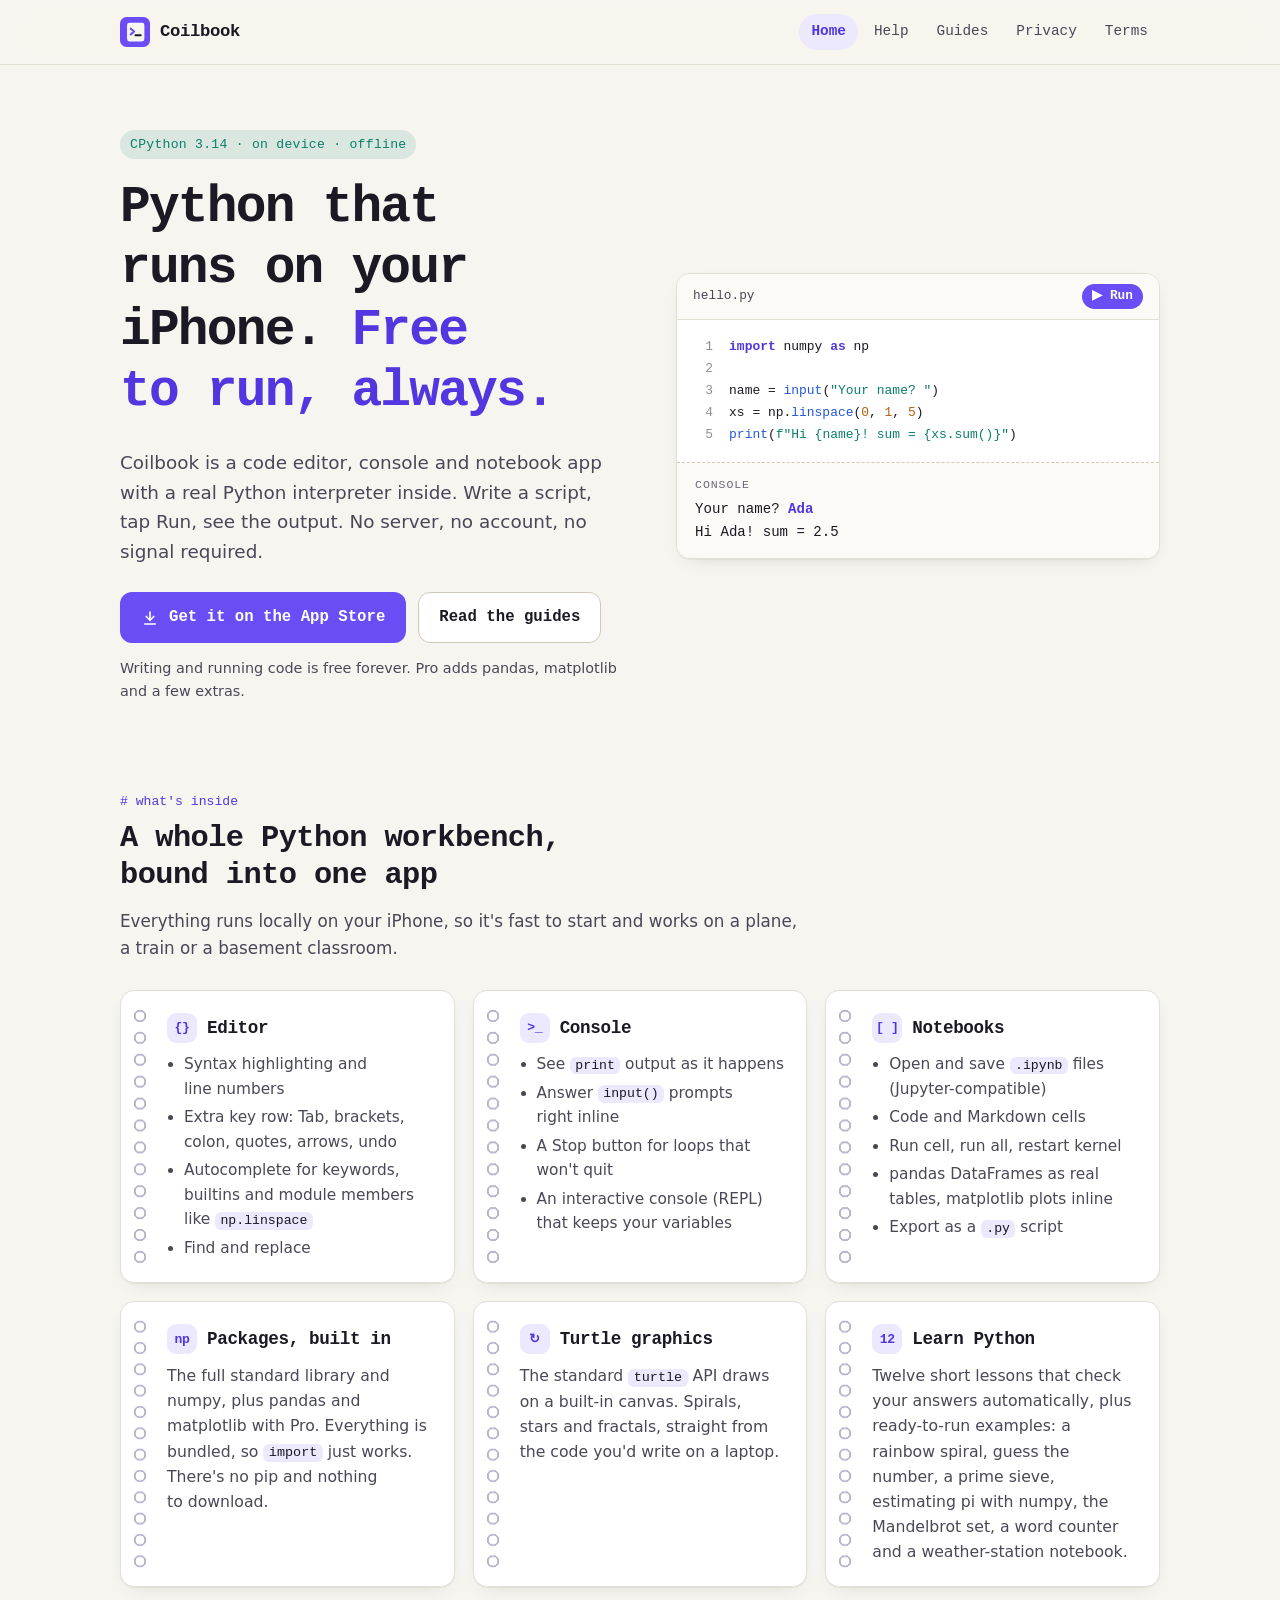
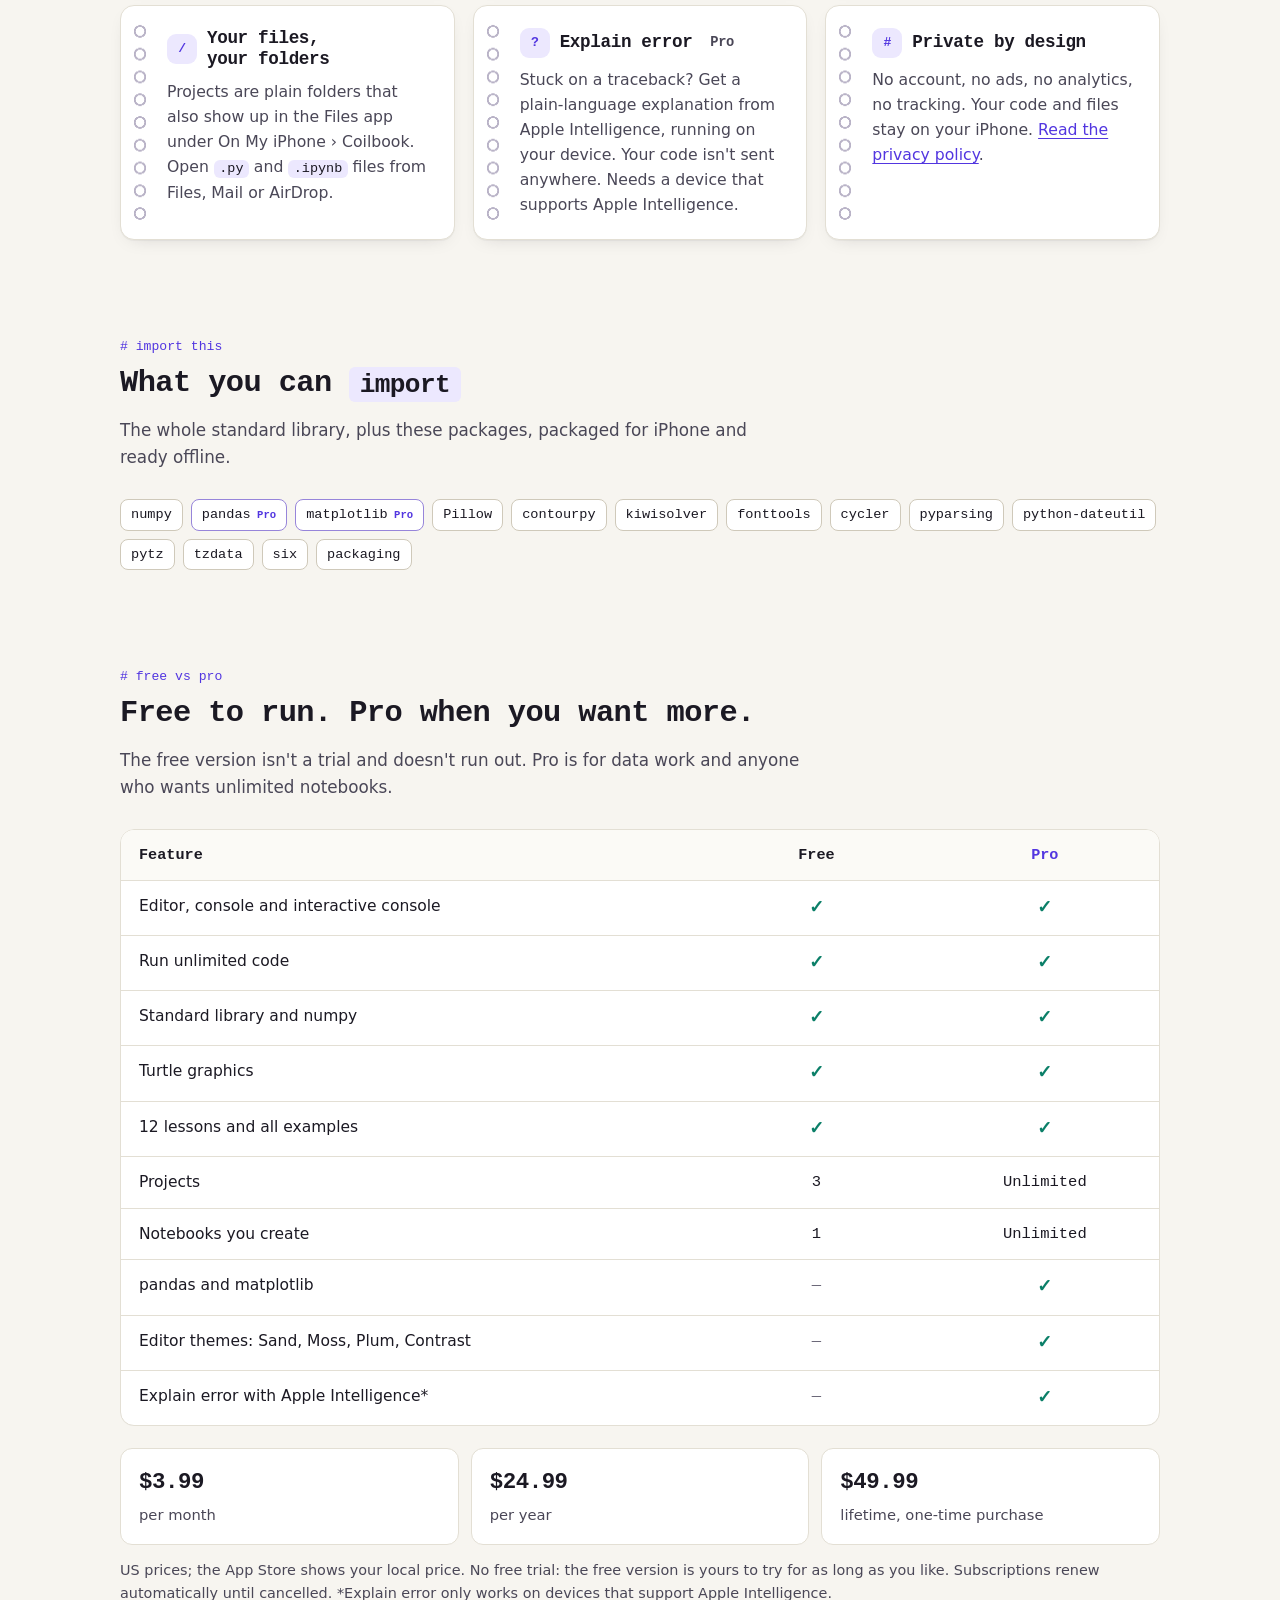
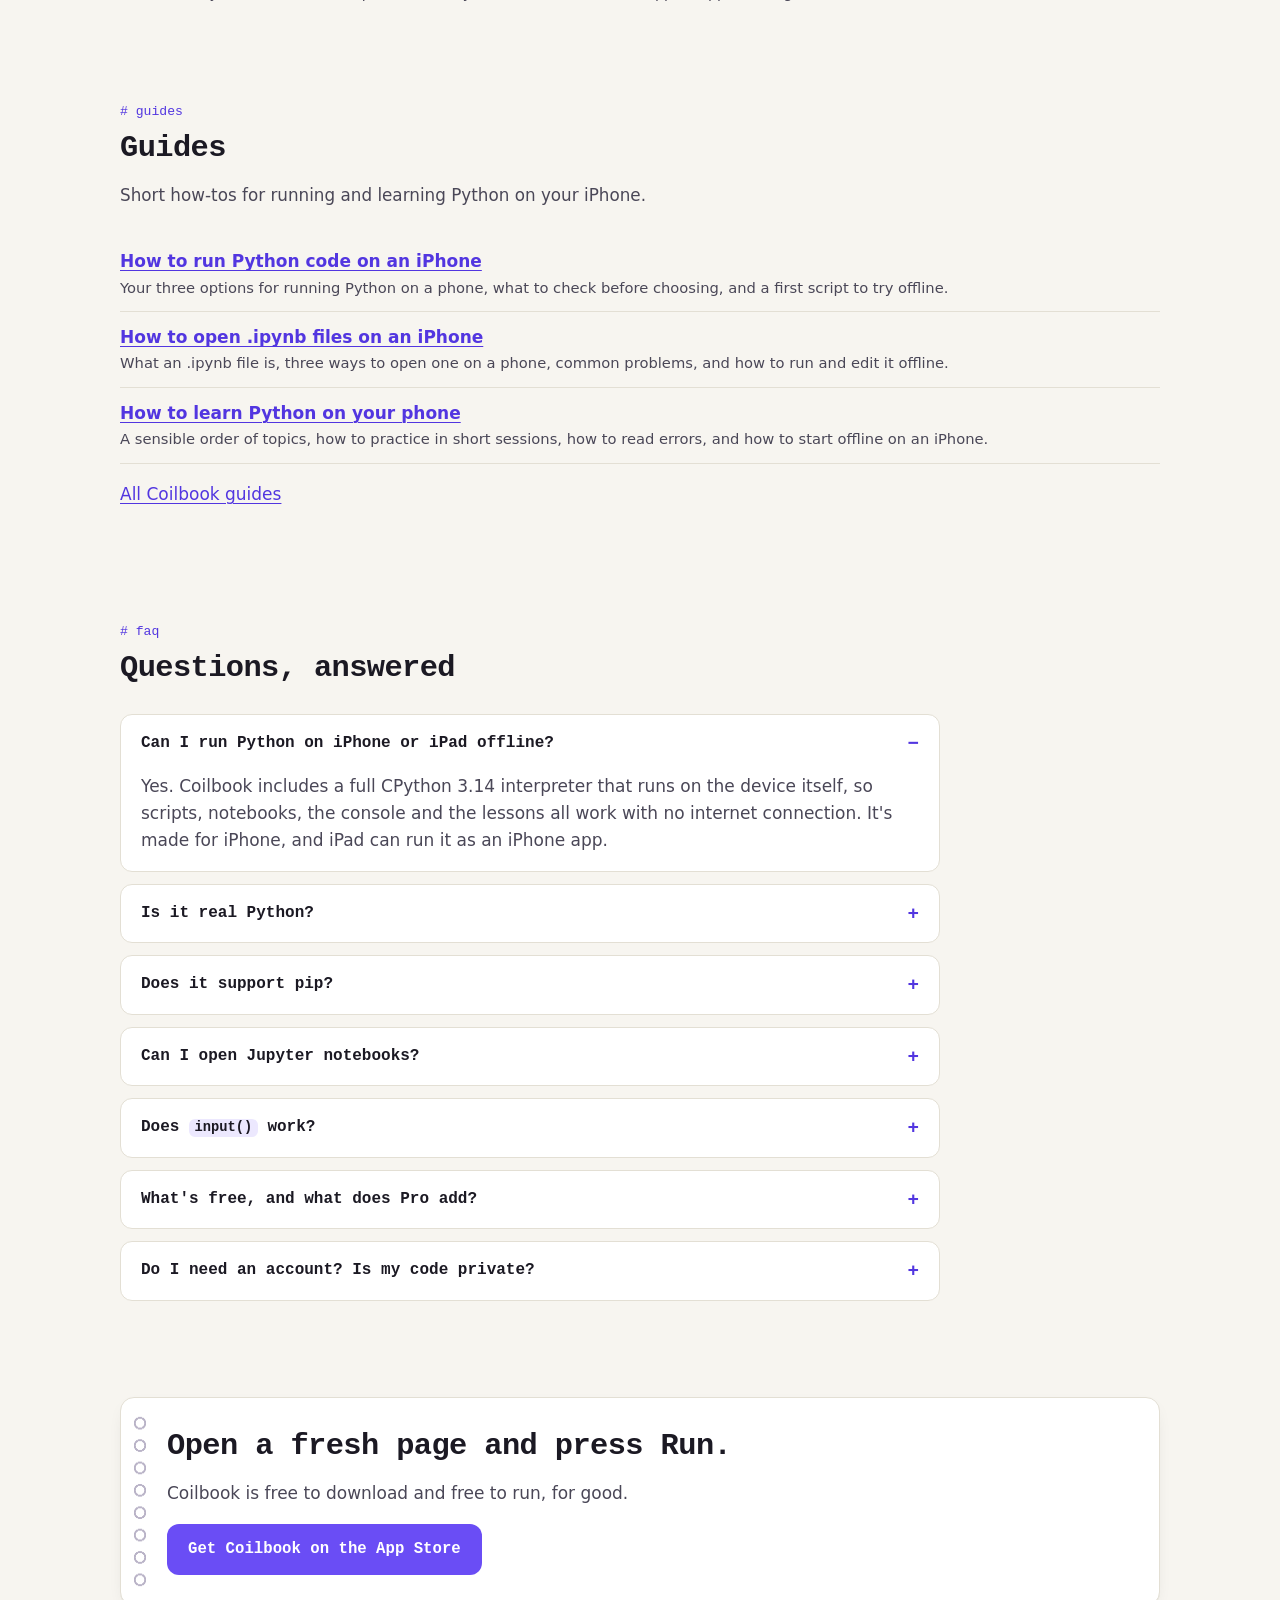
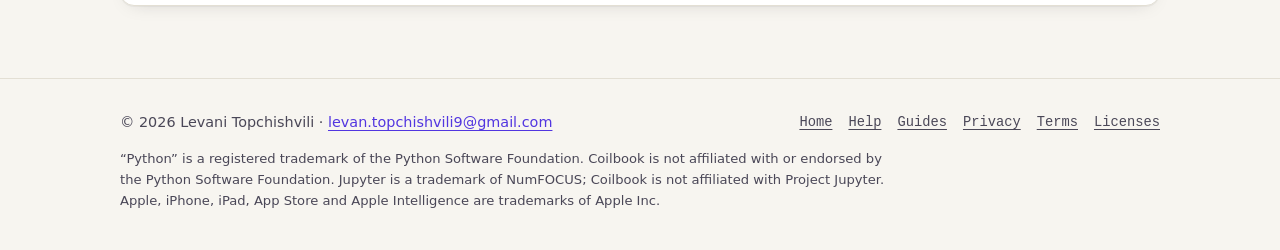
<file: docs/index.html>
<!doctype html>
<html lang="en">
<head>
  <meta charset="utf-8">
  <meta name="viewport" content="width=device-width, initial-scale=1">
  <title>Coilbook – Python on iPhone, offline</title>
  <meta name="description" content="Coilbook is a code editor, console and .ipynb notebook app that runs Python 3.14 entirely on your iPhone, offline. numpy, turtle and the full standard library included. Free to run, always.">
  <link rel="canonical" href="https://levan2002.github.io/coilbook/">
  <meta name="theme-color" content="#F7F5F0" media="(prefers-color-scheme: light)">
  <meta name="theme-color" content="#15131C" media="(prefers-color-scheme: dark)">
  <meta property="og:type" content="website">
  <meta property="og:site_name" content="Coilbook">
  <meta property="og:title" content="Coilbook – Python that runs on your iPhone">
  <meta property="og:description" content="Editor, console and Jupyter-compatible notebooks running CPython 3.14 on device. No account, no ads, no tracking.">
  <meta property="og:url" content="https://levan2002.github.io/coilbook/">
  <meta name="twitter:card" content="summary">
  <meta name="apple-itunes-app" content="app-id=6818796872">
  <link rel="icon" href="favicon.svg" type="image/svg+xml">
  <link rel="stylesheet" href="styles.css">
  <script type="application/ld+json">
  {
    "@context": "https://schema.org",
    "@type": "SoftwareApplication",
    "name": "Coilbook",
    "operatingSystem": "iOS",
    "applicationCategory": "DeveloperApplication",
    "description": "A code editor, console and Jupyter-compatible notebooks that run Python 3.14 (CPython) entirely on the iPhone, offline.",
    "url": "https://levan2002.github.io/coilbook/",
    "downloadUrl": "https://apps.apple.com/app/id6818796872",
    "author": { "@type": "Person", "name": "Levani Topchishvili" },
    "offers": { "@type": "Offer", "price": "0", "priceCurrency": "USD" }
  }
  </script>
  <script type="application/ld+json">
  {
    "@context": "https://schema.org",
    "@type": "FAQPage",
    "mainEntity": [
      {
        "@type": "Question",
        "name": "Can I run Python on iPhone or iPad offline?",
        "acceptedAnswer": { "@type": "Answer", "text": "Yes. Coilbook includes a full CPython 3.14 interpreter that runs on the device itself, so scripts, notebooks, the console and the lessons all work with no internet connection. It is made for iPhone, and iPad can run it as an iPhone app." }
      },
      {
        "@type": "Question",
        "name": "Does Coilbook support pip?",
        "acceptedAnswer": { "@type": "Answer", "text": "No. Coilbook does not download packages from the internet. It ships with the full standard library plus numpy, pandas and matplotlib (and their dependencies: Pillow, contourpy, kiwisolver, fonttools, cycler, pyparsing, python-dateutil, pytz, tzdata, six and packaging), all built in and ready to import." }
      },
      {
        "@type": "Question",
        "name": "Can I open Jupyter notebooks?",
        "acceptedAnswer": { "@type": "Answer", "text": "Yes. Coilbook opens and saves .ipynb files in the Jupyter-compatible format, with code and Markdown cells, inline results, pandas tables and matplotlib plots. You can also export a notebook as a .py script. Coilbook is not affiliated with Project Jupyter." }
      }
    ]
  }
  </script>
</head>
<body>
<a class="skip" href="#main">Skip to content</a>

<header class="site-header">
  <div class="wrap">
    <a class="brand" href="./">
      <svg class="brand-mark" viewBox="0 0 64 64" aria-hidden="true"><rect width="64" height="64" rx="14" fill="#6A4DF5"/><rect x="15" y="12" width="37" height="40" rx="5" fill="#F7F5F0"/><path d="M23 25l7 6-7 6" fill="none" stroke="#6A4DF5" stroke-width="4.5" stroke-linecap="round" stroke-linejoin="round"/><path d="M33 39h11" stroke="#1B1923" stroke-width="4.5" stroke-linecap="round"/></svg>
      Coilbook
    </a>
    <nav class="site-nav" aria-label="Main">
      <ul>
        <li><a href="./" aria-current="page">Home</a></li>
        <li><a href="help.html">Help</a></li>
        <li><a href="guides/">Guides</a></li>
        <li><a href="privacy.html">Privacy</a></li>
        <li><a href="terms.html">Terms</a></li>
      </ul>
    </nav>
  </div>
</header>

<main id="main">

  <section class="hero" aria-labelledby="hero-title">
    <div class="wrap">
      <div>
        <span class="eyebrow">CPython 3.14 · on device · offline</span>
        <h1 id="hero-title">Python that runs on your iPhone. <span class="accent">Free to run, always.</span></h1>
        <p class="lede">Coilbook is a code editor, console and notebook app with a real Python interpreter inside. Write a script, tap Run, see the output. No server, no account, no signal required.</p>
        <div class="cta">
          <a class="btn btn-primary" href="https://apps.apple.com/app/id6818796872">
            <svg viewBox="0 0 24 24" fill="none" stroke="currentColor" stroke-width="2.2" stroke-linecap="round" stroke-linejoin="round" aria-hidden="true"><path d="M12 4v11"/><path d="M7 10l5 5 5-5"/><path d="M5 20h14"/></svg>
            Get it on the App Store
          </a>
          <a class="btn btn-ghost" href="help.html">Read the guides</a>
        </div>
        <p class="fineprint">Writing and running code is free forever. Pro adds pandas, matplotlib and a few extras.</p>
      </div>

      <figure class="code" aria-label="A short Python script in Coilbook and the output it prints">
        <div class="code-bar"><span>hello.py</span><span class="run" aria-hidden="true">&#9654; Run</span></div>
<pre><code><span class="l"><span class="k">import</span> numpy <span class="k">as</span> np</span><span class="l"> </span><span class="l">name = <span class="f">input</span>(<span class="s">"Your name? "</span>)</span><span class="l">xs = np.<span class="f">linspace</span>(<span class="n">0</span>, <span class="n">1</span>, <span class="n">5</span>)</span><span class="l"><span class="f">print</span>(<span class="s">f"Hi {name}! sum = {xs.sum()}"</span>)</span></code></pre>
        <div class="out"><span class="out-label">Console</span>Your name? <span class="typed">Ada</span>
Hi Ada! sum = 2.5</div>
      </figure>
    </div>
  </section>

  <section id="features" aria-labelledby="features-title">
    <div class="wrap">
      <div class="section-head">
        <span class="tag"># what's inside</span>
        <h2 id="features-title">A whole Python workbench, bound into one app</h2>
        <p>Everything runs locally on your iPhone, so it's fast to start and works on a plane, a train or a basement classroom.</p>
      </div>

      <div class="grid">
        <article class="coil feature">
          <h3><span class="glyph" aria-hidden="true">{}</span>Editor</h3>
          <ul>
            <li>Syntax highlighting and line numbers</li>
            <li>Extra key row: Tab, brackets, colon, quotes, arrows, undo</li>
            <li>Autocomplete for keywords, builtins and module members like <code>np.linspace</code></li>
            <li>Find and replace</li>
          </ul>
        </article>

        <article class="coil feature">
          <h3><span class="glyph" aria-hidden="true">&gt;_</span>Console</h3>
          <ul>
            <li>See <code>print</code> output as it happens</li>
            <li>Answer <code>input()</code> prompts right inline</li>
            <li>A Stop button for loops that won't quit</li>
            <li>An interactive console (REPL) that keeps your variables</li>
          </ul>
        </article>

        <article class="coil feature">
          <h3><span class="glyph" aria-hidden="true">[ ]</span>Notebooks</h3>
          <ul>
            <li>Open and save <code>.ipynb</code> files (Jupyter-compatible)</li>
            <li>Code and Markdown cells</li>
            <li>Run cell, run all, restart kernel</li>
            <li>pandas DataFrames as real tables, matplotlib plots inline</li>
            <li>Export as a <code>.py</code> script</li>
          </ul>
        </article>

        <article class="coil feature">
          <h3><span class="glyph" aria-hidden="true">np</span>Packages, built in</h3>
          <p>The full standard library and numpy, plus pandas and matplotlib with Pro. Everything is bundled, so <code>import</code> just works. There's no pip and nothing to download.</p>
        </article>

        <article class="coil feature">
          <h3><span class="glyph" aria-hidden="true">&#8635;</span>Turtle graphics</h3>
          <p>The standard <code>turtle</code> API draws on a built-in canvas. Spirals, stars and fractals, straight from the code you'd write on a laptop.</p>
        </article>

        <article class="coil feature">
          <h3><span class="glyph" aria-hidden="true">12</span>Learn Python</h3>
          <p>Twelve short lessons that check your answers automatically, plus ready-to-run examples: a rainbow spiral, guess the number, a prime sieve, estimating pi with numpy, the Mandelbrot set, a word counter and a weather-station notebook.</p>
        </article>

        <article class="coil feature">
          <h3><span class="glyph" aria-hidden="true">/</span>Your files, your folders</h3>
          <p>Projects are plain folders that also show up in the Files app under On My iPhone › Coilbook. Open <code>.py</code> and <code>.ipynb</code> files from Files, Mail or AirDrop.</p>
        </article>

        <article class="coil feature">
          <h3><span class="glyph" aria-hidden="true">?</span>Explain error <small class="meta">&nbsp;Pro</small></h3>
          <p>Stuck on a traceback? Get a plain-language explanation from Apple Intelligence, running on your device. Your code isn't sent anywhere. Needs a device that supports Apple Intelligence.</p>
        </article>

        <article class="coil feature">
          <h3><span class="glyph" aria-hidden="true">#</span>Private by design</h3>
          <p>No account, no ads, no analytics, no tracking. Your code and files stay on your iPhone. <a href="privacy.html">Read the privacy policy</a>.</p>
        </article>
      </div>
    </div>
  </section>

  <section id="packages" aria-labelledby="packages-title">
    <div class="wrap">
      <div class="section-head">
        <span class="tag"># import this</span>
        <h2 id="packages-title">What you can <code>import</code></h2>
        <p>The whole standard library, plus these packages, packaged for iPhone and ready offline.</p>
      </div>
      <ul class="pkgs" aria-label="Bundled packages">
        <li>numpy</li>
        <li class="pro">pandas</li>
        <li class="pro">matplotlib</li>
        <li>Pillow</li>
        <li>contourpy</li>
        <li>kiwisolver</li>
        <li>fonttools</li>
        <li>cycler</li>
        <li>pyparsing</li>
        <li>python-dateutil</li>
        <li>pytz</li>
        <li>tzdata</li>
        <li>six</li>
        <li>packaging</li>
      </ul>
    </div>
  </section>

  <section id="pricing" aria-labelledby="pricing-title">
    <div class="wrap">
      <div class="section-head">
        <span class="tag"># free vs pro</span>
        <h2 id="pricing-title">Free to run. Pro when you want more.</h2>
        <p>The free version isn't a trial and doesn't run out. Pro is for data work and anyone who wants unlimited notebooks.</p>
      </div>

      <div class="table-scroll">
        <table class="plans">
          <caption class="visually-hidden">What's included in Coilbook Free and Coilbook Pro</caption>
          <thead>
            <tr><th scope="col">Feature</th><th scope="col">Free</th><th scope="col" class="pro-col">Pro</th></tr>
          </thead>
          <tbody>
            <tr><th scope="row">Editor, console and interactive console</th><td class="yes">&#10003;<span class="visually-hidden"> Included</span></td><td class="yes">&#10003;<span class="visually-hidden"> Included</span></td></tr>
            <tr><th scope="row">Run unlimited code</th><td class="yes">&#10003;<span class="visually-hidden"> Included</span></td><td class="yes">&#10003;<span class="visually-hidden"> Included</span></td></tr>
            <tr><th scope="row">Standard library and numpy</th><td class="yes">&#10003;<span class="visually-hidden"> Included</span></td><td class="yes">&#10003;<span class="visually-hidden"> Included</span></td></tr>
            <tr><th scope="row">Turtle graphics</th><td class="yes">&#10003;<span class="visually-hidden"> Included</span></td><td class="yes">&#10003;<span class="visually-hidden"> Included</span></td></tr>
            <tr><th scope="row">12 lessons and all examples</th><td class="yes">&#10003;<span class="visually-hidden"> Included</span></td><td class="yes">&#10003;<span class="visually-hidden"> Included</span></td></tr>
            <tr><th scope="row">Projects</th><td>3</td><td>Unlimited</td></tr>
            <tr><th scope="row">Notebooks you create</th><td>1</td><td>Unlimited</td></tr>
            <tr><th scope="row">pandas and matplotlib</th><td class="no">&mdash;<span class="visually-hidden"> Not included</span></td><td class="yes">&#10003;<span class="visually-hidden"> Included</span></td></tr>
            <tr><th scope="row">Editor themes: Sand, Moss, Plum, Contrast</th><td class="no">&mdash;<span class="visually-hidden"> Not included</span></td><td class="yes">&#10003;<span class="visually-hidden"> Included</span></td></tr>
            <tr><th scope="row">Explain error with Apple Intelligence*</th><td class="no">&mdash;<span class="visually-hidden"> Not included</span></td><td class="yes">&#10003;<span class="visually-hidden"> Included</span></td></tr>
          </tbody>
        </table>
      </div>

      <div class="prices" aria-label="Coilbook Pro prices">
        <div class="price"><b>$3.99</b><span>per month</span></div>
        <div class="price"><b>$24.99</b><span>per year</span></div>
        <div class="price"><b>$49.99</b><span>lifetime, one-time purchase</span></div>
      </div>
      <p class="fineprint" style="margin-top:14px">US prices; the App Store shows your local price. No free trial: the free version is yours to try for as long as you like. Subscriptions renew automatically until cancelled. *Explain error only works on devices that support Apple Intelligence.</p>
    </div>
  </section>

  <section id="guides" aria-labelledby="guides-title">
    <div class="wrap">
      <div class="section-head">
        <span class="tag"># guides</span>
        <h2 id="guides-title">Guides</h2>
        <p>Short how-tos for running and learning Python on your iPhone.</p>
      </div>
      <ul class="g-list">
<li><a href="guides/how-to-run-python-on-iphone.html">How to run Python code on an iPhone</a><span>Your three options for running Python on a phone, what to check before choosing, and a first script to try offline.</span></li>
<li><a href="guides/how-to-open-ipynb-files-on-iphone.html">How to open .ipynb files on an iPhone</a><span>What an .ipynb file is, three ways to open one on a phone, common problems, and how to run and edit it offline.</span></li>
<li><a href="guides/how-to-learn-python-on-your-iphone.html">How to learn Python on your phone</a><span>A sensible order of topics, how to practice in short sessions, how to read errors, and how to start offline on an iPhone.</span></li>
      </ul>
      <p><a href="guides/">All Coilbook guides</a></p>
    </div>
  </section>

  <section id="faq" aria-labelledby="faq-title">
    <div class="wrap">
      <div class="section-head">
        <span class="tag"># faq</span>
        <h2 id="faq-title">Questions, answered</h2>
      </div>
      <div class="faq">
        <details open>
          <summary>Can I run Python on iPhone or iPad offline?</summary>
          <div>
            <p>Yes. Coilbook includes a full CPython 3.14 interpreter that runs on the device itself, so scripts, notebooks, the console and the lessons all work with no internet connection. It's made for iPhone, and iPad can run it as an iPhone app.</p>
          </div>
        </details>
        <details>
          <summary>Is it real Python?</summary>
          <div>
            <p>Yes. It's CPython 3.14, the reference implementation, with the full standard library. Code you write in Coilbook is ordinary Python, so it runs the same way on a Mac or PC.</p>
          </div>
        </details>
        <details>
          <summary>Does it support pip?</summary>
          <div>
            <p>No. Coilbook doesn't download packages from the internet. Instead it ships with the full standard library plus numpy, pandas and matplotlib (and their dependencies: Pillow, contourpy, kiwisolver, fonttools, cycler, pyparsing, python-dateutil, pytz, tzdata, six and packaging), all built in and ready to <code>import</code>. pandas and matplotlib need Pro.</p>
          </div>
        </details>
        <details>
          <summary>Can I open Jupyter notebooks?</summary>
          <div>
            <p>Yes. Coilbook opens and saves <code>.ipynb</code> files in the Jupyter-compatible format, with code and Markdown cells, inline results, pandas tables and matplotlib plots. You can also export a notebook as a <code>.py</code> script. Open notebooks from the Files app, Mail or AirDrop. (Coilbook is an independent app and isn't affiliated with Project Jupyter.)</p>
          </div>
        </details>
        <details>
          <summary>Does <code>input()</code> work?</summary>
          <div>
            <p>Yes. When your program asks for input, the prompt appears in the console and you type the answer right there, just like in a terminal.</p>
          </div>
        </details>
        <details>
          <summary>What's free, and what does Pro add?</summary>
          <div>
            <p>Free: the editor, unlimited code runs, the standard library, numpy, turtle, the console, all lessons and examples, 3 projects and 1 notebook you create. Pro adds pandas and matplotlib, unlimited notebooks and projects, four editor themes and Explain error. Pro is $3.99 a month, $24.99 a year or $49.99 once for lifetime.</p>
          </div>
        </details>
        <details>
          <summary>Do I need an account? Is my code private?</summary>
          <div>
            <p>No account is needed. There are no ads, no analytics and no tracking, and your code and files stay on your iPhone. Details are in the <a href="privacy.html">privacy policy</a>.</p>
          </div>
        </details>
      </div>
    </div>
  </section>

  <section aria-labelledby="cta-title">
    <div class="wrap">
      <div class="coil" style="padding-top:30px;padding-bottom:30px">
        <h2 id="cta-title">Open a fresh page and press Run.</h2>
        <p style="color:var(--ink-2)">Coilbook is free to download and free to run, for good.</p>
        <a class="btn btn-primary" href="https://apps.apple.com/app/id6818796872">Get Coilbook on the App Store</a>
      </div>
    </div>
  </section>

</main>

<footer class="site-footer">
  <div class="wrap">
    <div class="footer-top">
      <p style="margin:0">&copy; 2026 Levani Topchishvili · <a href="mailto:levan.topchishvili9@gmail.com">levan.topchishvili9@gmail.com</a></p>
      <ul class="footer-links">
        <li><a href="./">Home</a></li>
        <li><a href="help.html">Help</a></li>
        <li><a href="guides/">Guides</a></li>
        <li><a href="privacy.html">Privacy</a></li>
        <li><a href="terms.html">Terms</a></li>
        <li><a href="licenses.html">Licenses</a></li>
      </ul>
    </div>
    <p class="trademark">&ldquo;Python&rdquo; is a registered trademark of the Python Software Foundation. Coilbook is not affiliated with or endorsed by the Python Software Foundation. Jupyter is a trademark of NumFOCUS; Coilbook is not affiliated with Project Jupyter. Apple, iPhone, iPad, App Store and Apple Intelligence are trademarks of Apple Inc.</p>
  </div>
</footer>
</body>
</html>
</file>
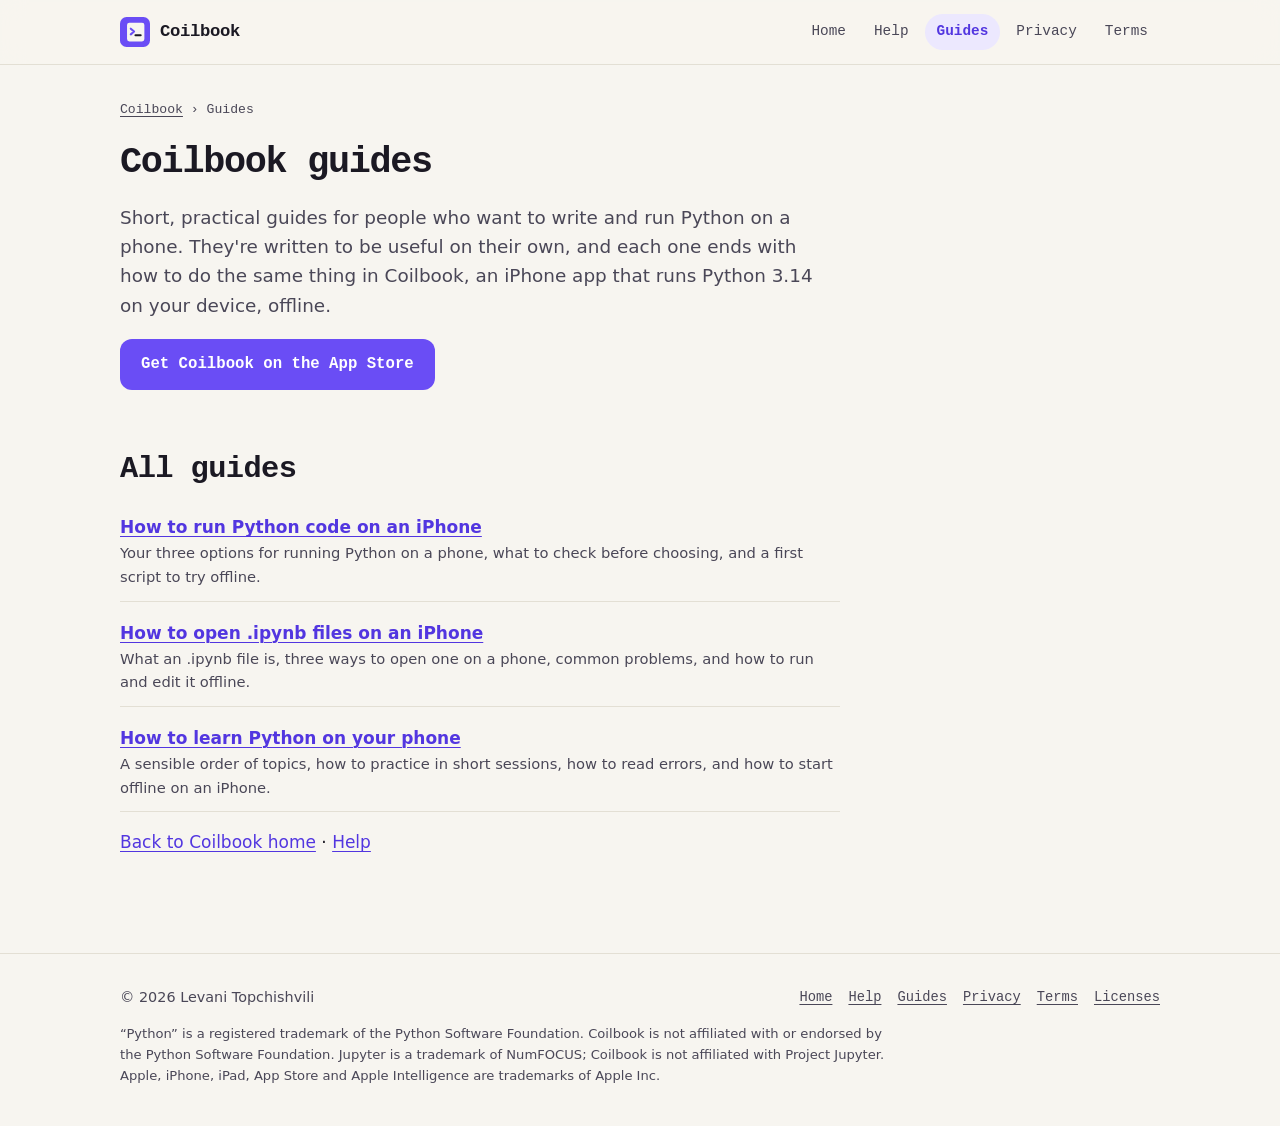
<file: docs/guides/index.html>
<!doctype html>
<html lang="en">
<head>
<meta charset="utf-8">
<meta name="viewport" content="width=device-width, initial-scale=1">
<title>Python on iPhone Guides: Run, Notebooks and Learning – Coilbook</title>
<meta name="description" content="Practical guides for Python on iPhone: running code offline, opening .ipynb notebooks, and learning Python on your phone. By the developer of Coilbook.">
<link rel="canonical" href="https://levan2002.github.io/coilbook/guides/">
<meta name="theme-color" content="#F7F5F0" media="(prefers-color-scheme: light)">
<meta name="theme-color" content="#15131C" media="(prefers-color-scheme: dark)">
<link rel="icon" href="../favicon.svg" type="image/svg+xml">
<link rel="stylesheet" href="../styles.css">
<meta property="og:type" content="website">
<meta property="og:title" content="Python on iPhone Guides: Run, Notebooks and Learning – Coilbook">
<meta property="og:description" content="Practical guides for Python on iPhone: running code offline, opening .ipynb notebooks, and learning Python on your phone. By the developer of Coilbook.">
<meta property="og:url" content="https://levan2002.github.io/coilbook/guides/">
<meta property="og:site_name" content="Coilbook">
<meta name="twitter:card" content="summary">
<meta name="apple-itunes-app" content="app-id=6818796872">
<script type="application/ld+json">
{
 "@context": "https://schema.org",
 "@type": "BreadcrumbList",
 "itemListElement": [
  {
   "@type": "ListItem",
   "position": 1,
   "name": "Coilbook home",
   "item": "https://levan2002.github.io/coilbook/"
  },
  {
   "@type": "ListItem",
   "position": 2,
   "name": "Guides",
   "item": "https://levan2002.github.io/coilbook/guides/"
  }
 ]
}
</script>
<script type="application/ld+json">
{
 "@context": "https://schema.org",
 "@type": "CollectionPage",
 "name": "Coilbook guides",
 "description": "Practical guides for Python on iPhone: running code offline, opening .ipynb notebooks, and learning Python on your phone. By the developer of Coilbook.",
 "url": "https://levan2002.github.io/coilbook/guides/",
 "author": {
  "@type": "Person",
  "name": "Levani Topchishvili"
 },
 "dateModified": "2026-10-05"
}
</script>
</head>
<body>
<a class="skip" href="#main">Skip to content</a>

<header class="site-header">
  <div class="wrap">
    <a class="brand" href="../">
      <svg class="brand-mark" viewBox="0 0 64 64" aria-hidden="true"><rect width="64" height="64" rx="14" fill="#6A4DF5"/><rect x="15" y="12" width="37" height="40" rx="5" fill="#F7F5F0"/><path d="M23 25l7 6-7 6" fill="none" stroke="#6A4DF5" stroke-width="4.5" stroke-linecap="round" stroke-linejoin="round"/><path d="M33 39h11" stroke="#1B1923" stroke-width="4.5" stroke-linecap="round"/></svg>
      Coilbook
    </a>
    <nav class="site-nav" aria-label="Main">
      <ul>
        <li><a href="../">Home</a></li>
        <li><a href="../help.html">Help</a></li>
        <li><a href="./" aria-current="page">Guides</a></li>
        <li><a href="../privacy.html">Privacy</a></li>
        <li><a href="../terms.html">Terms</a></li>
      </ul>
    </nav>
  </div>
</header>

<main id="main">
<div class="wrap guide-top">
<nav class="crumbs" aria-label="Breadcrumb"><a href="../">Coilbook</a> <span aria-hidden="true">›</span> Guides</nav>
<article class="guide-art">
<h1>Coilbook guides</h1>
<p class="lead">Short, practical guides for people who want to write and run Python on a phone. They're written to be useful on their own, and each one ends with how to do the same thing in Coilbook, an iPhone app that runs Python 3.14 on your device, offline.</p>
<p class="g-cta-row"><a class="btn btn-primary" href="https://apps.apple.com/app/id6818796872">Get Coilbook on the App Store</a></p>
<h2>All guides</h2>
<ul class="g-list">
<li><a href="how-to-run-python-on-iphone.html">How to run Python code on an iPhone</a><span>Your three options for running Python on a phone, what to check before choosing, and a first script to try offline.</span></li>
<li><a href="how-to-open-ipynb-files-on-iphone.html">How to open .ipynb files on an iPhone</a><span>What an .ipynb file is, three ways to open one on a phone, common problems, and how to run and edit it offline.</span></li>
<li><a href="how-to-learn-python-on-your-iphone.html">How to learn Python on your phone</a><span>A sensible order of topics, how to practice in short sessions, how to read errors, and how to start offline on an iPhone.</span></li>
</ul>
<p><a href="../">Back to Coilbook home</a> · <a href="../help.html">Help</a></p>
</article>
</div>
</main>

<footer class="site-footer">
  <div class="wrap">
    <div class="footer-top">
      <p style="margin:0">&copy; 2026 Levani Topchishvili</p>
      <ul class="footer-links">
        <li><a href="../">Home</a></li>
        <li><a href="../help.html">Help</a></li>
        <li><a href="./">Guides</a></li>
        <li><a href="../privacy.html">Privacy</a></li>
        <li><a href="../terms.html">Terms</a></li>
        <li><a href="../licenses.html">Licenses</a></li>
      </ul>
    </div>
    <p class="trademark">&ldquo;Python&rdquo; is a registered trademark of the Python Software Foundation. Coilbook is not affiliated with or endorsed by the Python Software Foundation. Jupyter is a trademark of NumFOCUS; Coilbook is not affiliated with Project Jupyter. Apple, iPhone, iPad, App Store and Apple Intelligence are trademarks of Apple Inc.</p>
  </div>
</footer>
</body></html>
</file>
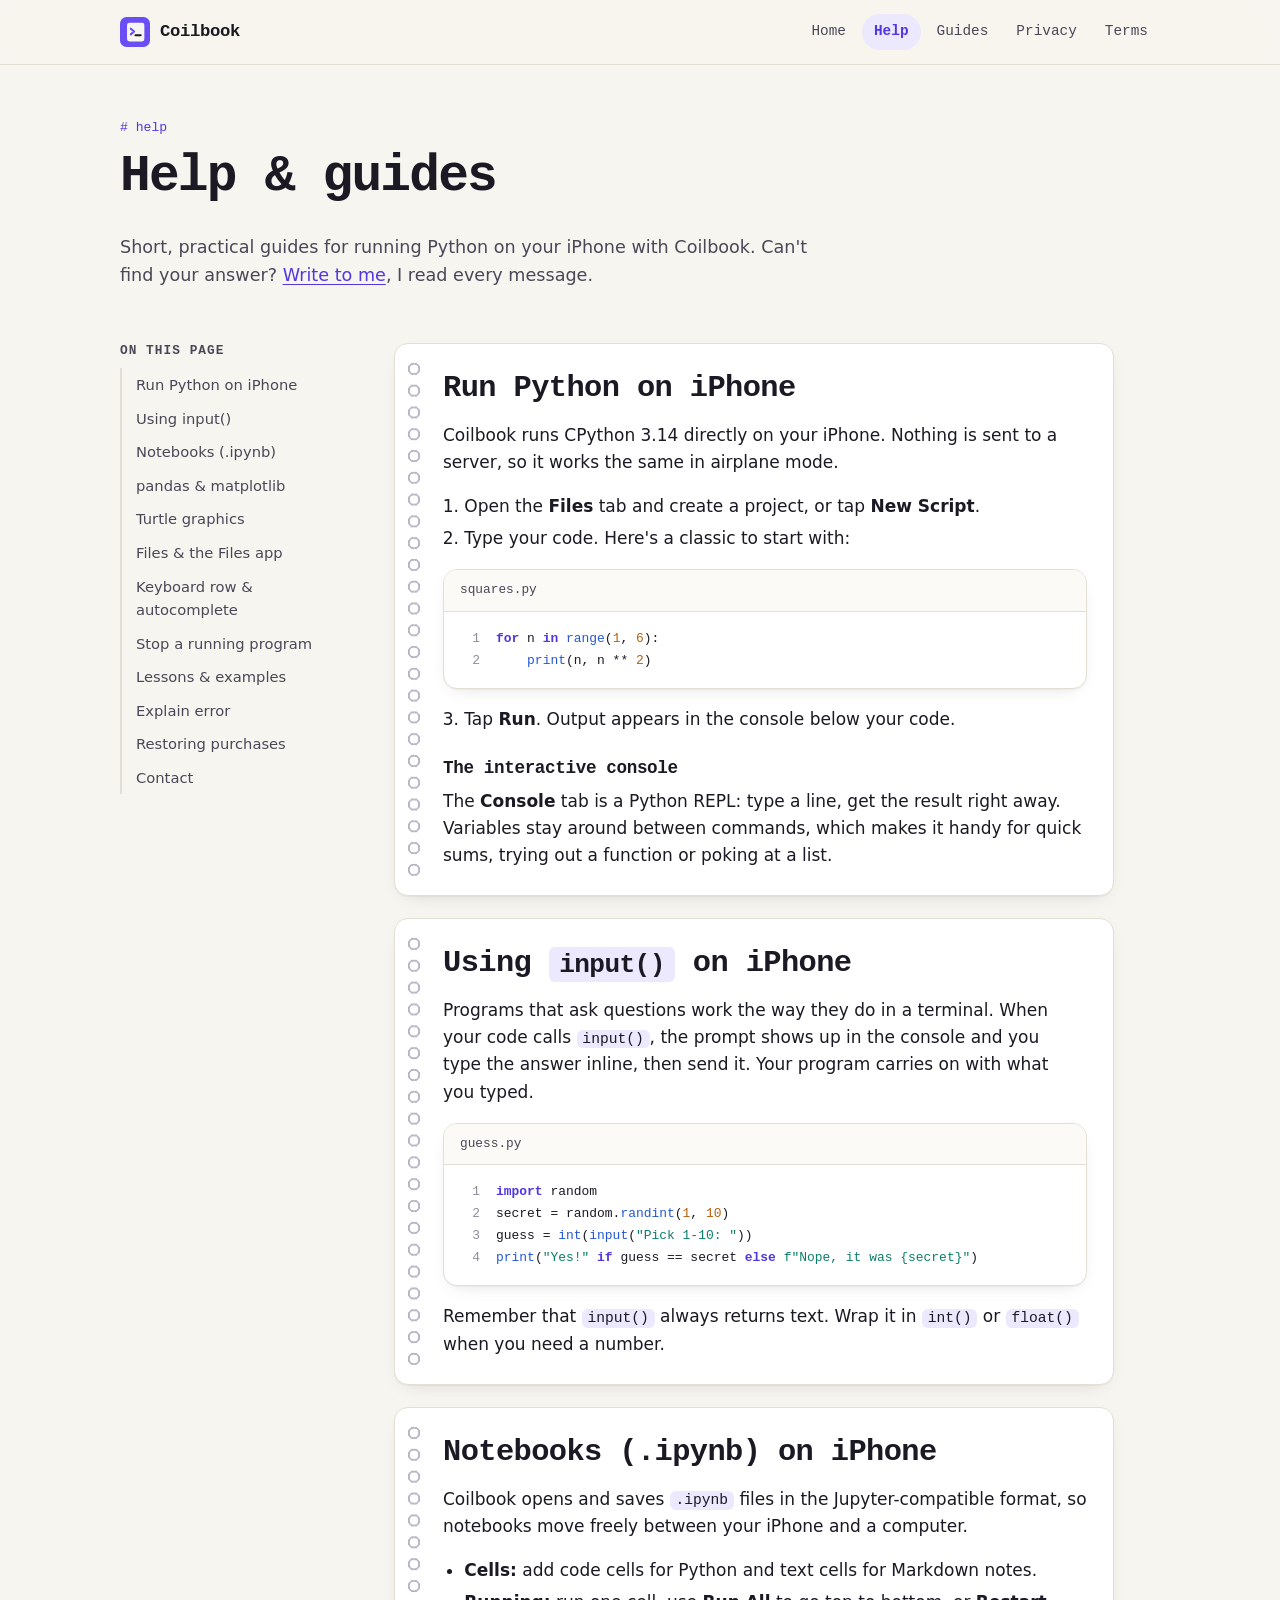
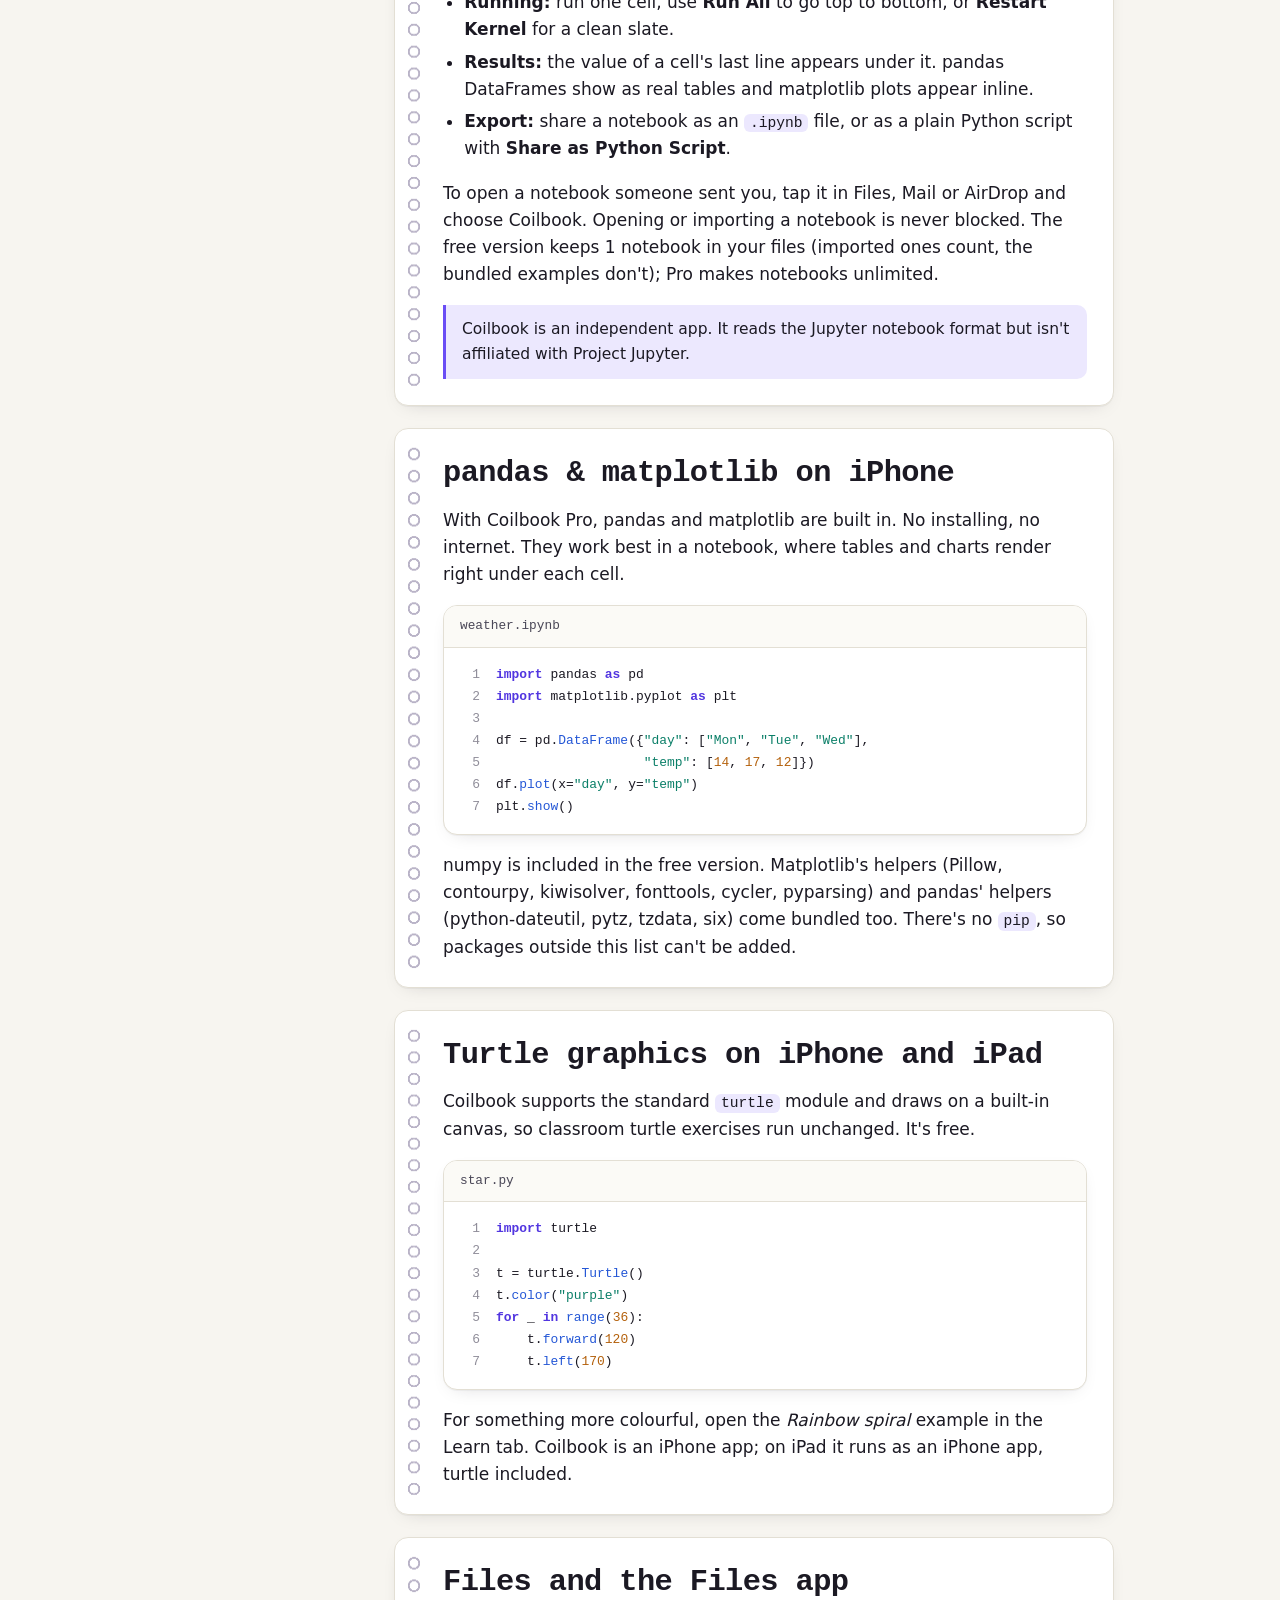
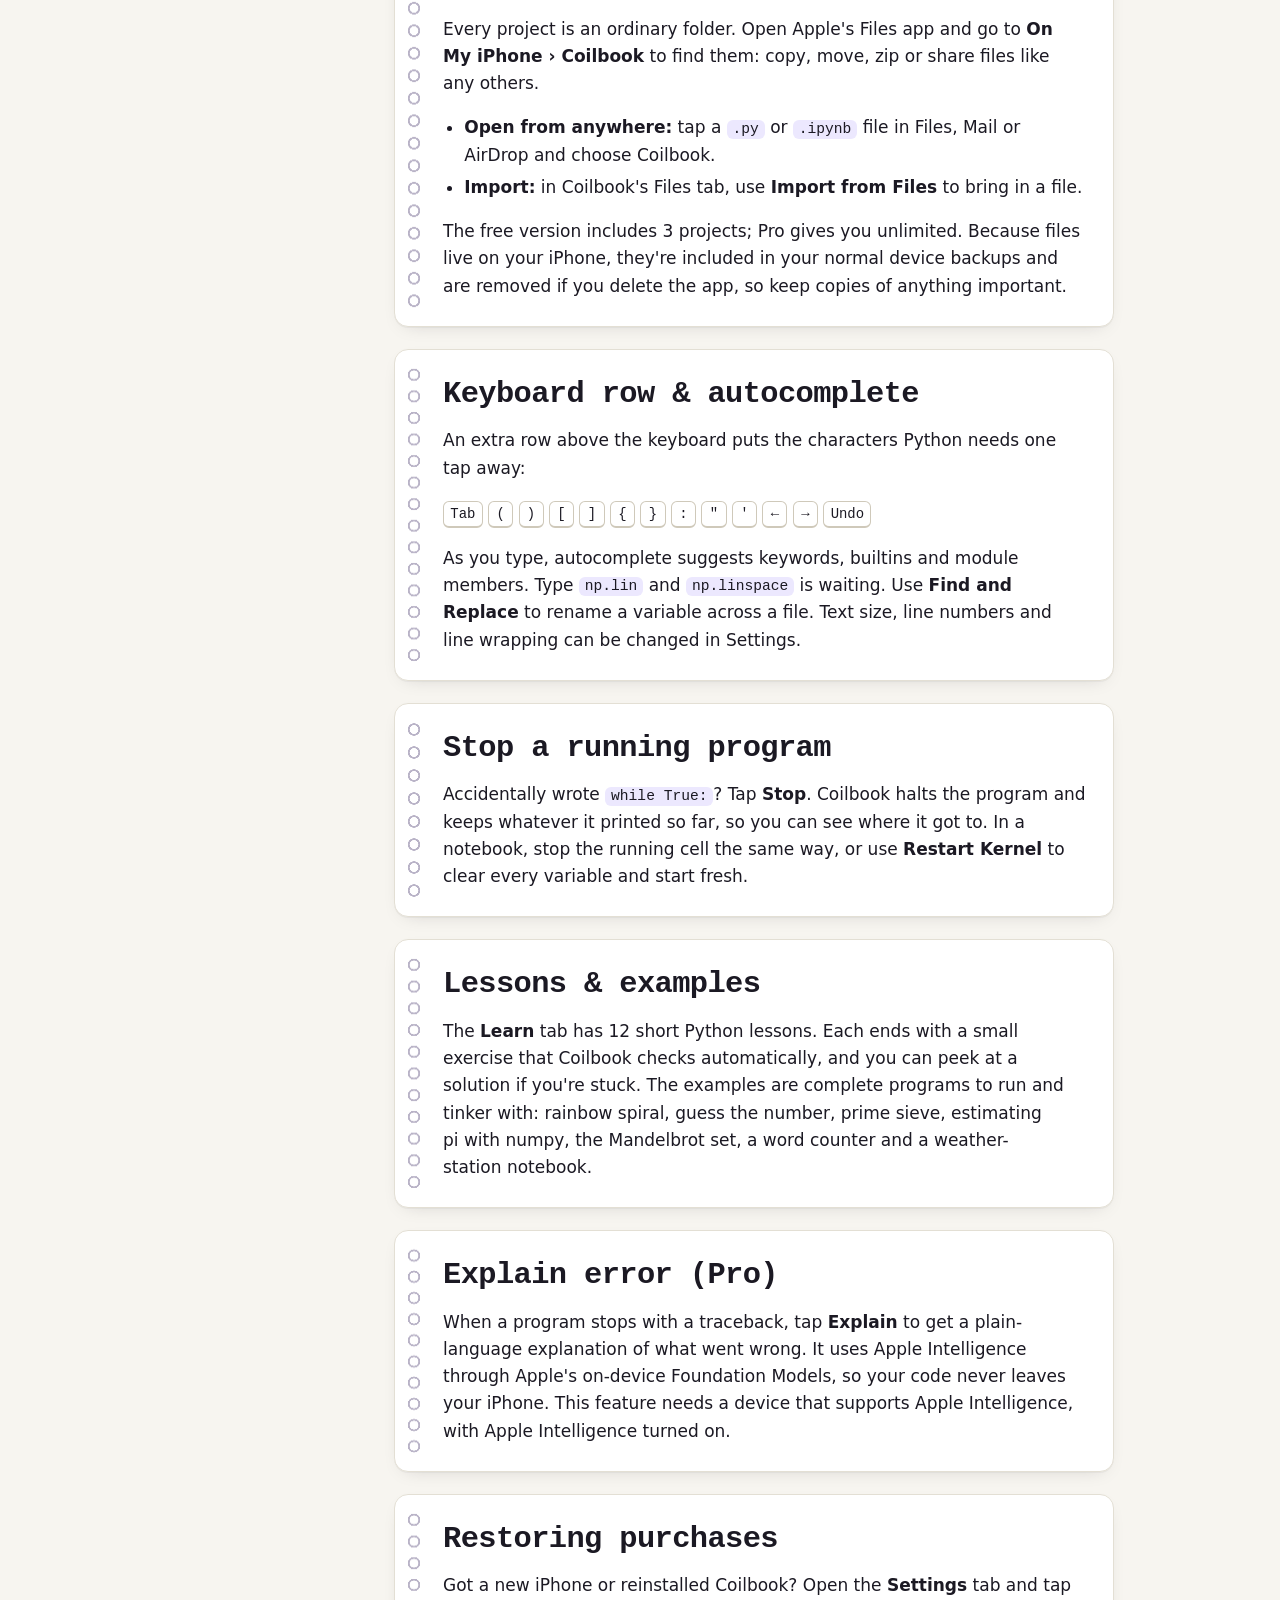
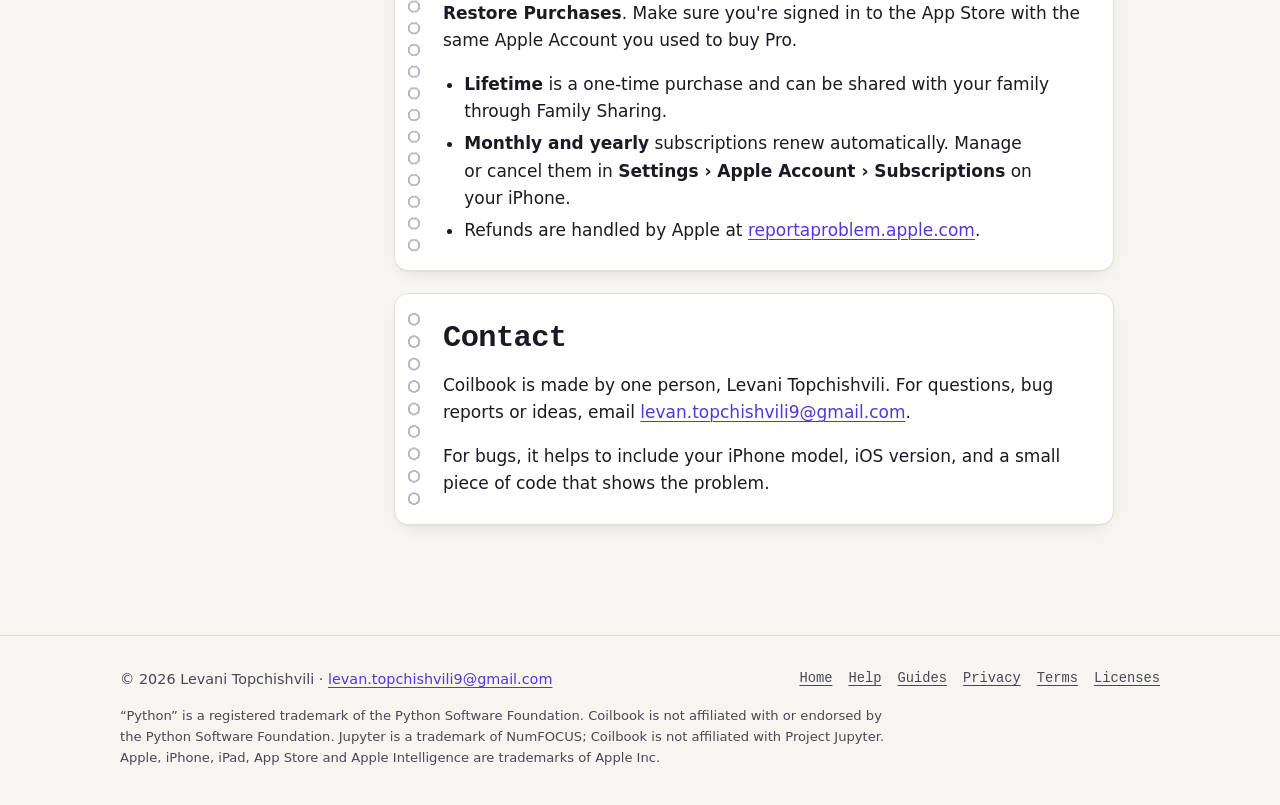
<file: docs/help.html>
<!doctype html>
<html lang="en">
<head>
  <meta charset="utf-8">
  <meta name="viewport" content="width=device-width, initial-scale=1">
  <title>Help &amp; guides – Coilbook</title>
  <meta name="description" content="How to run Python on iPhone with Coilbook: input(), .ipynb notebooks, pandas and matplotlib, turtle graphics, the Files app, the keyboard row, stopping a program, restoring purchases and support.">
  <link rel="canonical" href="https://levan2002.github.io/coilbook/help.html">
  <meta name="theme-color" content="#F7F5F0" media="(prefers-color-scheme: light)">
  <meta name="theme-color" content="#15131C" media="(prefers-color-scheme: dark)">
  <meta property="og:type" content="website">
  <meta property="og:site_name" content="Coilbook">
  <meta property="og:title" content="Coilbook help: run Python on iPhone">
  <meta property="og:description" content="Guides for the Coilbook editor, console and .ipynb notebooks on iPhone.">
  <meta property="og:url" content="https://levan2002.github.io/coilbook/help.html">
  <link rel="icon" href="favicon.svg" type="image/svg+xml">
  <link rel="stylesheet" href="styles.css">
</head>
<body>
<a class="skip" href="#main">Skip to content</a>

<header class="site-header">
  <div class="wrap">
    <a class="brand" href="./">
      <svg class="brand-mark" viewBox="0 0 64 64" aria-hidden="true"><rect width="64" height="64" rx="14" fill="#6A4DF5"/><rect x="15" y="12" width="37" height="40" rx="5" fill="#F7F5F0"/><path d="M23 25l7 6-7 6" fill="none" stroke="#6A4DF5" stroke-width="4.5" stroke-linecap="round" stroke-linejoin="round"/><path d="M33 39h11" stroke="#1B1923" stroke-width="4.5" stroke-linecap="round"/></svg>
      Coilbook
    </a>
    <nav class="site-nav" aria-label="Main">
      <ul>
        <li><a href="./">Home</a></li>
        <li><a href="help.html" aria-current="page">Help</a></li>
        <li><a href="guides/">Guides</a></li>
        <li><a href="privacy.html">Privacy</a></li>
        <li><a href="terms.html">Terms</a></li>
      </ul>
    </nav>
  </div>
</header>

<main id="main">
  <div class="wrap">
    <header class="page-head">
      <span class="tag"># help</span>
      <h1>Help &amp; guides</h1>
      <p>Short, practical guides for running Python on your iPhone with Coilbook. Can't find your answer? <a href="#contact">Write to me</a>, I read every message.</p>
    </header>

    <div class="doc">
      <nav class="toc" aria-label="On this page">
        <h2>On this page</h2>
        <ol>
          <li><a href="#run-python-on-iphone">Run Python on iPhone</a></li>
          <li><a href="#input">Using input()</a></li>
          <li><a href="#notebooks">Notebooks (.ipynb)</a></li>
          <li><a href="#pandas-matplotlib">pandas &amp; matplotlib</a></li>
          <li><a href="#turtle-graphics">Turtle graphics</a></li>
          <li><a href="#files">Files &amp; the Files app</a></li>
          <li><a href="#keyboard-autocomplete">Keyboard row &amp; autocomplete</a></li>
          <li><a href="#stop-program">Stop a running program</a></li>
          <li><a href="#lessons">Lessons &amp; examples</a></li>
          <li><a href="#explain-error">Explain error</a></li>
          <li><a href="#restore-purchases">Restoring purchases</a></li>
          <li><a href="#contact">Contact</a></li>
        </ol>
      </nav>

      <div class="prose">

        <section id="run-python-on-iphone" class="coil" aria-labelledby="h-run">
          <h2 id="h-run"><a class="anchor" href="#run-python-on-iphone">Run Python on iPhone</a></h2>
          <p>Coilbook runs CPython 3.14 directly on your iPhone. Nothing is sent to a server, so it works the same in airplane mode.</p>
          <ol>
            <li>Open the <strong>Files</strong> tab and create a project, or tap <strong>New Script</strong>.</li>
            <li>Type your code. Here's a classic to start with:</li>
          </ol>
          <figure class="code">
            <div class="code-bar"><span>squares.py</span></div>
<pre><code><span class="l"><span class="k">for</span> n <span class="k">in</span> <span class="f">range</span>(<span class="n">1</span>, <span class="n">6</span>):</span><span class="l">    <span class="f">print</span>(n, n ** <span class="n">2</span>)</span></code></pre>
          </figure>
          <ol start="3" style="margin-top:1em">
            <li>Tap <strong>Run</strong>. Output appears in the console below your code.</li>
          </ol>
          <h3>The interactive console</h3>
          <p>The <strong>Console</strong> tab is a Python REPL: type a line, get the result right away. Variables stay around between commands, which makes it handy for quick sums, trying out a function or poking at a list.</p>
        </section>

        <section id="input" class="coil" aria-labelledby="h-input">
          <h2 id="h-input"><a class="anchor" href="#input">Using <code>input()</code> on iPhone</a></h2>
          <p>Programs that ask questions work the way they do in a terminal. When your code calls <code>input()</code>, the prompt shows up in the console and you type the answer inline, then send it. Your program carries on with what you typed.</p>
          <figure class="code">
            <div class="code-bar"><span>guess.py</span></div>
<pre><code><span class="l"><span class="k">import</span> random</span><span class="l">secret = random.<span class="f">randint</span>(<span class="n">1</span>, <span class="n">10</span>)</span><span class="l">guess = <span class="f">int</span>(<span class="f">input</span>(<span class="s">"Pick 1-10: "</span>))</span><span class="l"><span class="f">print</span>(<span class="s">"Yes!"</span> <span class="k">if</span> guess == secret <span class="k">else</span> <span class="s">f"Nope, it was {secret}"</span>)</span></code></pre>
          </figure>
          <p style="margin-top:1em">Remember that <code>input()</code> always returns text. Wrap it in <code>int()</code> or <code>float()</code> when you need a number.</p>
        </section>

        <section id="notebooks" class="coil" aria-labelledby="h-nb">
          <h2 id="h-nb"><a class="anchor" href="#notebooks">Notebooks (.ipynb) on iPhone</a></h2>
          <p>Coilbook opens and saves <code>.ipynb</code> files in the Jupyter-compatible format, so notebooks move freely between your iPhone and a computer.</p>
          <ul>
            <li><strong>Cells:</strong> add code cells for Python and text cells for Markdown notes.</li>
            <li><strong>Running:</strong> run one cell, use <strong>Run All</strong> to go top to bottom, or <strong>Restart Kernel</strong> for a clean slate.</li>
            <li><strong>Results:</strong> the value of a cell's last line appears under it. pandas DataFrames show as real tables and matplotlib plots appear inline.</li>
            <li><strong>Export:</strong> share a notebook as an <code>.ipynb</code> file, or as a plain Python script with <strong>Share as Python Script</strong>.</li>
          </ul>
          <p>To open a notebook someone sent you, tap it in Files, Mail or AirDrop and choose Coilbook. Opening or importing a notebook is never blocked. The free version keeps 1 notebook in your files (imported ones count, the bundled examples don't); Pro makes notebooks unlimited.</p>
          <p class="note">Coilbook is an independent app. It reads the Jupyter notebook format but isn't affiliated with Project Jupyter.</p>
        </section>

        <section id="pandas-matplotlib" class="coil" aria-labelledby="h-pd">
          <h2 id="h-pd"><a class="anchor" href="#pandas-matplotlib">pandas &amp; matplotlib on iPhone</a></h2>
          <p>With Coilbook Pro, pandas and matplotlib are built in. No installing, no internet. They work best in a notebook, where tables and charts render right under each cell.</p>
          <figure class="code">
            <div class="code-bar"><span>weather.ipynb</span></div>
<pre><code><span class="l"><span class="k">import</span> pandas <span class="k">as</span> pd</span><span class="l"><span class="k">import</span> matplotlib.pyplot <span class="k">as</span> plt</span><span class="l"> </span><span class="l">df = pd.<span class="f">DataFrame</span>({<span class="s">"day"</span>: [<span class="s">"Mon"</span>, <span class="s">"Tue"</span>, <span class="s">"Wed"</span>],</span><span class="l">                   <span class="s">"temp"</span>: [<span class="n">14</span>, <span class="n">17</span>, <span class="n">12</span>]})</span><span class="l">df.<span class="f">plot</span>(x=<span class="s">"day"</span>, y=<span class="s">"temp"</span>)</span><span class="l">plt.<span class="f">show</span>()</span></code></pre>
          </figure>
          <p style="margin-top:1em">numpy is included in the free version. Matplotlib's helpers (Pillow, contourpy, kiwisolver, fonttools, cycler, pyparsing) and pandas' helpers (python-dateutil, pytz, tzdata, six) come bundled too. There's no <code>pip</code>, so packages outside this list can't be added.</p>
        </section>

        <section id="turtle-graphics" class="coil" aria-labelledby="h-turtle">
          <h2 id="h-turtle"><a class="anchor" href="#turtle-graphics">Turtle graphics on iPhone and iPad</a></h2>
          <p>Coilbook supports the standard <code>turtle</code> module and draws on a built-in canvas, so classroom turtle exercises run unchanged. It's free.</p>
          <figure class="code">
            <div class="code-bar"><span>star.py</span></div>
<pre><code><span class="l"><span class="k">import</span> turtle</span><span class="l"> </span><span class="l">t = turtle.<span class="f">Turtle</span>()</span><span class="l">t.<span class="f">color</span>(<span class="s">"purple"</span>)</span><span class="l"><span class="k">for</span> _ <span class="k">in</span> <span class="f">range</span>(<span class="n">36</span>):</span><span class="l">    t.<span class="f">forward</span>(<span class="n">120</span>)</span><span class="l">    t.<span class="f">left</span>(<span class="n">170</span>)</span></code></pre>
          </figure>
          <p style="margin-top:1em">For something more colourful, open the <em>Rainbow spiral</em> example in the Learn tab. Coilbook is an iPhone app; on iPad it runs as an iPhone app, turtle included.</p>
        </section>

        <section id="files" class="coil" aria-labelledby="h-files">
          <h2 id="h-files"><a class="anchor" href="#files">Files and the Files app</a></h2>
          <p>Every project is an ordinary folder. Open Apple's Files app and go to <strong>On My iPhone › Coilbook</strong> to find them: copy, move, zip or share files like any others.</p>
          <ul>
            <li><strong>Open from anywhere:</strong> tap a <code>.py</code> or <code>.ipynb</code> file in Files, Mail or AirDrop and choose Coilbook.</li>
            <li><strong>Import:</strong> in Coilbook's Files tab, use <strong>Import from Files</strong> to bring in a file.</li>
          </ul>
          <p>The free version includes 3 projects; Pro gives you unlimited. Because files live on your iPhone, they're included in your normal device backups and are removed if you delete the app, so keep copies of anything important.</p>
        </section>

        <section id="keyboard-autocomplete" class="coil" aria-labelledby="h-kb">
          <h2 id="h-kb"><a class="anchor" href="#keyboard-autocomplete">Keyboard row &amp; autocomplete</a></h2>
          <p>An extra row above the keyboard puts the characters Python needs one tap away:</p>
          <p><kbd>Tab</kbd> <kbd>(</kbd> <kbd>)</kbd> <kbd>[</kbd> <kbd>]</kbd> <kbd>{</kbd> <kbd>}</kbd> <kbd>:</kbd> <kbd>"</kbd> <kbd>'</kbd> <kbd>&larr;</kbd> <kbd>&rarr;</kbd> <kbd>Undo</kbd></p>
          <p>As you type, autocomplete suggests keywords, builtins and module members. Type <code>np.lin</code> and <code>np.linspace</code> is waiting. Use <strong>Find and Replace</strong> to rename a variable across a file. Text size, line numbers and line wrapping can be changed in Settings.</p>
        </section>

        <section id="stop-program" class="coil" aria-labelledby="h-stop">
          <h2 id="h-stop"><a class="anchor" href="#stop-program">Stop a running program</a></h2>
          <p>Accidentally wrote <code>while True:</code>? Tap <strong>Stop</strong>. Coilbook halts the program and keeps whatever it printed so far, so you can see where it got to. In a notebook, stop the running cell the same way, or use <strong>Restart Kernel</strong> to clear every variable and start fresh.</p>
        </section>

        <section id="lessons" class="coil" aria-labelledby="h-learn">
          <h2 id="h-learn"><a class="anchor" href="#lessons">Lessons &amp; examples</a></h2>
          <p>The <strong>Learn</strong> tab has 12 short Python lessons. Each ends with a small exercise that Coilbook checks automatically, and you can peek at a solution if you're stuck. The examples are complete programs to run and tinker with: rainbow spiral, guess the number, prime sieve, estimating pi with numpy, the Mandelbrot set, a word counter and a weather-station notebook.</p>
        </section>

        <section id="explain-error" class="coil" aria-labelledby="h-explain">
          <h2 id="h-explain"><a class="anchor" href="#explain-error">Explain error (Pro)</a></h2>
          <p>When a program stops with a traceback, tap <strong>Explain</strong> to get a plain-language explanation of what went wrong. It uses Apple Intelligence through Apple's on-device Foundation Models, so your code never leaves your iPhone. This feature needs a device that supports Apple Intelligence, with Apple Intelligence turned on.</p>
        </section>

        <section id="restore-purchases" class="coil" aria-labelledby="h-restore">
          <h2 id="h-restore"><a class="anchor" href="#restore-purchases">Restoring purchases</a></h2>
          <p>Got a new iPhone or reinstalled Coilbook? Open the <strong>Settings</strong> tab and tap <strong>Restore Purchases</strong>. Make sure you're signed in to the App Store with the same Apple Account you used to buy Pro.</p>
          <ul>
            <li><strong>Lifetime</strong> is a one-time purchase and can be shared with your family through Family Sharing.</li>
            <li><strong>Monthly and yearly</strong> subscriptions renew automatically. Manage or cancel them in <strong>Settings › Apple Account › Subscriptions</strong> on your iPhone.</li>
            <li>Refunds are handled by Apple at <a href="https://reportaproblem.apple.com/">reportaproblem.apple.com</a>.</li>
          </ul>
        </section>

        <section id="contact" class="coil" aria-labelledby="h-contact">
          <h2 id="h-contact"><a class="anchor" href="#contact">Contact</a></h2>
          <p>Coilbook is made by one person, Levani Topchishvili. For questions, bug reports or ideas, email <a href="mailto:levan.topchishvili9@gmail.com">levan.topchishvili9@gmail.com</a>.</p>
          <p>For bugs, it helps to include your iPhone model, iOS version, and a small piece of code that shows the problem.</p>
        </section>

      </div>
    </div>
  </div>
</main>

<footer class="site-footer">
  <div class="wrap">
    <div class="footer-top">
      <p style="margin:0">&copy; 2026 Levani Topchishvili · <a href="mailto:levan.topchishvili9@gmail.com">levan.topchishvili9@gmail.com</a></p>
      <ul class="footer-links">
        <li><a href="./">Home</a></li>
        <li><a href="help.html">Help</a></li>
        <li><a href="guides/">Guides</a></li>
        <li><a href="privacy.html">Privacy</a></li>
        <li><a href="terms.html">Terms</a></li>
        <li><a href="licenses.html">Licenses</a></li>
      </ul>
    </div>
    <p class="trademark">&ldquo;Python&rdquo; is a registered trademark of the Python Software Foundation. Coilbook is not affiliated with or endorsed by the Python Software Foundation. Jupyter is a trademark of NumFOCUS; Coilbook is not affiliated with Project Jupyter. Apple, iPhone, iPad, App Store and Apple Intelligence are trademarks of Apple Inc.</p>
  </div>
</footer>
</body>
</html>
</file>
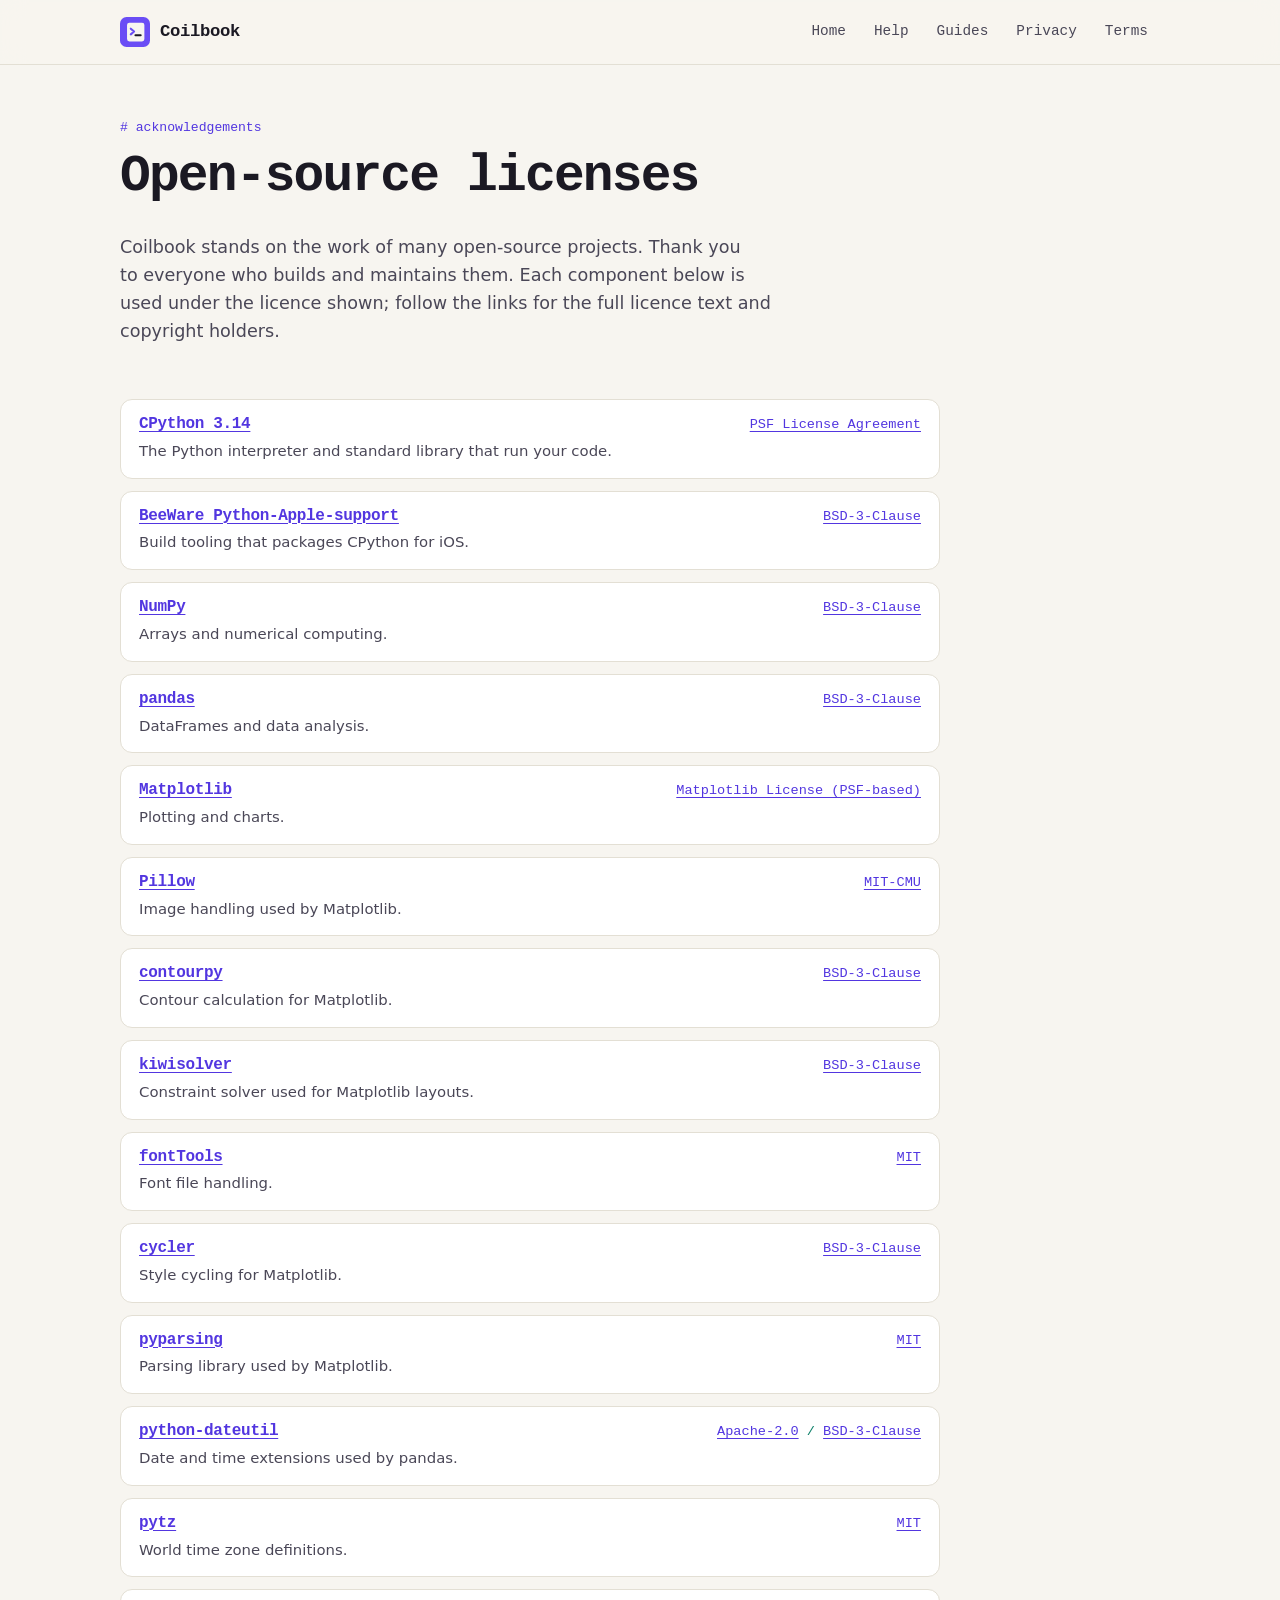
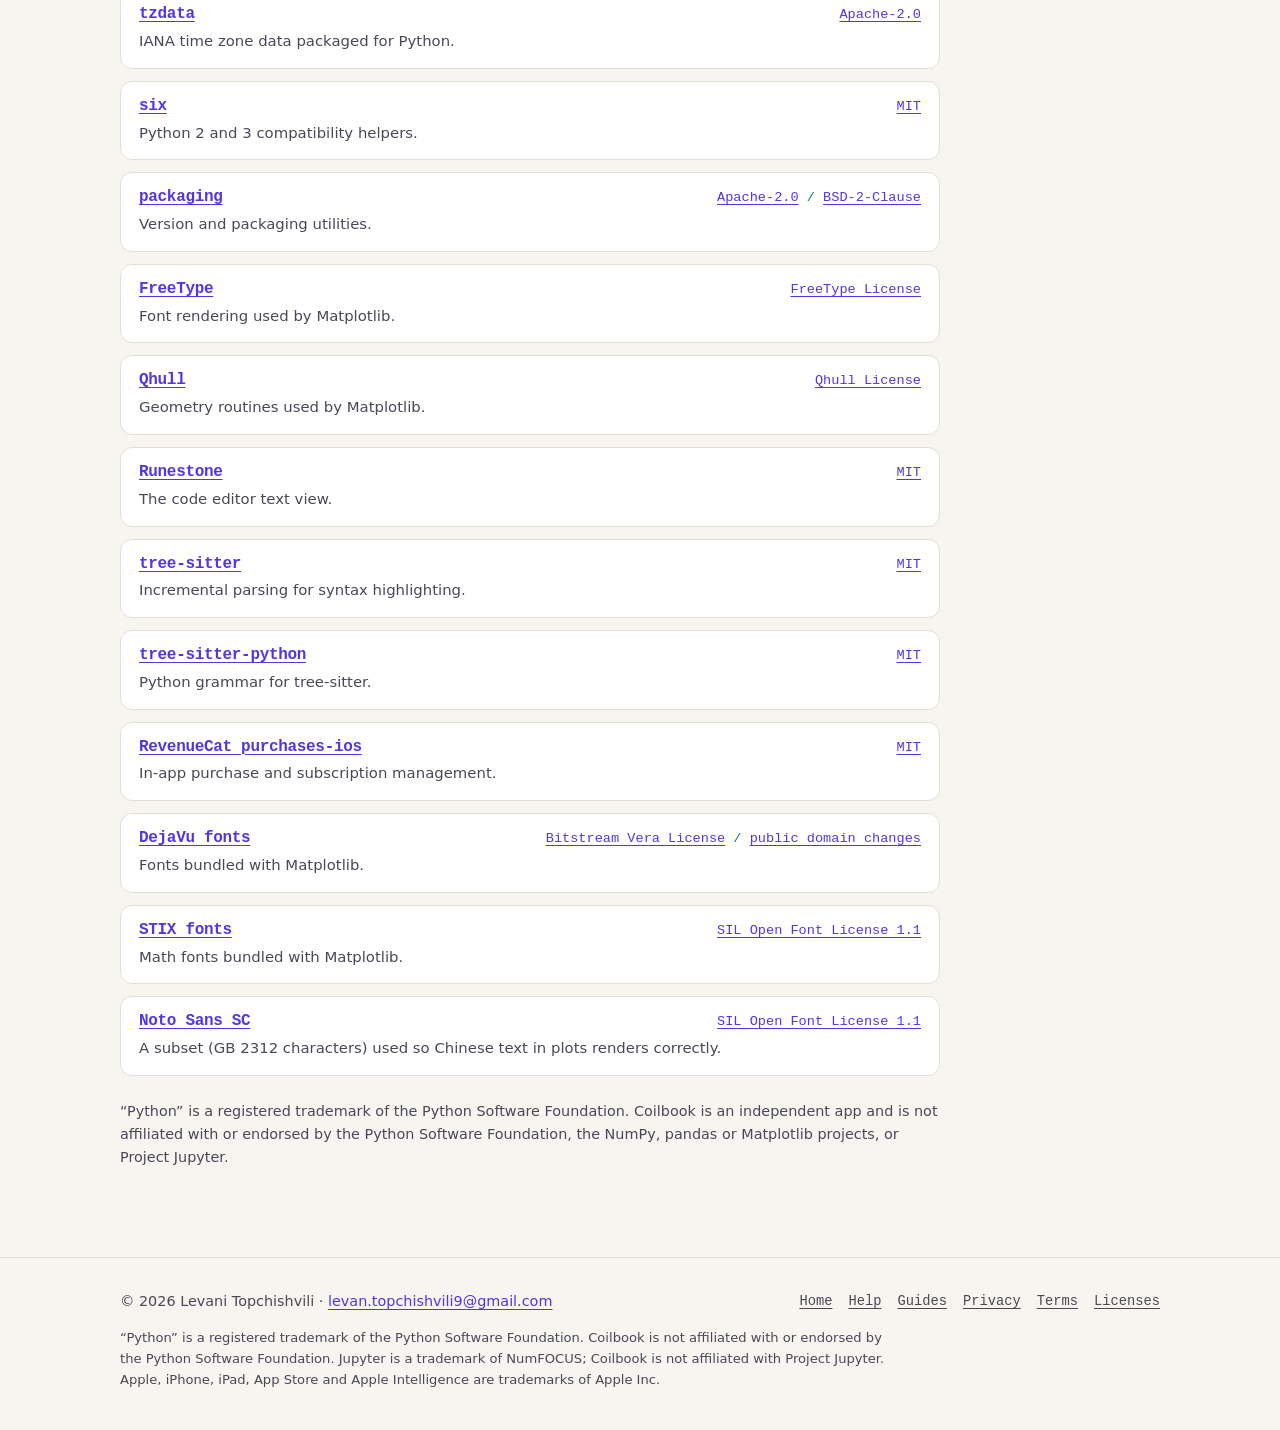
<file: docs/licenses.html>
<!doctype html>
<html lang="en">
<head>
  <meta charset="utf-8">
  <meta name="viewport" content="width=device-width, initial-scale=1">
  <title>Open-source licenses – Coilbook</title>
  <meta name="description" content="Open-source software used in Coilbook, with licence names and links: CPython, NumPy, pandas, Matplotlib, Runestone, tree-sitter and more.">
  <link rel="canonical" href="https://levan2002.github.io/coilbook/licenses.html">
  <meta name="theme-color" content="#F7F5F0" media="(prefers-color-scheme: light)">
  <meta name="theme-color" content="#15131C" media="(prefers-color-scheme: dark)">
  <link rel="icon" href="favicon.svg" type="image/svg+xml">
  <link rel="stylesheet" href="styles.css">
</head>
<body>
<a class="skip" href="#main">Skip to content</a>

<header class="site-header">
  <div class="wrap">
    <a class="brand" href="./">
      <svg class="brand-mark" viewBox="0 0 64 64" aria-hidden="true"><rect width="64" height="64" rx="14" fill="#6A4DF5"/><rect x="15" y="12" width="37" height="40" rx="5" fill="#F7F5F0"/><path d="M23 25l7 6-7 6" fill="none" stroke="#6A4DF5" stroke-width="4.5" stroke-linecap="round" stroke-linejoin="round"/><path d="M33 39h11" stroke="#1B1923" stroke-width="4.5" stroke-linecap="round"/></svg>
      Coilbook
    </a>
    <nav class="site-nav" aria-label="Main">
      <ul>
        <li><a href="./">Home</a></li>
        <li><a href="help.html">Help</a></li>
        <li><a href="guides/">Guides</a></li>
        <li><a href="privacy.html">Privacy</a></li>
        <li><a href="terms.html">Terms</a></li>
      </ul>
    </nav>
  </div>
</header>

<main id="main">
  <div class="wrap">
    <header class="page-head">
      <span class="tag"># acknowledgements</span>
      <h1>Open-source licenses</h1>
      <p>Coilbook stands on the work of many open-source projects. Thank you to everyone who builds and maintains them. Each component below is used under the licence shown; follow the links for the full licence text and copyright holders.</p>
    </header>

    <div style="max-width:820px;padding:24px 0 64px">
      <div class="licenses">
          <article class="lic">
            <h3><a href="https://github.com/python/cpython">CPython 3.14</a></h3>
            <span class="lname"><a href="https://docs.python.org/3/license.html">PSF License Agreement</a></span>
            <p>The Python interpreter and standard library that run your code.</p>
          </article>
          <article class="lic">
            <h3><a href="https://github.com/beeware/Python-Apple-support">BeeWare Python-Apple-support</a></h3>
            <span class="lname"><a href="https://spdx.org/licenses/BSD-3-Clause.html">BSD-3-Clause</a></span>
            <p>Build tooling that packages CPython for iOS.</p>
          </article>
          <article class="lic">
            <h3><a href="https://github.com/numpy/numpy">NumPy</a></h3>
            <span class="lname"><a href="https://spdx.org/licenses/BSD-3-Clause.html">BSD-3-Clause</a></span>
            <p>Arrays and numerical computing.</p>
          </article>
          <article class="lic">
            <h3><a href="https://github.com/pandas-dev/pandas">pandas</a></h3>
            <span class="lname"><a href="https://spdx.org/licenses/BSD-3-Clause.html">BSD-3-Clause</a></span>
            <p>DataFrames and data analysis.</p>
          </article>
          <article class="lic">
            <h3><a href="https://github.com/matplotlib/matplotlib">Matplotlib</a></h3>
            <span class="lname"><a href="https://matplotlib.org/stable/project/license.html">Matplotlib License (PSF-based)</a></span>
            <p>Plotting and charts.</p>
          </article>
          <article class="lic">
            <h3><a href="https://github.com/python-pillow/Pillow">Pillow</a></h3>
            <span class="lname"><a href="https://spdx.org/licenses/MIT-CMU.html">MIT-CMU</a></span>
            <p>Image handling used by Matplotlib.</p>
          </article>
          <article class="lic">
            <h3><a href="https://github.com/contourpy/contourpy">contourpy</a></h3>
            <span class="lname"><a href="https://spdx.org/licenses/BSD-3-Clause.html">BSD-3-Clause</a></span>
            <p>Contour calculation for Matplotlib.</p>
          </article>
          <article class="lic">
            <h3><a href="https://github.com/nucleic/kiwi">kiwisolver</a></h3>
            <span class="lname"><a href="https://spdx.org/licenses/BSD-3-Clause.html">BSD-3-Clause</a></span>
            <p>Constraint solver used for Matplotlib layouts.</p>
          </article>
          <article class="lic">
            <h3><a href="https://github.com/fonttools/fonttools">fontTools</a></h3>
            <span class="lname"><a href="https://spdx.org/licenses/MIT.html">MIT</a></span>
            <p>Font file handling.</p>
          </article>
          <article class="lic">
            <h3><a href="https://github.com/matplotlib/cycler">cycler</a></h3>
            <span class="lname"><a href="https://spdx.org/licenses/BSD-3-Clause.html">BSD-3-Clause</a></span>
            <p>Style cycling for Matplotlib.</p>
          </article>
          <article class="lic">
            <h3><a href="https://github.com/pyparsing/pyparsing">pyparsing</a></h3>
            <span class="lname"><a href="https://spdx.org/licenses/MIT.html">MIT</a></span>
            <p>Parsing library used by Matplotlib.</p>
          </article>
          <article class="lic">
            <h3><a href="https://github.com/dateutil/dateutil">python-dateutil</a></h3>
            <span class="lname"><a href="https://spdx.org/licenses/Apache-2.0.html">Apache-2.0</a> / <a href="https://spdx.org/licenses/BSD-3-Clause.html">BSD-3-Clause</a></span>
            <p>Date and time extensions used by pandas.</p>
          </article>
          <article class="lic">
            <h3><a href="https://pypi.org/project/pytz/">pytz</a></h3>
            <span class="lname"><a href="https://spdx.org/licenses/MIT.html">MIT</a></span>
            <p>World time zone definitions.</p>
          </article>
          <article class="lic">
            <h3><a href="https://github.com/python/tzdata">tzdata</a></h3>
            <span class="lname"><a href="https://spdx.org/licenses/Apache-2.0.html">Apache-2.0</a></span>
            <p>IANA time zone data packaged for Python.</p>
          </article>
          <article class="lic">
            <h3><a href="https://github.com/benjaminp/six">six</a></h3>
            <span class="lname"><a href="https://spdx.org/licenses/MIT.html">MIT</a></span>
            <p>Python 2 and 3 compatibility helpers.</p>
          </article>
          <article class="lic">
            <h3><a href="https://github.com/pypa/packaging">packaging</a></h3>
            <span class="lname"><a href="https://spdx.org/licenses/Apache-2.0.html">Apache-2.0</a> / <a href="https://spdx.org/licenses/BSD-2-Clause.html">BSD-2-Clause</a></span>
            <p>Version and packaging utilities.</p>
          </article>
          <article class="lic">
            <h3><a href="https://freetype.org/">FreeType</a></h3>
            <span class="lname"><a href="https://freetype.org/license.html">FreeType License</a></span>
            <p>Font rendering used by Matplotlib.</p>
          </article>
          <article class="lic">
            <h3><a href="http://www.qhull.org/">Qhull</a></h3>
            <span class="lname"><a href="https://spdx.org/licenses/Qhull.html">Qhull License</a></span>
            <p>Geometry routines used by Matplotlib.</p>
          </article>
          <article class="lic">
            <h3><a href="https://github.com/simonbs/Runestone">Runestone</a></h3>
            <span class="lname"><a href="https://spdx.org/licenses/MIT.html">MIT</a></span>
            <p>The code editor text view.</p>
          </article>
          <article class="lic">
            <h3><a href="https://github.com/tree-sitter/tree-sitter">tree-sitter</a></h3>
            <span class="lname"><a href="https://spdx.org/licenses/MIT.html">MIT</a></span>
            <p>Incremental parsing for syntax highlighting.</p>
          </article>
          <article class="lic">
            <h3><a href="https://github.com/tree-sitter/tree-sitter-python">tree-sitter-python</a></h3>
            <span class="lname"><a href="https://spdx.org/licenses/MIT.html">MIT</a></span>
            <p>Python grammar for tree-sitter.</p>
          </article>
          <article class="lic">
            <h3><a href="https://github.com/RevenueCat/purchases-ios">RevenueCat purchases-ios</a></h3>
            <span class="lname"><a href="https://spdx.org/licenses/MIT.html">MIT</a></span>
            <p>In-app purchase and subscription management.</p>
          </article>
          <article class="lic">
            <h3><a href="https://dejavu-fonts.github.io/">DejaVu fonts</a></h3>
            <span class="lname"><a href="https://spdx.org/licenses/Bitstream-Vera.html">Bitstream Vera License</a> / <a href="https://dejavu-fonts.github.io/License.html">public domain changes</a></span>
            <p>Fonts bundled with Matplotlib.</p>
          </article>
          <article class="lic">
            <h3><a href="https://github.com/stipub/stixfonts">STIX fonts</a></h3>
            <span class="lname"><a href="https://openfontlicense.org/">SIL Open Font License 1.1</a></span>
            <p>Math fonts bundled with Matplotlib.</p>
          </article>
          <article class="lic">
            <h3><a href="https://github.com/notofonts/noto-cjk">Noto Sans SC</a></h3>
            <span class="lname"><a href="https://openfontlicense.org/">SIL Open Font License 1.1</a></span>
            <p>A subset (GB 2312 characters) used so Chinese text in plots renders correctly.</p>
          </article>
      </div>
      <p class="fineprint" style="margin-top:24px">&ldquo;Python&rdquo; is a registered trademark of the Python Software Foundation. Coilbook is an independent app and is not affiliated with or endorsed by the Python Software Foundation, the NumPy, pandas or Matplotlib projects, or Project Jupyter.</p>
    </div>
  </div>
</main>

<footer class="site-footer">
  <div class="wrap">
    <div class="footer-top">
      <p style="margin:0">&copy; 2026 Levani Topchishvili · <a href="mailto:levan.topchishvili9@gmail.com">levan.topchishvili9@gmail.com</a></p>
      <ul class="footer-links">
        <li><a href="./">Home</a></li>
        <li><a href="help.html">Help</a></li>
        <li><a href="guides/">Guides</a></li>
        <li><a href="privacy.html">Privacy</a></li>
        <li><a href="terms.html">Terms</a></li>
        <li><a href="licenses.html">Licenses</a></li>
      </ul>
    </div>
    <p class="trademark">&ldquo;Python&rdquo; is a registered trademark of the Python Software Foundation. Coilbook is not affiliated with or endorsed by the Python Software Foundation. Jupyter is a trademark of NumFOCUS; Coilbook is not affiliated with Project Jupyter. Apple, iPhone, iPad, App Store and Apple Intelligence are trademarks of Apple Inc.</p>
  </div>
</footer>
</body>
</html>
</file>
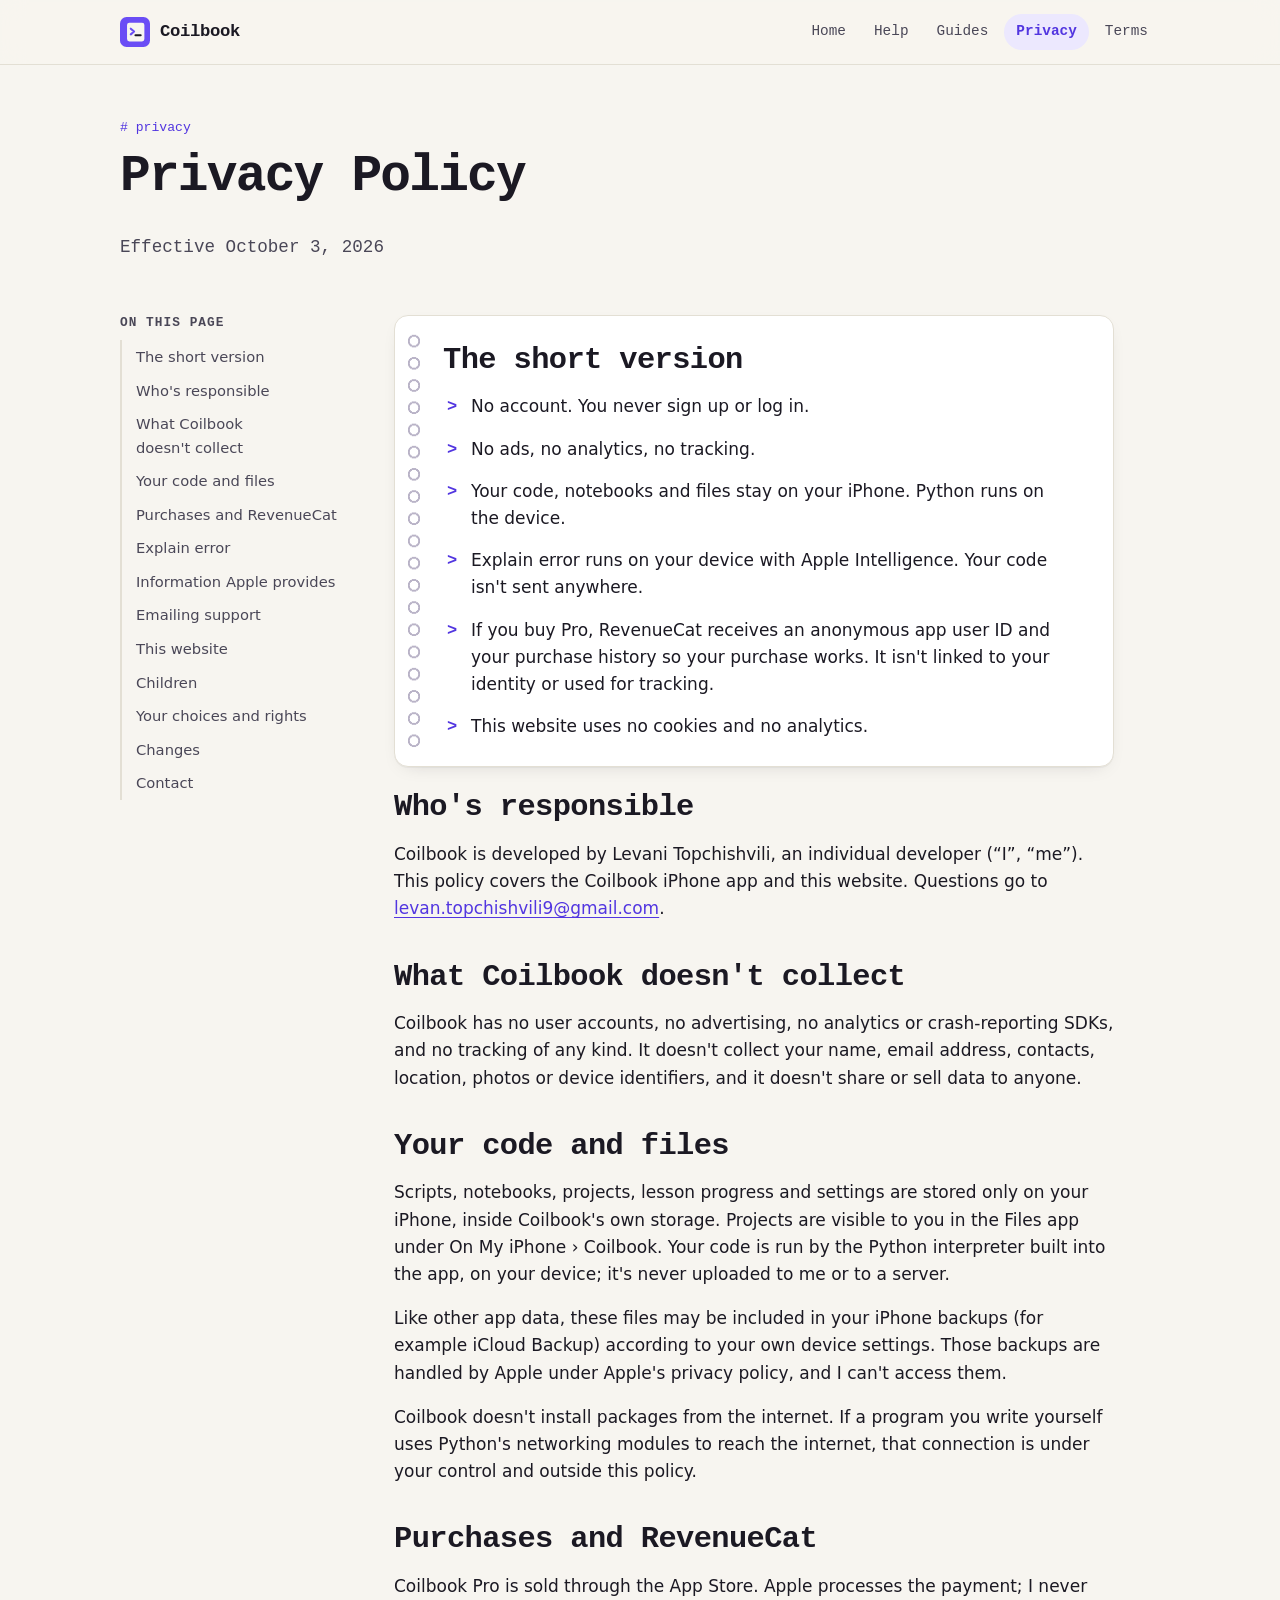
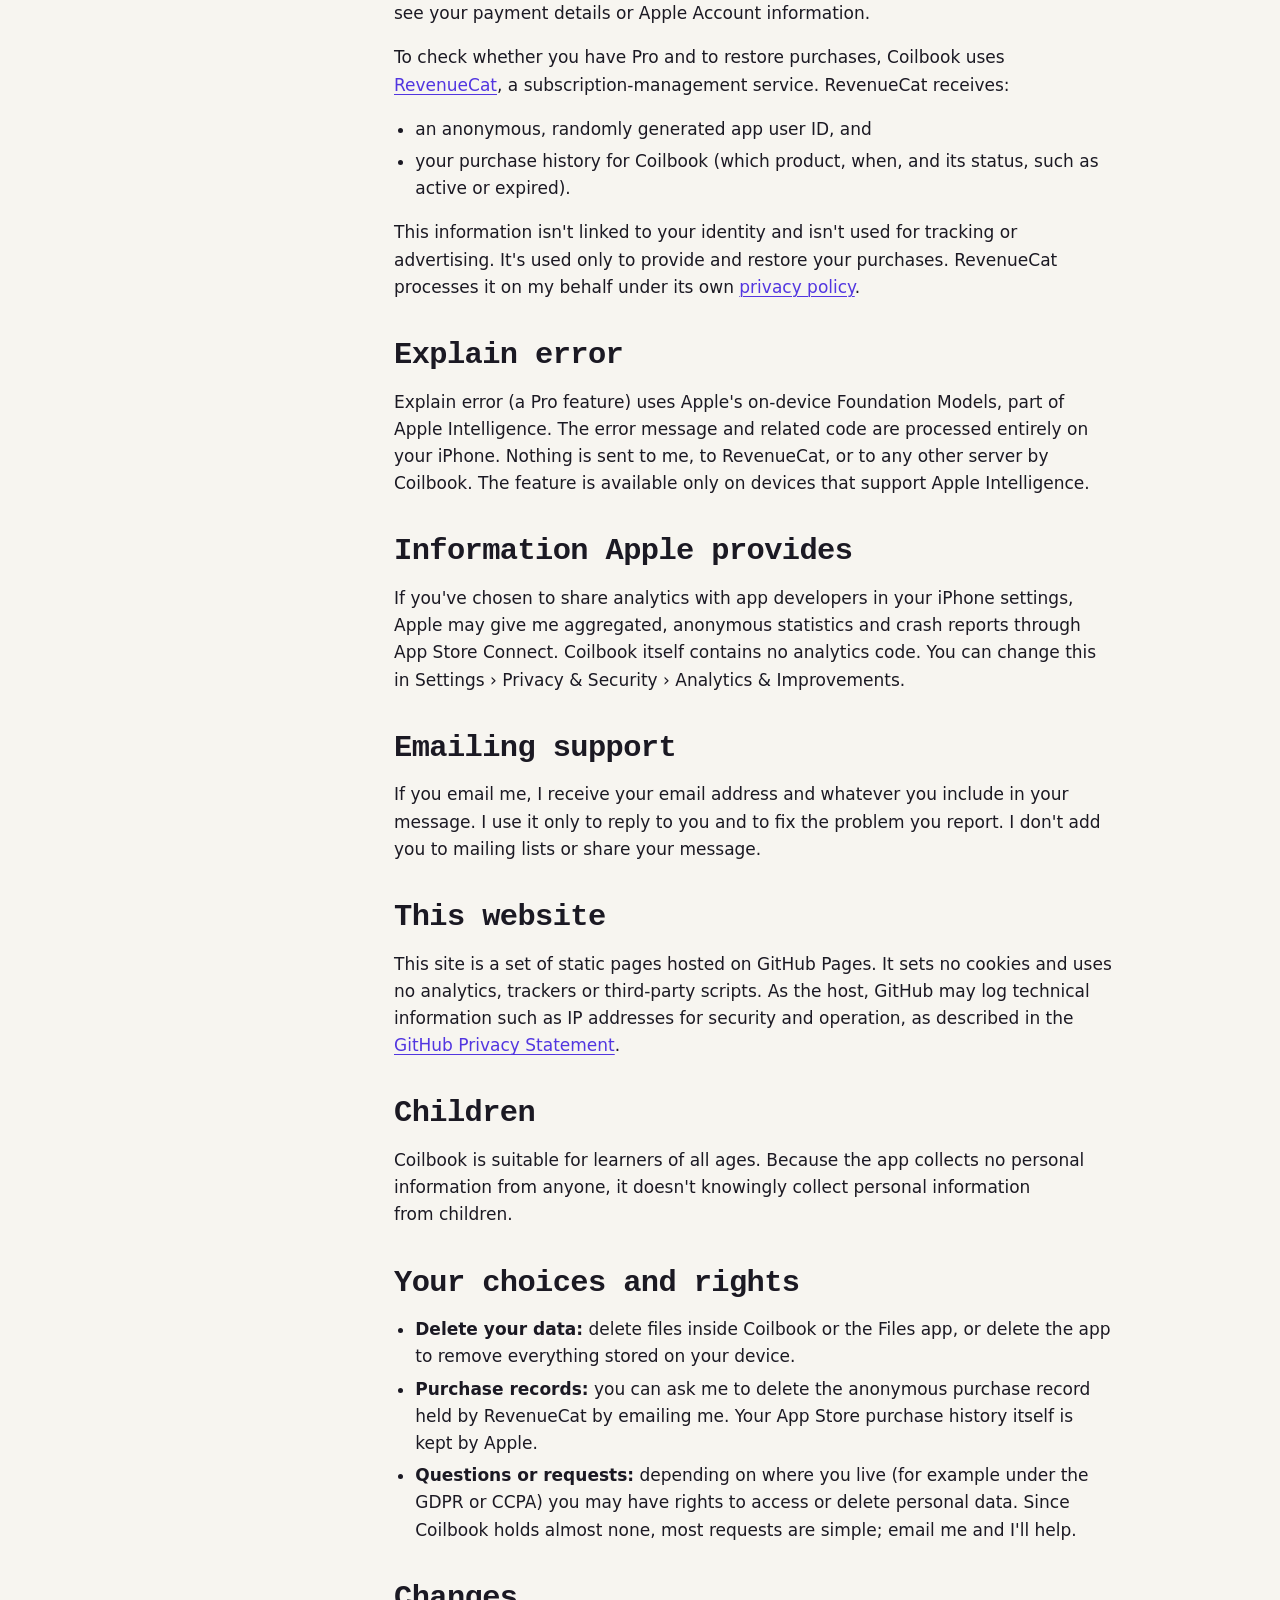
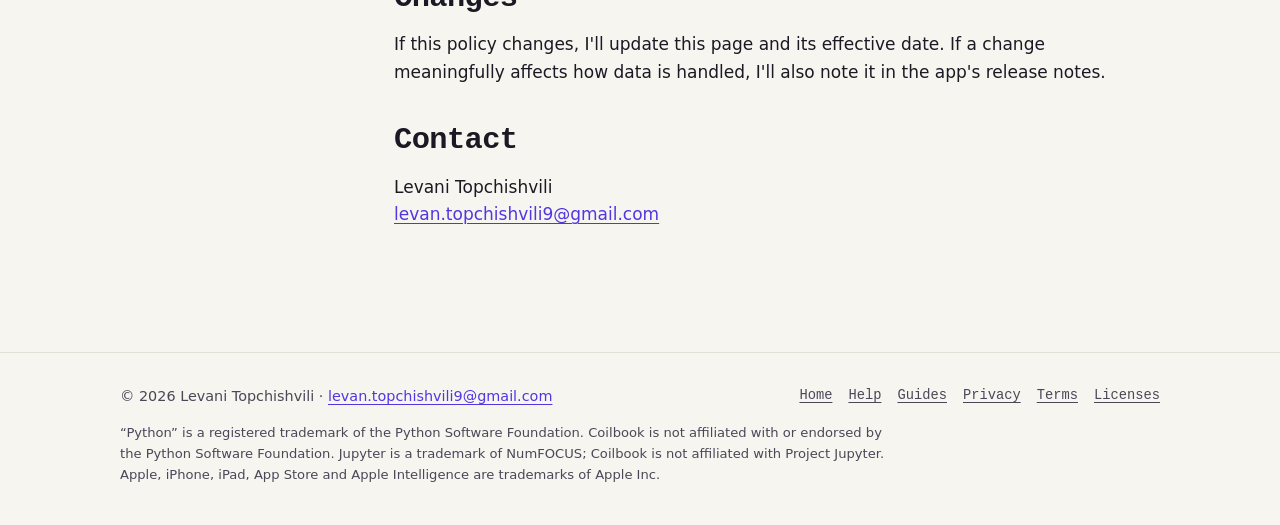
<file: docs/privacy.html>
<!doctype html>
<html lang="en">
<head>
  <meta charset="utf-8">
  <meta name="viewport" content="width=device-width, initial-scale=1">
  <title>Privacy Policy – Coilbook</title>
  <meta name="description" content="Coilbook privacy policy: no account, no ads, no analytics, no tracking. Your Python code and files stay on your iPhone.">
  <link rel="canonical" href="https://levan2002.github.io/coilbook/privacy.html">
  <meta name="theme-color" content="#F7F5F0" media="(prefers-color-scheme: light)">
  <meta name="theme-color" content="#15131C" media="(prefers-color-scheme: dark)">
  <link rel="icon" href="favicon.svg" type="image/svg+xml">
  <link rel="stylesheet" href="styles.css">
</head>
<body>
<a class="skip" href="#main">Skip to content</a>

<header class="site-header">
  <div class="wrap">
    <a class="brand" href="./">
      <svg class="brand-mark" viewBox="0 0 64 64" aria-hidden="true"><rect width="64" height="64" rx="14" fill="#6A4DF5"/><rect x="15" y="12" width="37" height="40" rx="5" fill="#F7F5F0"/><path d="M23 25l7 6-7 6" fill="none" stroke="#6A4DF5" stroke-width="4.5" stroke-linecap="round" stroke-linejoin="round"/><path d="M33 39h11" stroke="#1B1923" stroke-width="4.5" stroke-linecap="round"/></svg>
      Coilbook
    </a>
    <nav class="site-nav" aria-label="Main">
      <ul>
        <li><a href="./">Home</a></li>
        <li><a href="help.html">Help</a></li>
        <li><a href="guides/">Guides</a></li>
        <li><a href="privacy.html" aria-current="page">Privacy</a></li>
        <li><a href="terms.html">Terms</a></li>
      </ul>
    </nav>
  </div>
</header>

<main id="main">
  <div class="wrap">
    <header class="page-head">
      <span class="tag"># privacy</span>
      <h1>Privacy Policy</h1>
      <p class="meta">Effective October 3, 2026</p>
    </header>

    <div class="doc">
      <nav class="toc" aria-label="On this page">
        <h2>On this page</h2>
        <ol>
          <li><a href="#short-version">The short version</a></li>
          <li><a href="#who">Who's responsible</a></li>
          <li><a href="#not-collected">What Coilbook doesn't collect</a></li>
          <li><a href="#code-files">Your code and files</a></li>
          <li><a href="#purchases">Purchases and RevenueCat</a></li>
          <li><a href="#explain-error">Explain error</a></li>
          <li><a href="#apple">Information Apple provides</a></li>
          <li><a href="#support">Emailing support</a></li>
          <li><a href="#website">This website</a></li>
          <li><a href="#children">Children</a></li>
          <li><a href="#choices">Your choices and rights</a></li>
          <li><a href="#changes">Changes</a></li>
          <li><a href="#contact">Contact</a></li>
        </ol>
      </nav>

      <div class="prose">

        <section id="short-version" class="coil" aria-labelledby="h-short">
          <h2 id="h-short">The short version</h2>
          <ul class="short">
            <li>No account. You never sign up or log in.</li>
            <li>No ads, no analytics, no tracking.</li>
            <li>Your code, notebooks and files stay on your iPhone. Python runs on the device.</li>
            <li>Explain error runs on your device with Apple Intelligence. Your code isn't sent anywhere.</li>
            <li>If you buy Pro, RevenueCat receives an anonymous app user ID and your purchase history so your purchase works. It isn't linked to your identity or used for tracking.</li>
            <li>This website uses no cookies and no analytics.</li>
          </ul>
        </section>

        <section id="who" aria-labelledby="h-who">
          <h2 id="h-who">Who's responsible</h2>
          <p>Coilbook is developed by Levani Topchishvili, an individual developer (&ldquo;I&rdquo;, &ldquo;me&rdquo;). This policy covers the Coilbook iPhone app and this website. Questions go to <a href="mailto:levan.topchishvili9@gmail.com">levan.topchishvili9@gmail.com</a>.</p>
        </section>

        <section id="not-collected" aria-labelledby="h-not">
          <h2 id="h-not">What Coilbook doesn't collect</h2>
          <p>Coilbook has no user accounts, no advertising, no analytics or crash-reporting SDKs, and no tracking of any kind. It doesn't collect your name, email address, contacts, location, photos or device identifiers, and it doesn't share or sell data to anyone.</p>
        </section>

        <section id="code-files" aria-labelledby="h-code">
          <h2 id="h-code">Your code and files</h2>
          <p>Scripts, notebooks, projects, lesson progress and settings are stored only on your iPhone, inside Coilbook's own storage. Projects are visible to you in the Files app under On My iPhone › Coilbook. Your code is run by the Python interpreter built into the app, on your device; it's never uploaded to me or to a server.</p>
          <p>Like other app data, these files may be included in your iPhone backups (for example iCloud Backup) according to your own device settings. Those backups are handled by Apple under Apple's privacy policy, and I can't access them.</p>
          <p>Coilbook doesn't install packages from the internet. If a program you write yourself uses Python's networking modules to reach the internet, that connection is under your control and outside this policy.</p>
        </section>

        <section id="purchases" aria-labelledby="h-purch">
          <h2 id="h-purch">Purchases and RevenueCat</h2>
          <p>Coilbook Pro is sold through the App Store. Apple processes the payment; I never see your payment details or Apple Account information.</p>
          <p>To check whether you have Pro and to restore purchases, Coilbook uses <a href="https://www.revenuecat.com/">RevenueCat</a>, a subscription-management service. RevenueCat receives:</p>
          <ul>
            <li>an anonymous, randomly generated app user ID, and</li>
            <li>your purchase history for Coilbook (which product, when, and its status, such as active or expired).</li>
          </ul>
          <p>This information isn't linked to your identity and isn't used for tracking or advertising. It's used only to provide and restore your purchases. RevenueCat processes it on my behalf under its own <a href="https://www.revenuecat.com/privacy/">privacy policy</a>.</p>
        </section>

        <section id="explain-error" aria-labelledby="h-explain">
          <h2 id="h-explain">Explain error</h2>
          <p>Explain error (a Pro feature) uses Apple's on-device Foundation Models, part of Apple Intelligence. The error message and related code are processed entirely on your iPhone. Nothing is sent to me, to RevenueCat, or to any other server by Coilbook. The feature is available only on devices that support Apple Intelligence.</p>
        </section>

        <section id="apple" aria-labelledby="h-apple">
          <h2 id="h-apple">Information Apple provides</h2>
          <p>If you've chosen to share analytics with app developers in your iPhone settings, Apple may give me aggregated, anonymous statistics and crash reports through App Store Connect. Coilbook itself contains no analytics code. You can change this in Settings › Privacy &amp; Security › Analytics &amp; Improvements.</p>
        </section>

        <section id="support" aria-labelledby="h-support">
          <h2 id="h-support">Emailing support</h2>
          <p>If you email me, I receive your email address and whatever you include in your message. I use it only to reply to you and to fix the problem you report. I don't add you to mailing lists or share your message.</p>
        </section>

        <section id="website" aria-labelledby="h-web">
          <h2 id="h-web">This website</h2>
          <p>This site is a set of static pages hosted on GitHub Pages. It sets no cookies and uses no analytics, trackers or third-party scripts. As the host, GitHub may log technical information such as IP addresses for security and operation, as described in the <a href="https://docs.github.com/en/site-policy/privacy-policies/github-general-privacy-statement">GitHub Privacy Statement</a>.</p>
        </section>

        <section id="children" aria-labelledby="h-kids">
          <h2 id="h-kids">Children</h2>
          <p>Coilbook is suitable for learners of all ages. Because the app collects no personal information from anyone, it doesn't knowingly collect personal information from children.</p>
        </section>

        <section id="choices" aria-labelledby="h-choices">
          <h2 id="h-choices">Your choices and rights</h2>
          <ul>
            <li><strong>Delete your data:</strong> delete files inside Coilbook or the Files app, or delete the app to remove everything stored on your device.</li>
            <li><strong>Purchase records:</strong> you can ask me to delete the anonymous purchase record held by RevenueCat by emailing me. Your App Store purchase history itself is kept by Apple.</li>
            <li><strong>Questions or requests:</strong> depending on where you live (for example under the GDPR or CCPA) you may have rights to access or delete personal data. Since Coilbook holds almost none, most requests are simple; email me and I'll help.</li>
          </ul>
        </section>

        <section id="changes" aria-labelledby="h-changes">
          <h2 id="h-changes">Changes</h2>
          <p>If this policy changes, I'll update this page and its effective date. If a change meaningfully affects how data is handled, I'll also note it in the app's release notes.</p>
        </section>

        <section id="contact" aria-labelledby="h-contact">
          <h2 id="h-contact">Contact</h2>
          <p>Levani Topchishvili<br><a href="mailto:levan.topchishvili9@gmail.com">levan.topchishvili9@gmail.com</a></p>
        </section>

      </div>
    </div>
  </div>
</main>

<footer class="site-footer">
  <div class="wrap">
    <div class="footer-top">
      <p style="margin:0">&copy; 2026 Levani Topchishvili · <a href="mailto:levan.topchishvili9@gmail.com">levan.topchishvili9@gmail.com</a></p>
      <ul class="footer-links">
        <li><a href="./">Home</a></li>
        <li><a href="help.html">Help</a></li>
        <li><a href="guides/">Guides</a></li>
        <li><a href="privacy.html">Privacy</a></li>
        <li><a href="terms.html">Terms</a></li>
        <li><a href="licenses.html">Licenses</a></li>
      </ul>
    </div>
    <p class="trademark">&ldquo;Python&rdquo; is a registered trademark of the Python Software Foundation. Coilbook is not affiliated with or endorsed by the Python Software Foundation. Jupyter is a trademark of NumFOCUS; Coilbook is not affiliated with Project Jupyter. Apple, iPhone, iPad, App Store and Apple Intelligence are trademarks of Apple Inc.</p>
  </div>
</footer>
</body>
</html>
</file>
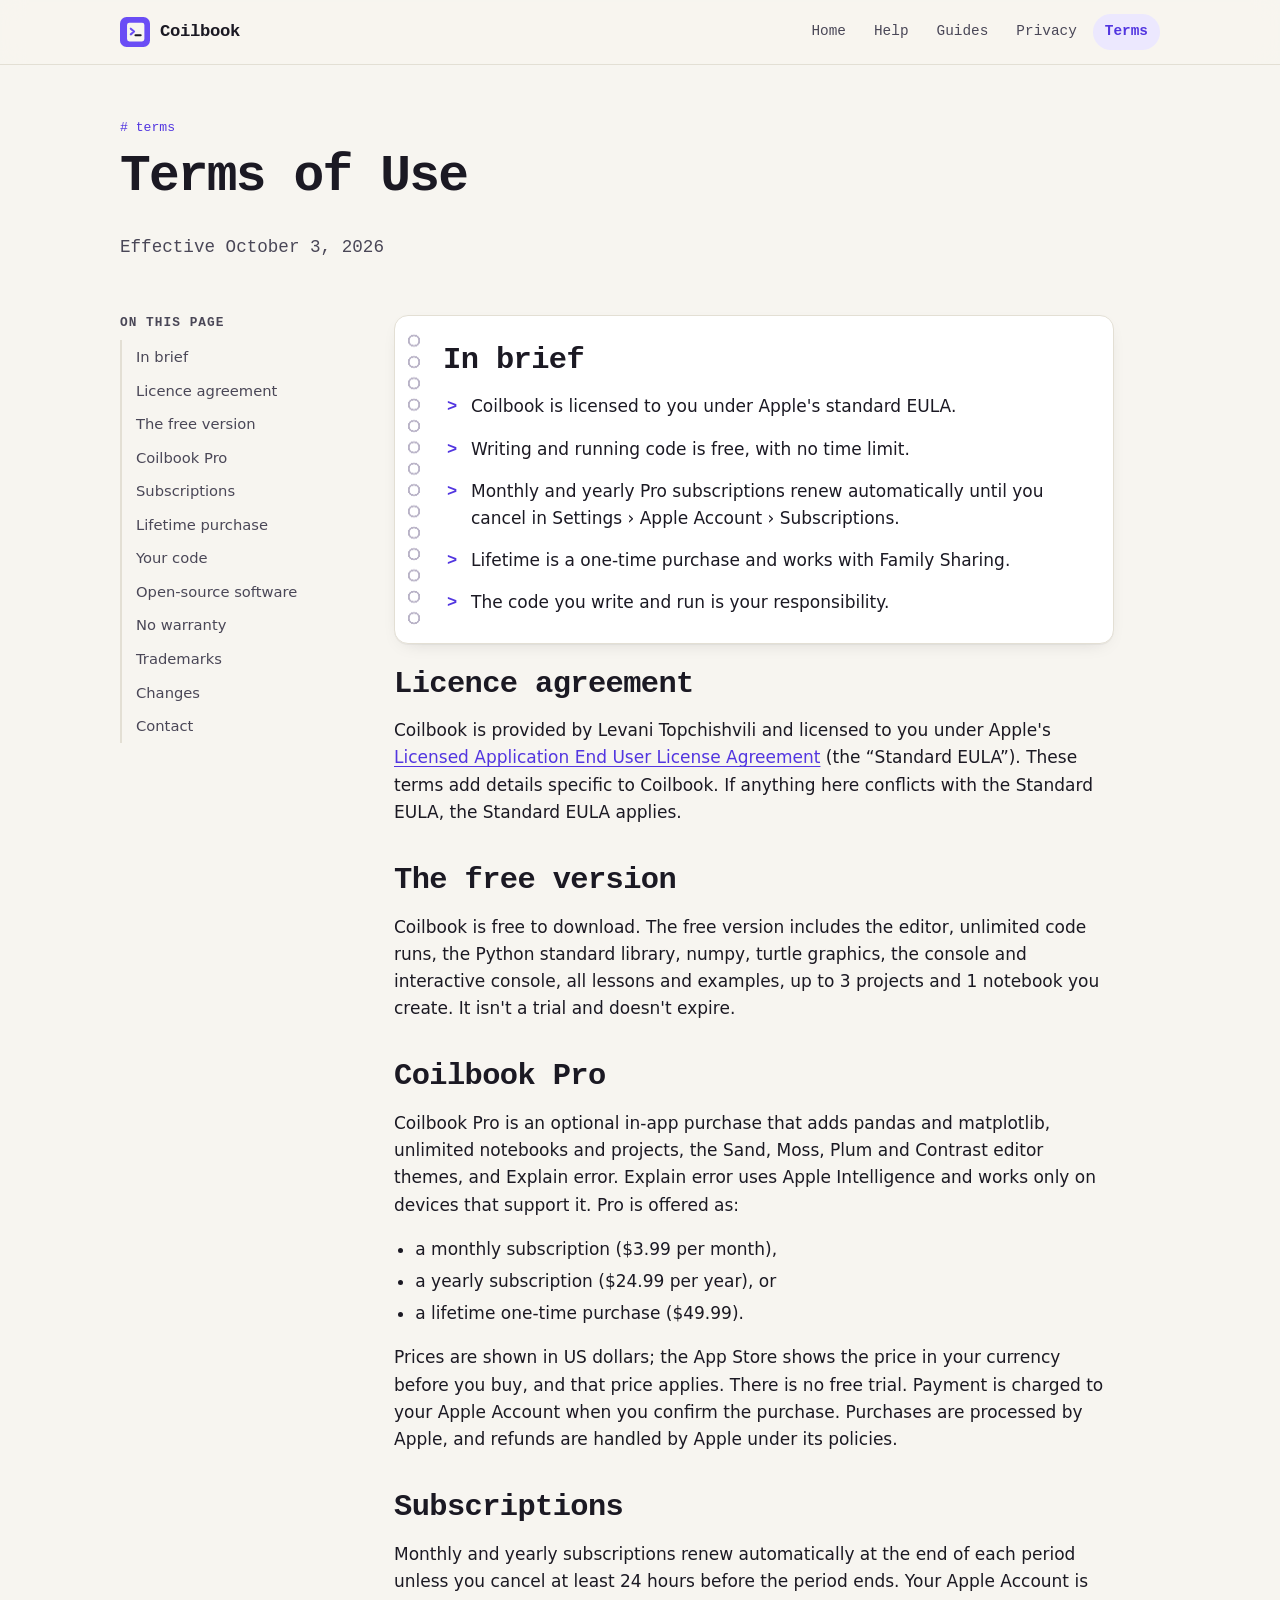
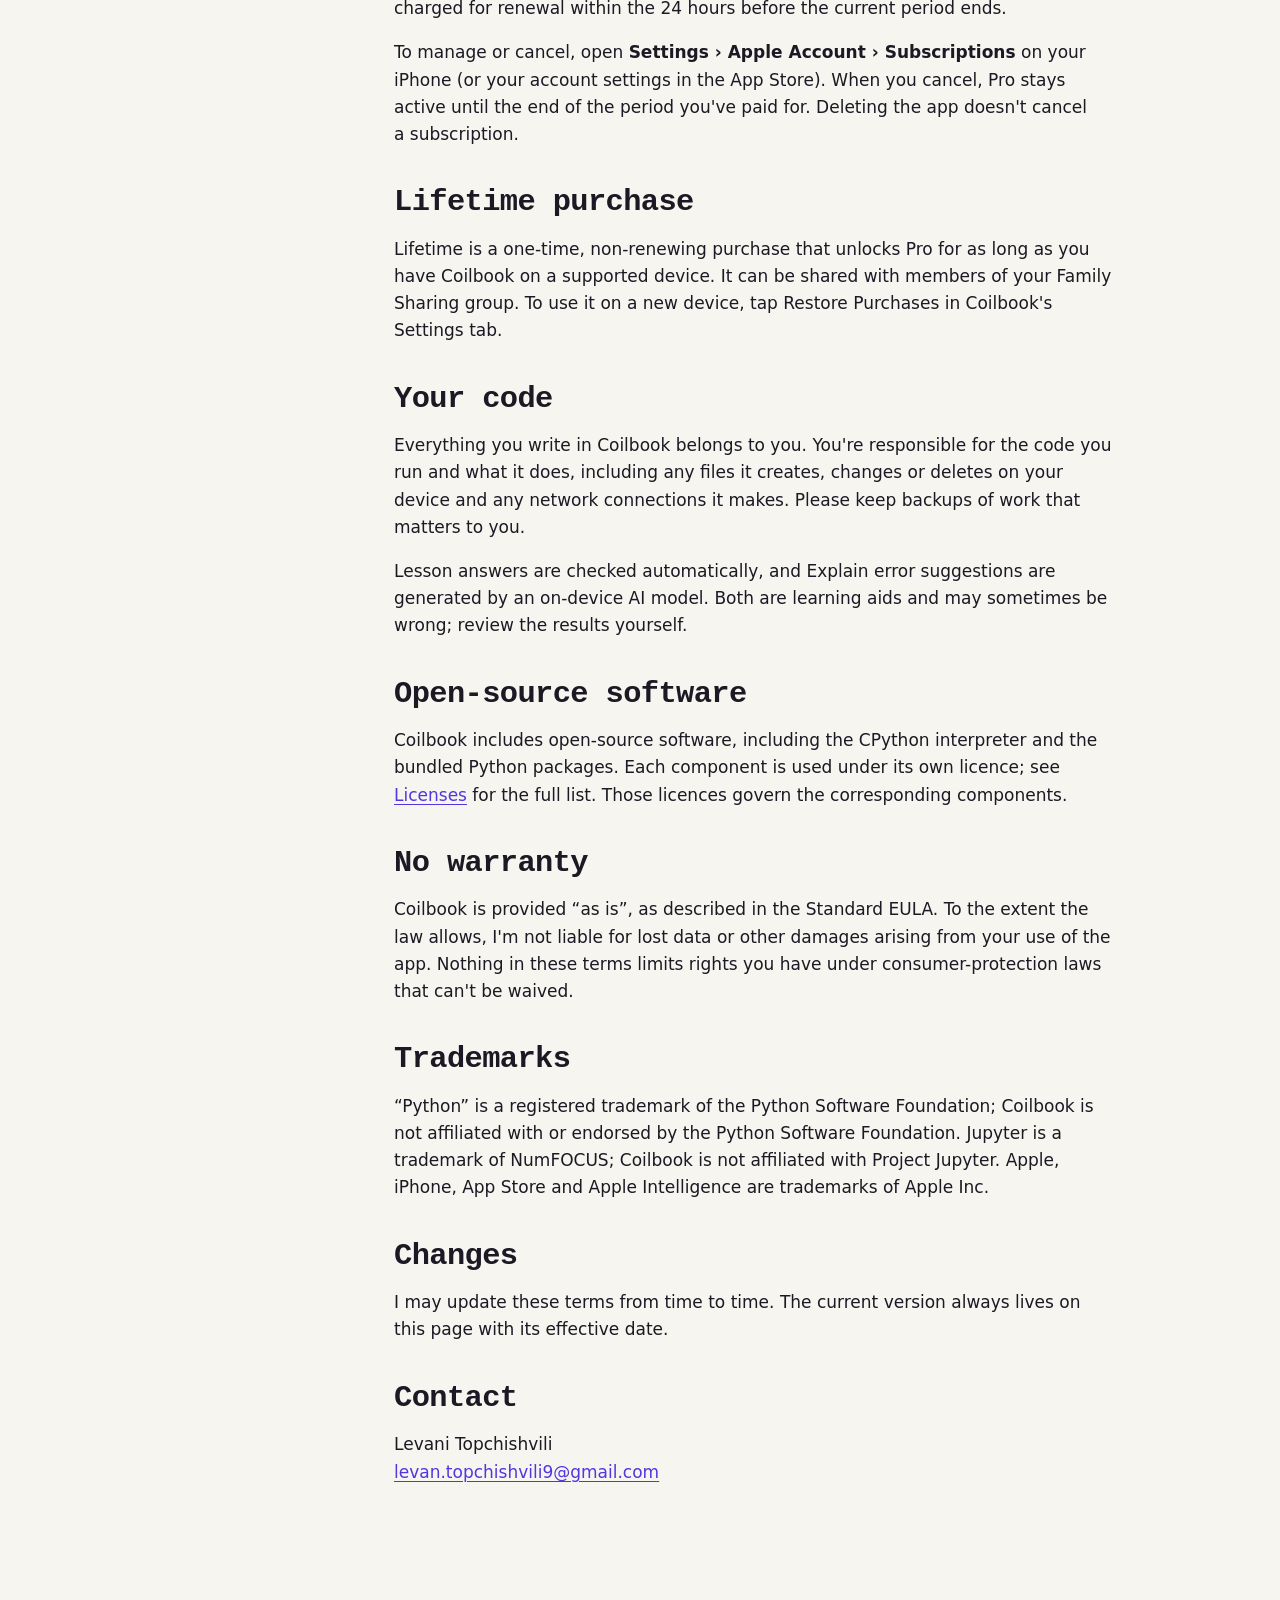
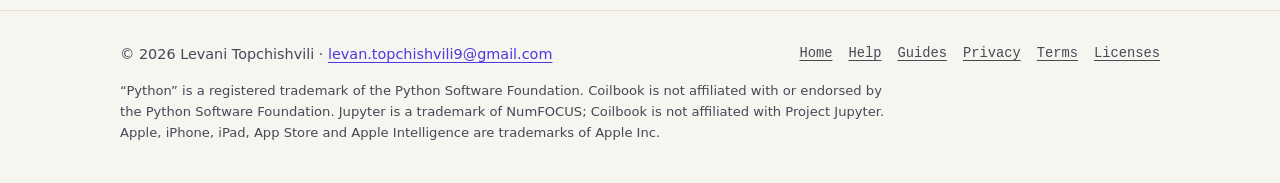
<file: docs/terms.html>
<!doctype html>
<html lang="en">
<head>
  <meta charset="utf-8">
  <meta name="viewport" content="width=device-width, initial-scale=1">
  <title>Terms of Use – Coilbook</title>
  <meta name="description" content="Terms of use for Coilbook, including Apple's standard EULA, Coilbook Pro subscriptions and the lifetime purchase.">
  <link rel="canonical" href="https://levan2002.github.io/coilbook/terms.html">
  <meta name="theme-color" content="#F7F5F0" media="(prefers-color-scheme: light)">
  <meta name="theme-color" content="#15131C" media="(prefers-color-scheme: dark)">
  <link rel="icon" href="favicon.svg" type="image/svg+xml">
  <link rel="stylesheet" href="styles.css">
</head>
<body>
<a class="skip" href="#main">Skip to content</a>

<header class="site-header">
  <div class="wrap">
    <a class="brand" href="./">
      <svg class="brand-mark" viewBox="0 0 64 64" aria-hidden="true"><rect width="64" height="64" rx="14" fill="#6A4DF5"/><rect x="15" y="12" width="37" height="40" rx="5" fill="#F7F5F0"/><path d="M23 25l7 6-7 6" fill="none" stroke="#6A4DF5" stroke-width="4.5" stroke-linecap="round" stroke-linejoin="round"/><path d="M33 39h11" stroke="#1B1923" stroke-width="4.5" stroke-linecap="round"/></svg>
      Coilbook
    </a>
    <nav class="site-nav" aria-label="Main">
      <ul>
        <li><a href="./">Home</a></li>
        <li><a href="help.html">Help</a></li>
        <li><a href="guides/">Guides</a></li>
        <li><a href="privacy.html">Privacy</a></li>
        <li><a href="terms.html" aria-current="page">Terms</a></li>
      </ul>
    </nav>
  </div>
</header>

<main id="main">
  <div class="wrap">
    <header class="page-head">
      <span class="tag"># terms</span>
      <h1>Terms of Use</h1>
      <p class="meta">Effective October 3, 2026</p>
    </header>

    <div class="doc">
      <nav class="toc" aria-label="On this page">
        <h2>On this page</h2>
        <ol>
          <li><a href="#summary">In brief</a></li>
          <li><a href="#eula">Licence agreement</a></li>
          <li><a href="#free">The free version</a></li>
          <li><a href="#pro">Coilbook Pro</a></li>
          <li><a href="#subscriptions">Subscriptions</a></li>
          <li><a href="#lifetime">Lifetime purchase</a></li>
          <li><a href="#your-code">Your code</a></li>
          <li><a href="#open-source">Open-source software</a></li>
          <li><a href="#warranty">No warranty</a></li>
          <li><a href="#trademarks">Trademarks</a></li>
          <li><a href="#changes">Changes</a></li>
          <li><a href="#contact">Contact</a></li>
        </ol>
      </nav>

      <div class="prose">

        <section id="summary" class="coil" aria-labelledby="h-sum">
          <h2 id="h-sum">In brief</h2>
          <ul class="short">
            <li>Coilbook is licensed to you under Apple's standard EULA.</li>
            <li>Writing and running code is free, with no time limit.</li>
            <li>Monthly and yearly Pro subscriptions renew automatically until you cancel in Settings › Apple Account › Subscriptions.</li>
            <li>Lifetime is a one-time purchase and works with Family Sharing.</li>
            <li>The code you write and run is your responsibility.</li>
          </ul>
        </section>

        <section id="eula" aria-labelledby="h-eula">
          <h2 id="h-eula">Licence agreement</h2>
          <p>Coilbook is provided by Levani Topchishvili and licensed to you under Apple's <a href="https://www.apple.com/legal/internet-services/itunes/dev/stdeula/">Licensed Application End User License Agreement</a> (the &ldquo;Standard EULA&rdquo;). These terms add details specific to Coilbook. If anything here conflicts with the Standard EULA, the Standard EULA applies.</p>
        </section>

        <section id="free" aria-labelledby="h-free">
          <h2 id="h-free">The free version</h2>
          <p>Coilbook is free to download. The free version includes the editor, unlimited code runs, the Python standard library, numpy, turtle graphics, the console and interactive console, all lessons and examples, up to 3 projects and 1 notebook you create. It isn't a trial and doesn't expire.</p>
        </section>

        <section id="pro" aria-labelledby="h-pro">
          <h2 id="h-pro">Coilbook Pro</h2>
          <p>Coilbook Pro is an optional in-app purchase that adds pandas and matplotlib, unlimited notebooks and projects, the Sand, Moss, Plum and Contrast editor themes, and Explain error. Explain error uses Apple Intelligence and works only on devices that support it. Pro is offered as:</p>
          <ul>
            <li>a monthly subscription ($3.99 per month),</li>
            <li>a yearly subscription ($24.99 per year), or</li>
            <li>a lifetime one-time purchase ($49.99).</li>
          </ul>
          <p>Prices are shown in US dollars; the App Store shows the price in your currency before you buy, and that price applies. There is no free trial. Payment is charged to your Apple Account when you confirm the purchase. Purchases are processed by Apple, and refunds are handled by Apple under its policies.</p>
        </section>

        <section id="subscriptions" aria-labelledby="h-subs">
          <h2 id="h-subs">Subscriptions</h2>
          <p>Monthly and yearly subscriptions renew automatically at the end of each period unless you cancel at least 24 hours before the period ends. Your Apple Account is charged for renewal within the 24 hours before the current period ends.</p>
          <p>To manage or cancel, open <strong>Settings › Apple Account › Subscriptions</strong> on your iPhone (or your account settings in the App Store). When you cancel, Pro stays active until the end of the period you've paid for. Deleting the app doesn't cancel a subscription.</p>
        </section>

        <section id="lifetime" aria-labelledby="h-life">
          <h2 id="h-life">Lifetime purchase</h2>
          <p>Lifetime is a one-time, non-renewing purchase that unlocks Pro for as long as you have Coilbook on a supported device. It can be shared with members of your Family Sharing group. To use it on a new device, tap Restore Purchases in Coilbook's Settings tab.</p>
        </section>

        <section id="your-code" aria-labelledby="h-code">
          <h2 id="h-code">Your code</h2>
          <p>Everything you write in Coilbook belongs to you. You're responsible for the code you run and what it does, including any files it creates, changes or deletes on your device and any network connections it makes. Please keep backups of work that matters to you.</p>
          <p>Lesson answers are checked automatically, and Explain error suggestions are generated by an on-device AI model. Both are learning aids and may sometimes be wrong; review the results yourself.</p>
        </section>

        <section id="open-source" aria-labelledby="h-oss">
          <h2 id="h-oss">Open-source software</h2>
          <p>Coilbook includes open-source software, including the CPython interpreter and the bundled Python packages. Each component is used under its own licence; see <a href="licenses.html">Licenses</a> for the full list. Those licences govern the corresponding components.</p>
        </section>

        <section id="warranty" aria-labelledby="h-warr">
          <h2 id="h-warr">No warranty</h2>
          <p>Coilbook is provided &ldquo;as is&rdquo;, as described in the Standard EULA. To the extent the law allows, I'm not liable for lost data or other damages arising from your use of the app. Nothing in these terms limits rights you have under consumer-protection laws that can't be waived.</p>
        </section>

        <section id="trademarks" aria-labelledby="h-tm">
          <h2 id="h-tm">Trademarks</h2>
          <p>&ldquo;Python&rdquo; is a registered trademark of the Python Software Foundation; Coilbook is not affiliated with or endorsed by the Python Software Foundation. Jupyter is a trademark of NumFOCUS; Coilbook is not affiliated with Project Jupyter. Apple, iPhone, App Store and Apple Intelligence are trademarks of Apple Inc.</p>
        </section>

        <section id="changes" aria-labelledby="h-changes">
          <h2 id="h-changes">Changes</h2>
          <p>I may update these terms from time to time. The current version always lives on this page with its effective date.</p>
        </section>

        <section id="contact" aria-labelledby="h-contact">
          <h2 id="h-contact">Contact</h2>
          <p>Levani Topchishvili<br><a href="mailto:levan.topchishvili9@gmail.com">levan.topchishvili9@gmail.com</a></p>
        </section>

      </div>
    </div>
  </div>
</main>

<footer class="site-footer">
  <div class="wrap">
    <div class="footer-top">
      <p style="margin:0">&copy; 2026 Levani Topchishvili · <a href="mailto:levan.topchishvili9@gmail.com">levan.topchishvili9@gmail.com</a></p>
      <ul class="footer-links">
        <li><a href="./">Home</a></li>
        <li><a href="help.html">Help</a></li>
        <li><a href="guides/">Guides</a></li>
        <li><a href="privacy.html">Privacy</a></li>
        <li><a href="terms.html">Terms</a></li>
        <li><a href="licenses.html">Licenses</a></li>
      </ul>
    </div>
    <p class="trademark">&ldquo;Python&rdquo; is a registered trademark of the Python Software Foundation. Coilbook is not affiliated with or endorsed by the Python Software Foundation. Jupyter is a trademark of NumFOCUS; Coilbook is not affiliated with Project Jupyter. Apple, iPhone, iPad, App Store and Apple Intelligence are trademarks of Apple Inc.</p>
  </div>
</footer>
</body>
</html>
</file>
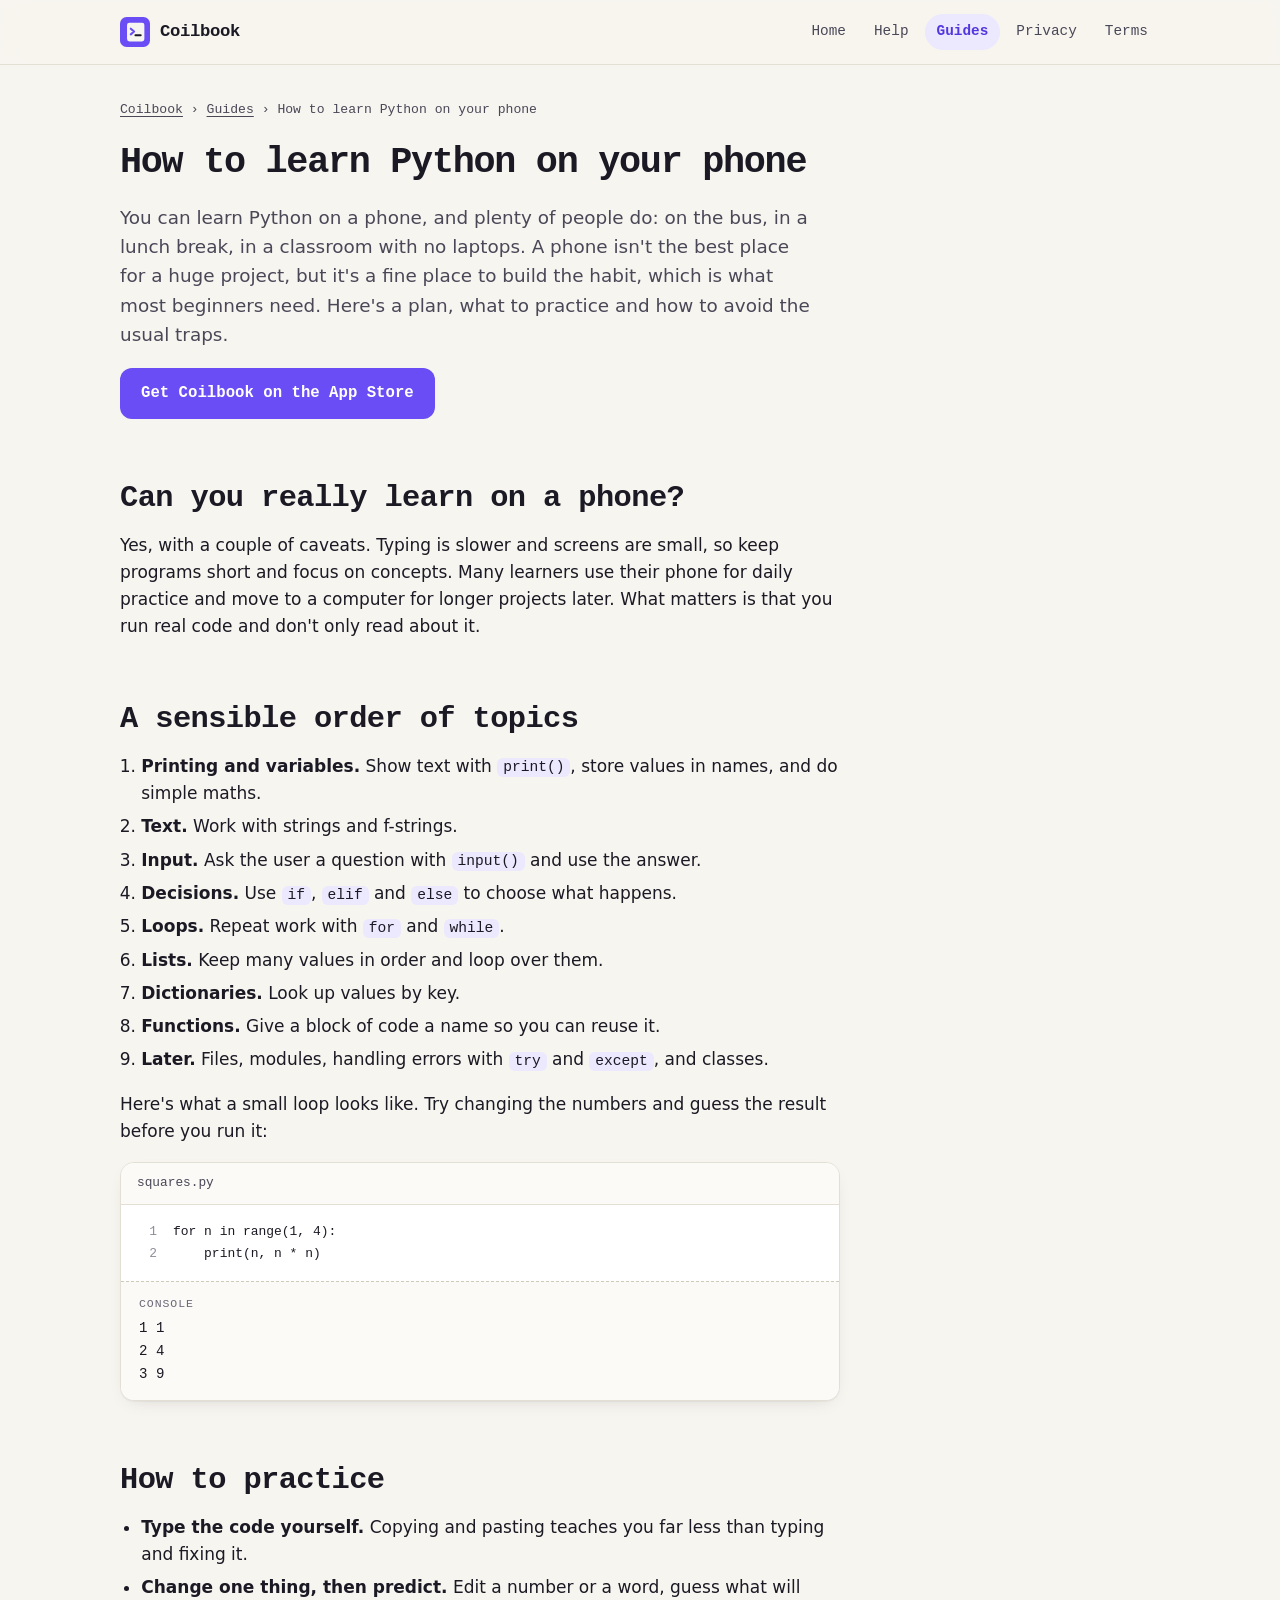
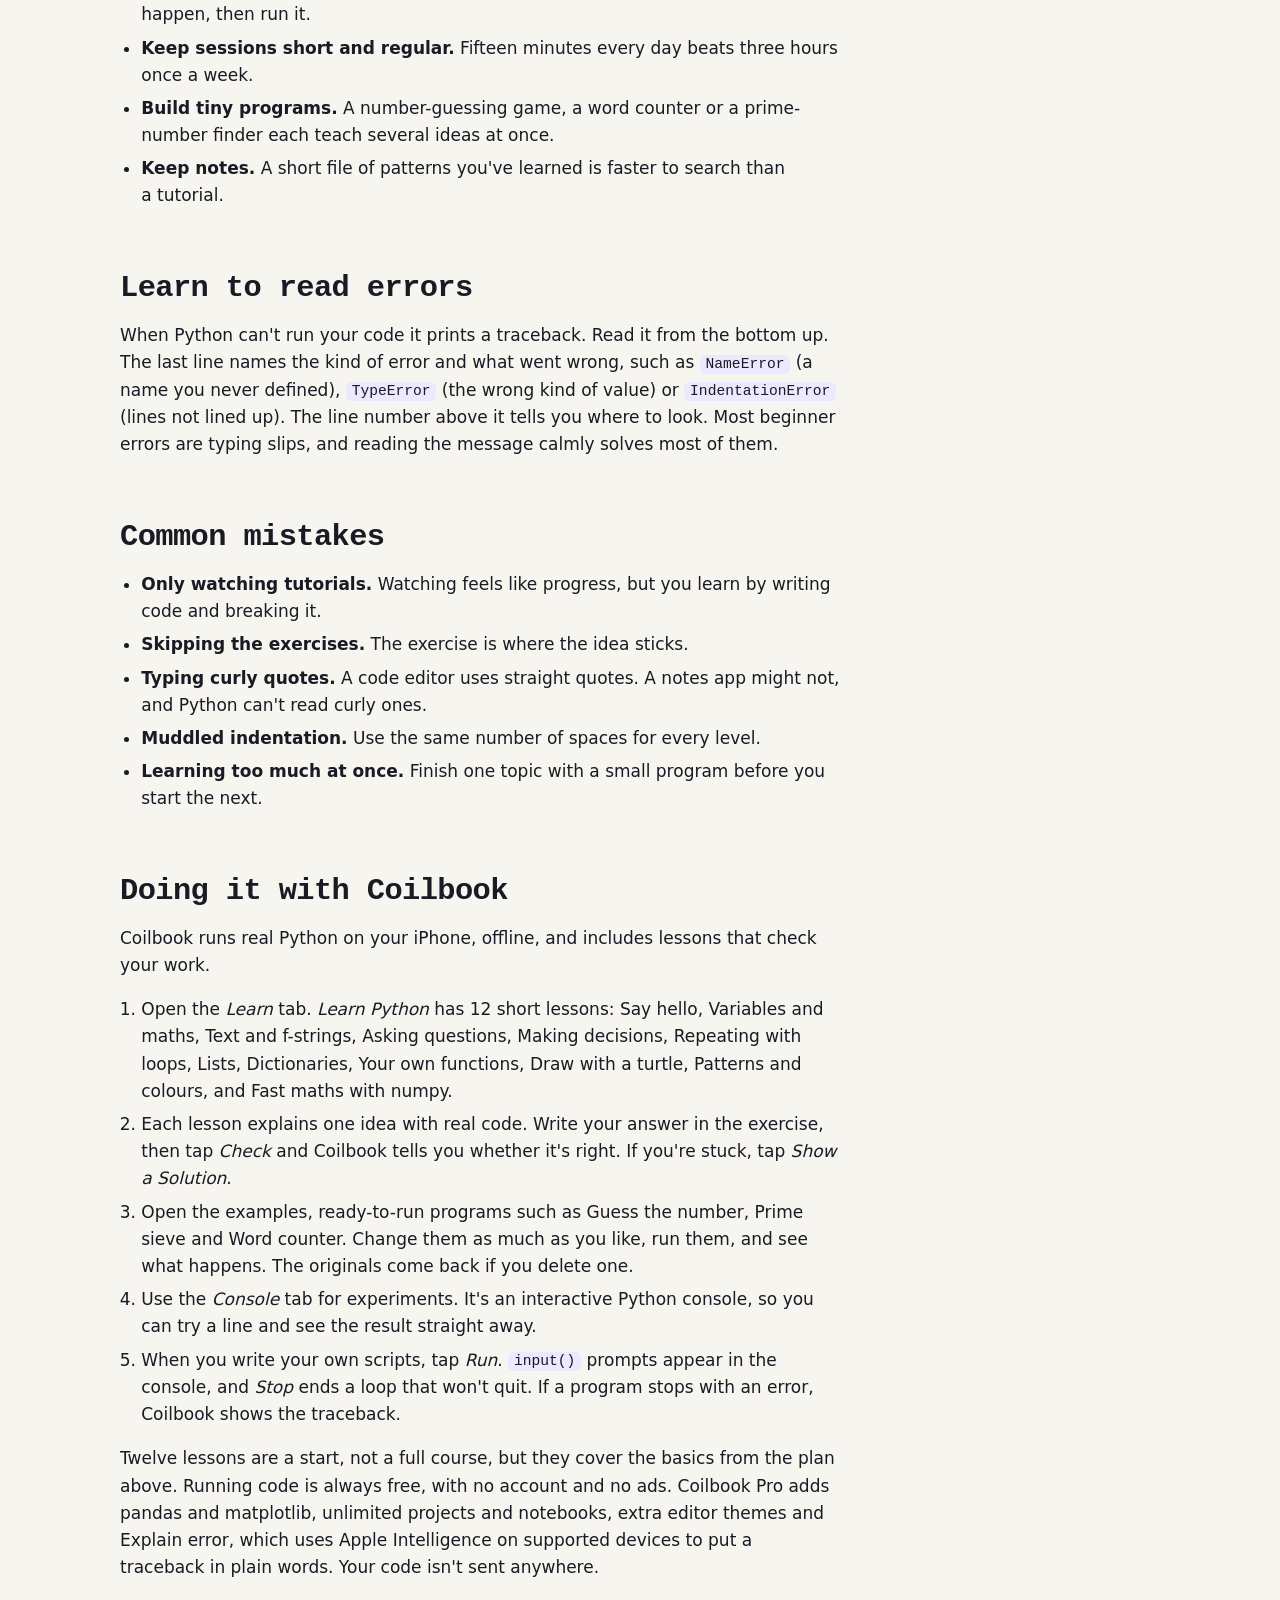
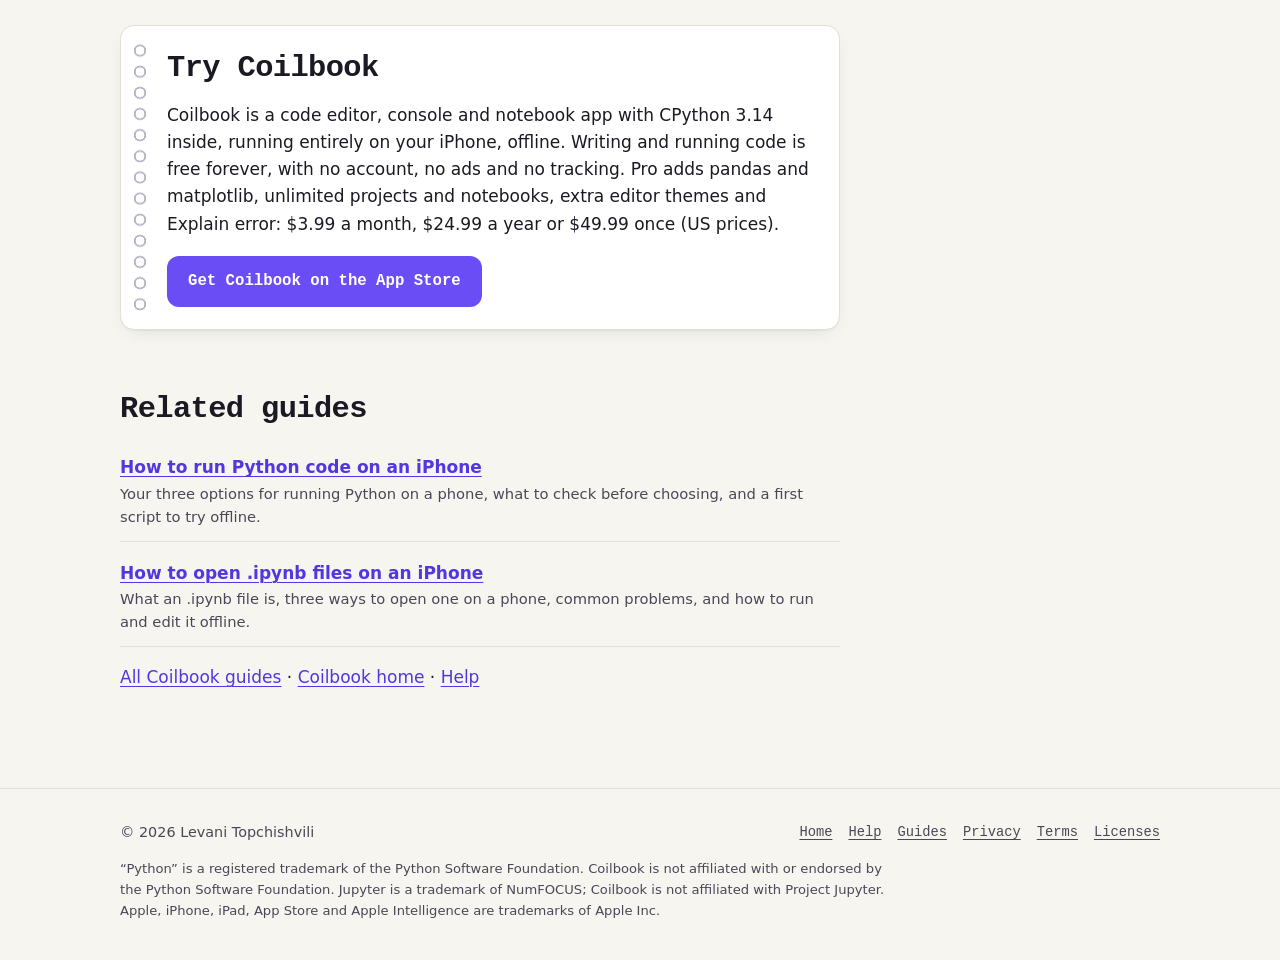
<file: docs/guides/how-to-learn-python-on-your-iphone.html>
<!doctype html>
<html lang="en">
<head>
<meta charset="utf-8">
<meta name="viewport" content="width=device-width, initial-scale=1">
<title>How to Learn Python on Your Phone: A Practical Plan – Coilbook</title>
<meta name="description" content="Can you learn Python on a phone? Yes, with the right habits. A practical order of topics, how to practice, mistakes to avoid, and how to start offline.">
<link rel="canonical" href="https://levan2002.github.io/coilbook/guides/how-to-learn-python-on-your-iphone.html">
<meta name="theme-color" content="#F7F5F0" media="(prefers-color-scheme: light)">
<meta name="theme-color" content="#15131C" media="(prefers-color-scheme: dark)">
<link rel="icon" href="../favicon.svg" type="image/svg+xml">
<link rel="stylesheet" href="../styles.css">
<meta property="og:type" content="article">
<meta property="og:title" content="How to Learn Python on Your Phone: A Practical Plan – Coilbook">
<meta property="og:description" content="Can you learn Python on a phone? Yes, with the right habits. A practical order of topics, how to practice, mistakes to avoid, and how to start offline.">
<meta property="og:url" content="https://levan2002.github.io/coilbook/guides/how-to-learn-python-on-your-iphone.html">
<meta property="og:site_name" content="Coilbook">
<meta name="twitter:card" content="summary">
<meta name="apple-itunes-app" content="app-id=6818796872">
<script type="application/ld+json">
{
 "@context": "https://schema.org",
 "@type": "Article",
 "headline": "How to learn Python on your phone: a practical plan",
 "description": "Can you learn Python on a phone? Yes, with the right habits. A practical order of topics, how to practice, mistakes to avoid, and how to start offline.",
 "author": {
  "@type": "Person",
  "name": "Levani Topchishvili"
 },
 "publisher": {
  "@type": "Person",
  "name": "Levani Topchishvili"
 },
 "datePublished": "2026-10-05",
 "dateModified": "2026-10-05",
 "mainEntityOfPage": "https://levan2002.github.io/coilbook/guides/how-to-learn-python-on-your-iphone.html"
}
</script>
<script type="application/ld+json">
{
 "@context": "https://schema.org",
 "@type": "BreadcrumbList",
 "itemListElement": [
  {
   "@type": "ListItem",
   "position": 1,
   "name": "Coilbook home",
   "item": "https://levan2002.github.io/coilbook/"
  },
  {
   "@type": "ListItem",
   "position": 2,
   "name": "Guides",
   "item": "https://levan2002.github.io/coilbook/guides/"
  },
  {
   "@type": "ListItem",
   "position": 3,
   "name": "How to learn Python on your phone: a practical plan",
   "item": "https://levan2002.github.io/coilbook/guides/how-to-learn-python-on-your-iphone.html"
  }
 ]
}
</script>
</head>
<body>
<a class="skip" href="#main">Skip to content</a>

<header class="site-header">
  <div class="wrap">
    <a class="brand" href="../">
      <svg class="brand-mark" viewBox="0 0 64 64" aria-hidden="true"><rect width="64" height="64" rx="14" fill="#6A4DF5"/><rect x="15" y="12" width="37" height="40" rx="5" fill="#F7F5F0"/><path d="M23 25l7 6-7 6" fill="none" stroke="#6A4DF5" stroke-width="4.5" stroke-linecap="round" stroke-linejoin="round"/><path d="M33 39h11" stroke="#1B1923" stroke-width="4.5" stroke-linecap="round"/></svg>
      Coilbook
    </a>
    <nav class="site-nav" aria-label="Main">
      <ul>
        <li><a href="../">Home</a></li>
        <li><a href="../help.html">Help</a></li>
        <li><a href="./" aria-current="page">Guides</a></li>
        <li><a href="../privacy.html">Privacy</a></li>
        <li><a href="../terms.html">Terms</a></li>
      </ul>
    </nav>
  </div>
</header>

<main id="main">
<div class="wrap guide-top">
<nav class="crumbs" aria-label="Breadcrumb"><a href="../">Coilbook</a> <span aria-hidden="true">›</span> <a href="./">Guides</a> <span aria-hidden="true">›</span> How to learn Python on your phone</nav>
<article class="guide-art">
<h1>How to learn Python on your phone</h1>
<p class="lead">You can learn Python on a phone, and plenty of people do: on the bus, in a lunch break, in a classroom with no laptops. A phone isn't the best place for a huge project, but it's a fine place to build the habit, which is what most beginners need. Here's a plan, what to practice and how to avoid the usual traps.</p>
<p class="g-cta-row"><a class="btn btn-primary" href="https://apps.apple.com/app/id6818796872">Get Coilbook on the App Store</a></p>
<h2>Can you really learn on a phone?</h2>
<p>Yes, with a couple of caveats. Typing is slower and screens are small, so keep programs short and focus on concepts. Many learners use their phone for daily practice and move to a computer for longer projects later. What matters is that you run real code and don't only read about it.</p>

<h2>A sensible order of topics</h2>
<ol class="steps">
<li><strong>Printing and variables.</strong> Show text with <code>print()</code>, store values in names, and do simple maths.</li>
<li><strong>Text.</strong> Work with strings and f-strings.</li>
<li><strong>Input.</strong> Ask the user a question with <code>input()</code> and use the answer.</li>
<li><strong>Decisions.</strong> Use <code>if</code>, <code>elif</code> and <code>else</code> to choose what happens.</li>
<li><strong>Loops.</strong> Repeat work with <code>for</code> and <code>while</code>.</li>
<li><strong>Lists.</strong> Keep many values in order and loop over them.</li>
<li><strong>Dictionaries.</strong> Look up values by key.</li>
<li><strong>Functions.</strong> Give a block of code a name so you can reuse it.</li>
<li><strong>Later.</strong> Files, modules, handling errors with <code>try</code> and <code>except</code>, and classes.</li>
</ol>
<p>Here's what a small loop looks like. Try changing the numbers and guess the result before you run it:</p>
<figure class="code"><div class="code-bar"><span>squares.py</span></div><pre><code><span class="l">for n in range(1, 4):</span><span class="l">    print(n, n * n)</span></code></pre><div class="out"><span class="out-label">Console</span>1 1
2 4
3 9</div></figure>

<h2>How to practice</h2>
<ul class="tips">
<li><strong>Type the code yourself.</strong> Copying and pasting teaches you far less than typing and fixing it.</li>
<li><strong>Change one thing, then predict.</strong> Edit a number or a word, guess what will happen, then run it.</li>
<li><strong>Keep sessions short and regular.</strong> Fifteen minutes every day beats three hours once a week.</li>
<li><strong>Build tiny programs.</strong> A number-guessing game, a word counter or a prime-number finder each teach several ideas at once.</li>
<li><strong>Keep notes.</strong> A short file of patterns you've learned is faster to search than a tutorial.</li>
</ul>

<h2>Learn to read errors</h2>
<p>When Python can't run your code it prints a traceback. Read it from the bottom up. The last line names the kind of error and what went wrong, such as <code>NameError</code> (a name you never defined), <code>TypeError</code> (the wrong kind of value) or <code>IndentationError</code> (lines not lined up). The line number above it tells you where to look. Most beginner errors are typing slips, and reading the message calmly solves most of them.</p>

<h2>Common mistakes</h2>
<ul class="tips">
<li><strong>Only watching tutorials.</strong> Watching feels like progress, but you learn by writing code and breaking it.</li>
<li><strong>Skipping the exercises.</strong> The exercise is where the idea sticks.</li>
<li><strong>Typing curly quotes.</strong> A code editor uses straight quotes. A notes app might not, and Python can't read curly ones.</li>
<li><strong>Muddled indentation.</strong> Use the same number of spaces for every level.</li>
<li><strong>Learning too much at once.</strong> Finish one topic with a small program before you start the next.</li>
</ul>
<h2>Doing it with Coilbook</h2>
<p>Coilbook runs real Python on your iPhone, offline, and includes lessons that check your work.</p>
<ol class="steps">
<li>Open the <em>Learn</em> tab. <em>Learn Python</em> has 12 short lessons: Say hello, Variables and maths, Text and f-strings, Asking questions, Making decisions, Repeating with loops, Lists, Dictionaries, Your own functions, Draw with a turtle, Patterns and colours, and Fast maths with numpy.</li>
<li>Each lesson explains one idea with real code. Write your answer in the exercise, then tap <em>Check</em> and Coilbook tells you whether it's right. If you're stuck, tap <em>Show a Solution</em>.</li>
<li>Open the examples, ready-to-run programs such as Guess the number, Prime sieve and Word counter. Change them as much as you like, run them, and see what happens. The originals come back if you delete one.</li>
<li>Use the <em>Console</em> tab for experiments. It's an interactive Python console, so you can try a line and see the result straight away.</li>
<li>When you write your own scripts, tap <em>Run</em>. <code>input()</code> prompts appear in the console, and <em>Stop</em> ends a loop that won't quit. If a program stops with an error, Coilbook shows the traceback.</li>
</ol>
<p>Twelve lessons are a start, not a full course, but they cover the basics from the plan above. Running code is always free, with no account and no ads. Coilbook Pro adds pandas and matplotlib, unlimited projects and notebooks, extra editor themes and Explain error, which uses Apple Intelligence on supported devices to put a traceback in plain words. Your code isn't sent anywhere.</p>
<div class="g-end coil">
<h2>Try Coilbook</h2>
<p>Coilbook is a code editor, console and notebook app with CPython 3.14 inside, running entirely on your iPhone, offline. Writing and running code is free forever, with no account, no ads and no tracking. Pro adds pandas and matplotlib, unlimited projects and notebooks, extra editor themes and Explain error: $3.99 a month, $24.99 a year or $49.99 once (US prices).</p>
<p class="g-cta-row"><a class="btn btn-primary" href="https://apps.apple.com/app/id6818796872">Get Coilbook on the App Store</a></p>
</div>
<aside class="g-related">
<h2>Related guides</h2>
<ul>
<li><a href="how-to-run-python-on-iphone.html">How to run Python code on an iPhone</a><span>Your three options for running Python on a phone, what to check before choosing, and a first script to try offline.</span></li>
<li><a href="how-to-open-ipynb-files-on-iphone.html">How to open .ipynb files on an iPhone</a><span>What an .ipynb file is, three ways to open one on a phone, common problems, and how to run and edit it offline.</span></li>
</ul>
<p><a href="./">All Coilbook guides</a> · <a href="../">Coilbook home</a> · <a href="../help.html">Help</a></p>
</aside>
</article>
</div>
</main>

<footer class="site-footer">
  <div class="wrap">
    <div class="footer-top">
      <p style="margin:0">&copy; 2026 Levani Topchishvili</p>
      <ul class="footer-links">
        <li><a href="../">Home</a></li>
        <li><a href="../help.html">Help</a></li>
        <li><a href="./">Guides</a></li>
        <li><a href="../privacy.html">Privacy</a></li>
        <li><a href="../terms.html">Terms</a></li>
        <li><a href="../licenses.html">Licenses</a></li>
      </ul>
    </div>
    <p class="trademark">&ldquo;Python&rdquo; is a registered trademark of the Python Software Foundation. Coilbook is not affiliated with or endorsed by the Python Software Foundation. Jupyter is a trademark of NumFOCUS; Coilbook is not affiliated with Project Jupyter. Apple, iPhone, iPad, App Store and Apple Intelligence are trademarks of Apple Inc.</p>
  </div>
</footer>
</body></html>
</file>
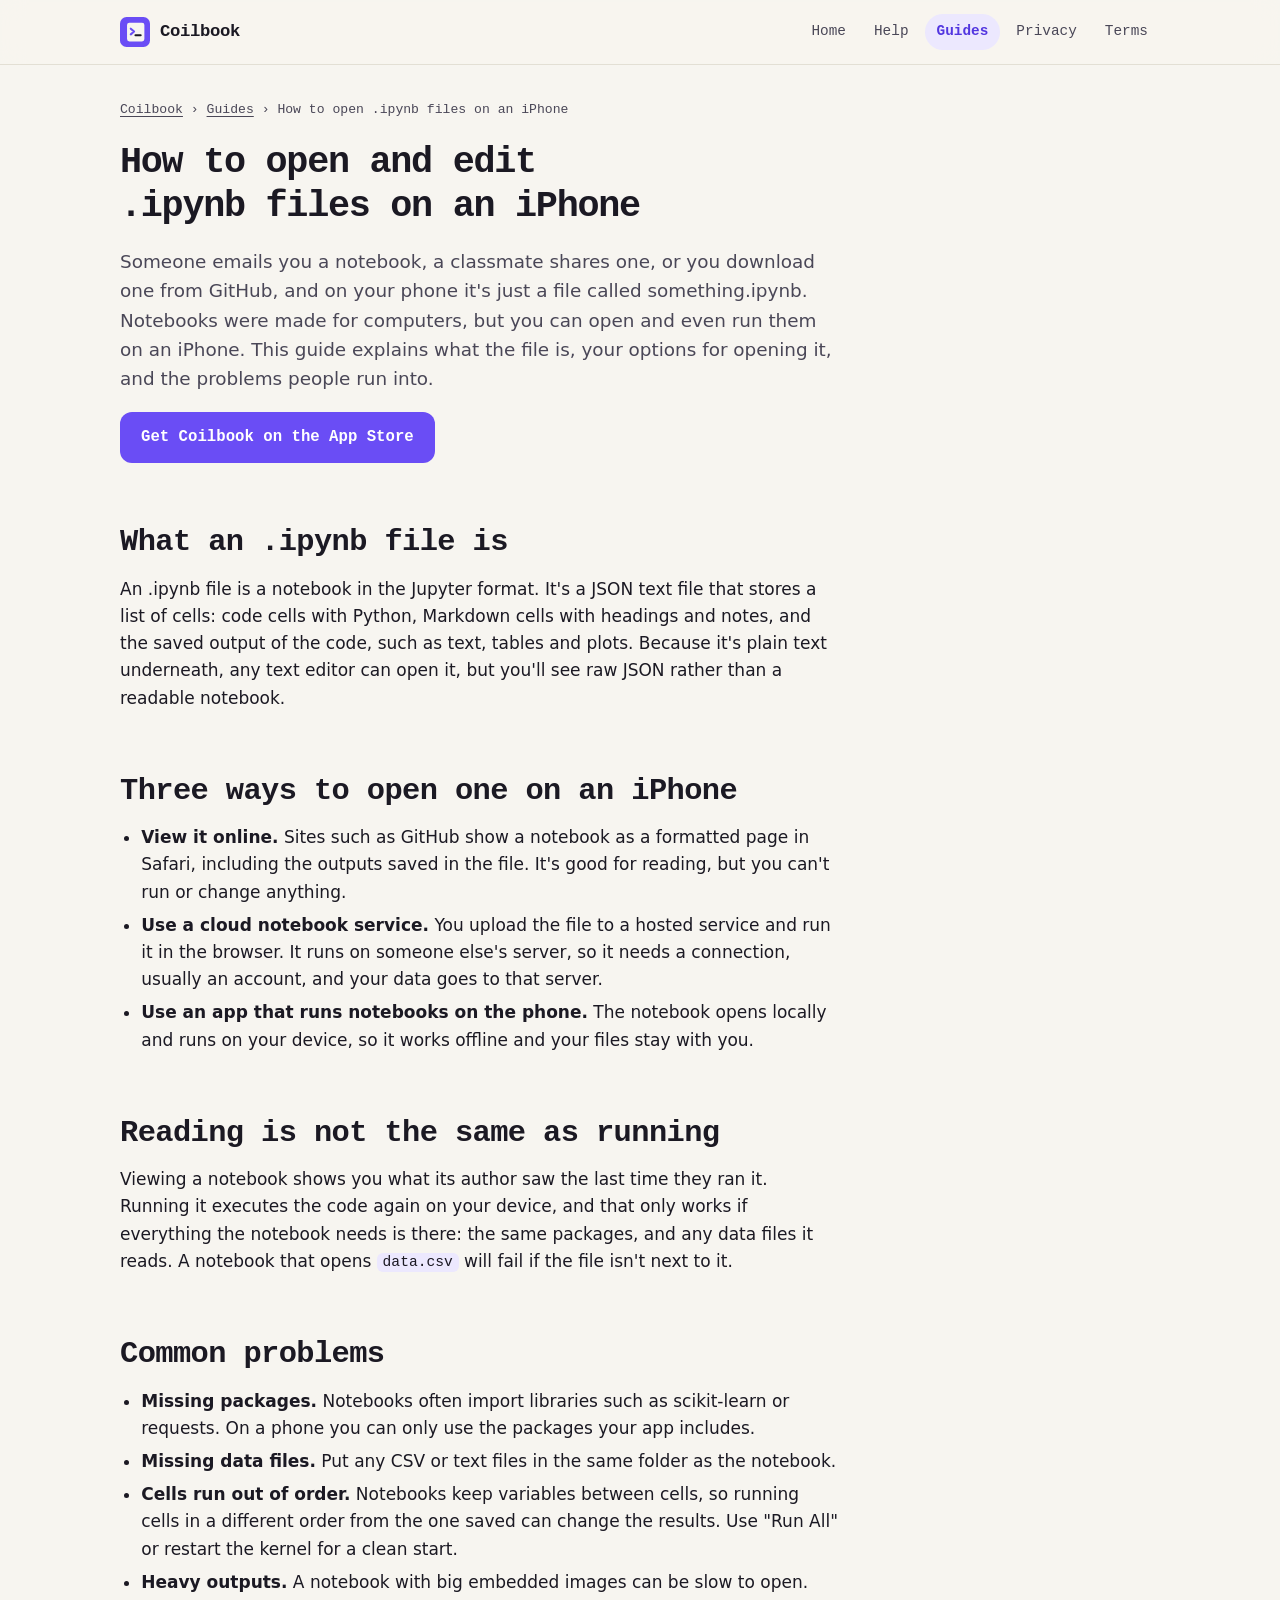
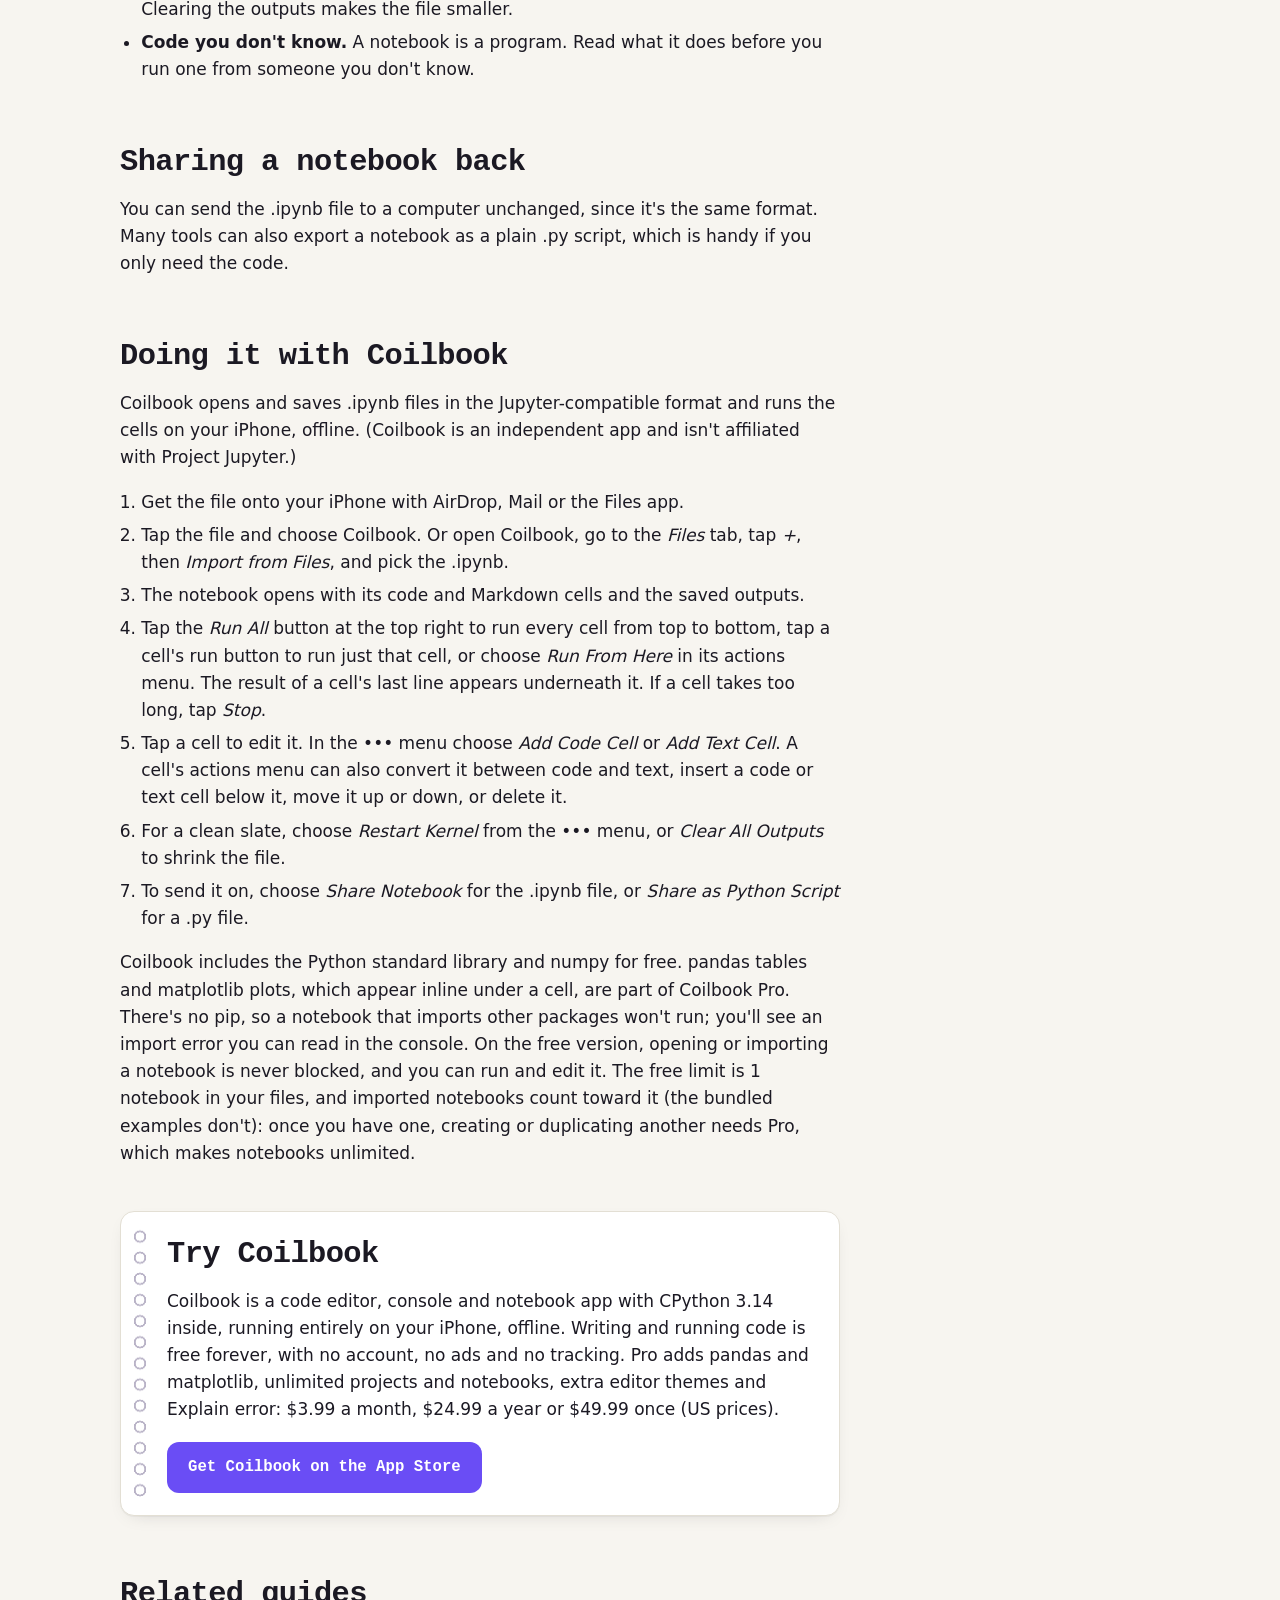
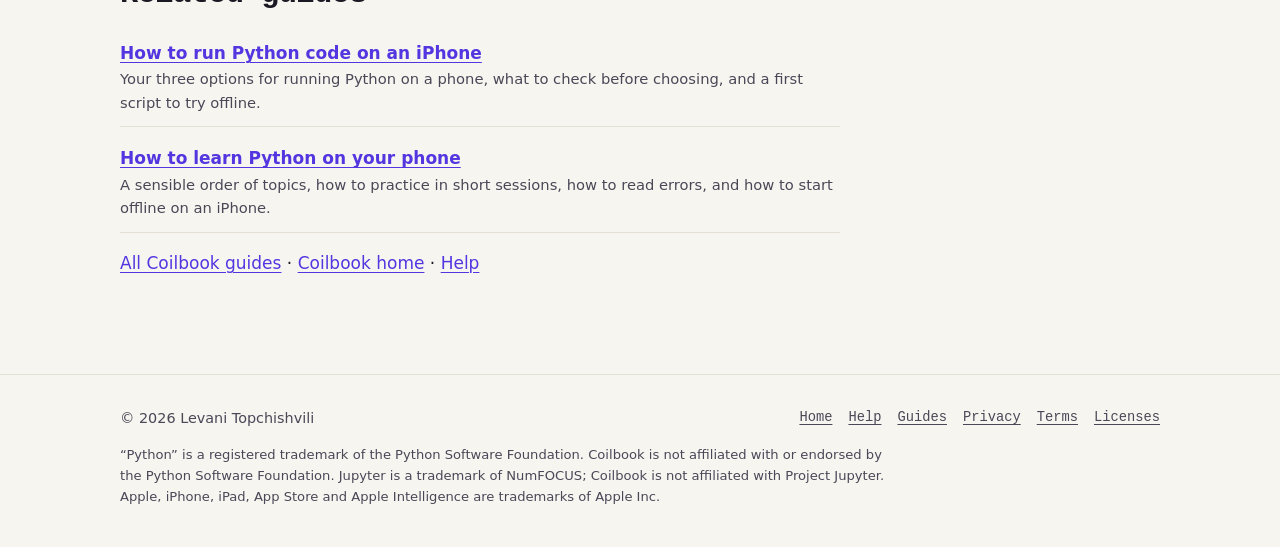
<file: docs/guides/how-to-open-ipynb-files-on-iphone.html>
<!doctype html>
<html lang="en">
<head>
<meta charset="utf-8">
<meta name="viewport" content="width=device-width, initial-scale=1">
<title>How to Open and Edit .ipynb Files on an iPhone – Coilbook</title>
<meta name="description" content="Got a .ipynb notebook on your phone? Learn what the file is, the ways to open one on iPhone or iPad, common problems, and how to run and edit it offline.">
<link rel="canonical" href="https://levan2002.github.io/coilbook/guides/how-to-open-ipynb-files-on-iphone.html">
<meta name="theme-color" content="#F7F5F0" media="(prefers-color-scheme: light)">
<meta name="theme-color" content="#15131C" media="(prefers-color-scheme: dark)">
<link rel="icon" href="../favicon.svg" type="image/svg+xml">
<link rel="stylesheet" href="../styles.css">
<meta property="og:type" content="article">
<meta property="og:title" content="How to Open and Edit .ipynb Files on an iPhone – Coilbook">
<meta property="og:description" content="Got a .ipynb notebook on your phone? Learn what the file is, the ways to open one on iPhone or iPad, common problems, and how to run and edit it offline.">
<meta property="og:url" content="https://levan2002.github.io/coilbook/guides/how-to-open-ipynb-files-on-iphone.html">
<meta property="og:site_name" content="Coilbook">
<meta name="twitter:card" content="summary">
<meta name="apple-itunes-app" content="app-id=6818796872">
<script type="application/ld+json">
{
 "@context": "https://schema.org",
 "@type": "Article",
 "headline": "How to open and edit .ipynb notebook files on an iPhone",
 "description": "Got a .ipynb notebook on your phone? Learn what the file is, the ways to open one on iPhone or iPad, common problems, and how to run and edit it offline.",
 "author": {
  "@type": "Person",
  "name": "Levani Topchishvili"
 },
 "publisher": {
  "@type": "Person",
  "name": "Levani Topchishvili"
 },
 "datePublished": "2026-10-05",
 "dateModified": "2026-10-05",
 "mainEntityOfPage": "https://levan2002.github.io/coilbook/guides/how-to-open-ipynb-files-on-iphone.html"
}
</script>
<script type="application/ld+json">
{
 "@context": "https://schema.org",
 "@type": "BreadcrumbList",
 "itemListElement": [
  {
   "@type": "ListItem",
   "position": 1,
   "name": "Coilbook home",
   "item": "https://levan2002.github.io/coilbook/"
  },
  {
   "@type": "ListItem",
   "position": 2,
   "name": "Guides",
   "item": "https://levan2002.github.io/coilbook/guides/"
  },
  {
   "@type": "ListItem",
   "position": 3,
   "name": "How to open and edit .ipynb notebook files on an iPhone",
   "item": "https://levan2002.github.io/coilbook/guides/how-to-open-ipynb-files-on-iphone.html"
  }
 ]
}
</script>
</head>
<body>
<a class="skip" href="#main">Skip to content</a>

<header class="site-header">
  <div class="wrap">
    <a class="brand" href="../">
      <svg class="brand-mark" viewBox="0 0 64 64" aria-hidden="true"><rect width="64" height="64" rx="14" fill="#6A4DF5"/><rect x="15" y="12" width="37" height="40" rx="5" fill="#F7F5F0"/><path d="M23 25l7 6-7 6" fill="none" stroke="#6A4DF5" stroke-width="4.5" stroke-linecap="round" stroke-linejoin="round"/><path d="M33 39h11" stroke="#1B1923" stroke-width="4.5" stroke-linecap="round"/></svg>
      Coilbook
    </a>
    <nav class="site-nav" aria-label="Main">
      <ul>
        <li><a href="../">Home</a></li>
        <li><a href="../help.html">Help</a></li>
        <li><a href="./" aria-current="page">Guides</a></li>
        <li><a href="../privacy.html">Privacy</a></li>
        <li><a href="../terms.html">Terms</a></li>
      </ul>
    </nav>
  </div>
</header>

<main id="main">
<div class="wrap guide-top">
<nav class="crumbs" aria-label="Breadcrumb"><a href="../">Coilbook</a> <span aria-hidden="true">›</span> <a href="./">Guides</a> <span aria-hidden="true">›</span> How to open .ipynb files on an iPhone</nav>
<article class="guide-art">
<h1>How to open and edit .ipynb files on an iPhone</h1>
<p class="lead">Someone emails you a notebook, a classmate shares one, or you download one from GitHub, and on your phone it's just a file called something.ipynb. Notebooks were made for computers, but you can open and even run them on an iPhone. This guide explains what the file is, your options for opening it, and the problems people run into.</p>
<p class="g-cta-row"><a class="btn btn-primary" href="https://apps.apple.com/app/id6818796872">Get Coilbook on the App Store</a></p>
<h2>What an .ipynb file is</h2>
<p>An .ipynb file is a notebook in the Jupyter format. It's a JSON text file that stores a list of cells: code cells with Python, Markdown cells with headings and notes, and the saved output of the code, such as text, tables and plots. Because it's plain text underneath, any text editor can open it, but you'll see raw JSON rather than a readable notebook.</p>

<h2>Three ways to open one on an iPhone</h2>
<ul class="tips">
<li><strong>View it online.</strong> Sites such as GitHub show a notebook as a formatted page in Safari, including the outputs saved in the file. It's good for reading, but you can't run or change anything.</li>
<li><strong>Use a cloud notebook service.</strong> You upload the file to a hosted service and run it in the browser. It runs on someone else's server, so it needs a connection, usually an account, and your data goes to that server.</li>
<li><strong>Use an app that runs notebooks on the phone.</strong> The notebook opens locally and runs on your device, so it works offline and your files stay with you.</li>
</ul>

<h2>Reading is not the same as running</h2>
<p>Viewing a notebook shows you what its author saw the last time they ran it. Running it executes the code again on your device, and that only works if everything the notebook needs is there: the same packages, and any data files it reads. A notebook that opens <code>data.csv</code> will fail if the file isn't next to it.</p>

<h2>Common problems</h2>
<ul class="tips">
<li><strong>Missing packages.</strong> Notebooks often import libraries such as scikit-learn or requests. On a phone you can only use the packages your app includes.</li>
<li><strong>Missing data files.</strong> Put any CSV or text files in the same folder as the notebook.</li>
<li><strong>Cells run out of order.</strong> Notebooks keep variables between cells, so running cells in a different order from the one saved can change the results. Use "Run All" or restart the kernel for a clean start.</li>
<li><strong>Heavy outputs.</strong> A notebook with big embedded images can be slow to open. Clearing the outputs makes the file smaller.</li>
<li><strong>Code you don't know.</strong> A notebook is a program. Read what it does before you run one from someone you don't know.</li>
</ul>

<h2>Sharing a notebook back</h2>
<p>You can send the .ipynb file to a computer unchanged, since it's the same format. Many tools can also export a notebook as a plain .py script, which is handy if you only need the code.</p>
<h2>Doing it with Coilbook</h2>
<p>Coilbook opens and saves .ipynb files in the Jupyter-compatible format and runs the cells on your iPhone, offline. (Coilbook is an independent app and isn't affiliated with Project Jupyter.)</p>
<ol class="steps">
<li>Get the file onto your iPhone with AirDrop, Mail or the Files app.</li>
<li>Tap the file and choose Coilbook. Or open Coilbook, go to the <em>Files</em> tab, tap <em>+</em>, then <em>Import from Files</em>, and pick the .ipynb.</li>
<li>The notebook opens with its code and Markdown cells and the saved outputs.</li>
<li>Tap the <em>Run All</em> button at the top right to run every cell from top to bottom, tap a cell's run button to run just that cell, or choose <em>Run From Here</em> in its actions menu. The result of a cell's last line appears underneath it. If a cell takes too long, tap <em>Stop</em>.</li>
<li>Tap a cell to edit it. In the ••• menu choose <em>Add Code Cell</em> or <em>Add Text Cell</em>. A cell's actions menu can also convert it between code and text, insert a code or text cell below it, move it up or down, or delete it.</li>
<li>For a clean slate, choose <em>Restart Kernel</em> from the ••• menu, or <em>Clear All Outputs</em> to shrink the file.</li>
<li>To send it on, choose <em>Share Notebook</em> for the .ipynb file, or <em>Share as Python Script</em> for a .py file.</li>
</ol>
<p>Coilbook includes the Python standard library and numpy for free. pandas tables and matplotlib plots, which appear inline under a cell, are part of Coilbook Pro. There's no pip, so a notebook that imports other packages won't run; you'll see an import error you can read in the console. On the free version, opening or importing a notebook is never blocked, and you can run and edit it. The free limit is 1 notebook in your files, and imported notebooks count toward it (the bundled examples don't): once you have one, creating or duplicating another needs Pro, which makes notebooks unlimited.</p>
<div class="g-end coil">
<h2>Try Coilbook</h2>
<p>Coilbook is a code editor, console and notebook app with CPython 3.14 inside, running entirely on your iPhone, offline. Writing and running code is free forever, with no account, no ads and no tracking. Pro adds pandas and matplotlib, unlimited projects and notebooks, extra editor themes and Explain error: $3.99 a month, $24.99 a year or $49.99 once (US prices).</p>
<p class="g-cta-row"><a class="btn btn-primary" href="https://apps.apple.com/app/id6818796872">Get Coilbook on the App Store</a></p>
</div>
<aside class="g-related">
<h2>Related guides</h2>
<ul>
<li><a href="how-to-run-python-on-iphone.html">How to run Python code on an iPhone</a><span>Your three options for running Python on a phone, what to check before choosing, and a first script to try offline.</span></li>
<li><a href="how-to-learn-python-on-your-iphone.html">How to learn Python on your phone</a><span>A sensible order of topics, how to practice in short sessions, how to read errors, and how to start offline on an iPhone.</span></li>
</ul>
<p><a href="./">All Coilbook guides</a> · <a href="../">Coilbook home</a> · <a href="../help.html">Help</a></p>
</aside>
</article>
</div>
</main>

<footer class="site-footer">
  <div class="wrap">
    <div class="footer-top">
      <p style="margin:0">&copy; 2026 Levani Topchishvili</p>
      <ul class="footer-links">
        <li><a href="../">Home</a></li>
        <li><a href="../help.html">Help</a></li>
        <li><a href="./">Guides</a></li>
        <li><a href="../privacy.html">Privacy</a></li>
        <li><a href="../terms.html">Terms</a></li>
        <li><a href="../licenses.html">Licenses</a></li>
      </ul>
    </div>
    <p class="trademark">&ldquo;Python&rdquo; is a registered trademark of the Python Software Foundation. Coilbook is not affiliated with or endorsed by the Python Software Foundation. Jupyter is a trademark of NumFOCUS; Coilbook is not affiliated with Project Jupyter. Apple, iPhone, iPad, App Store and Apple Intelligence are trademarks of Apple Inc.</p>
  </div>
</footer>
</body></html>
</file>
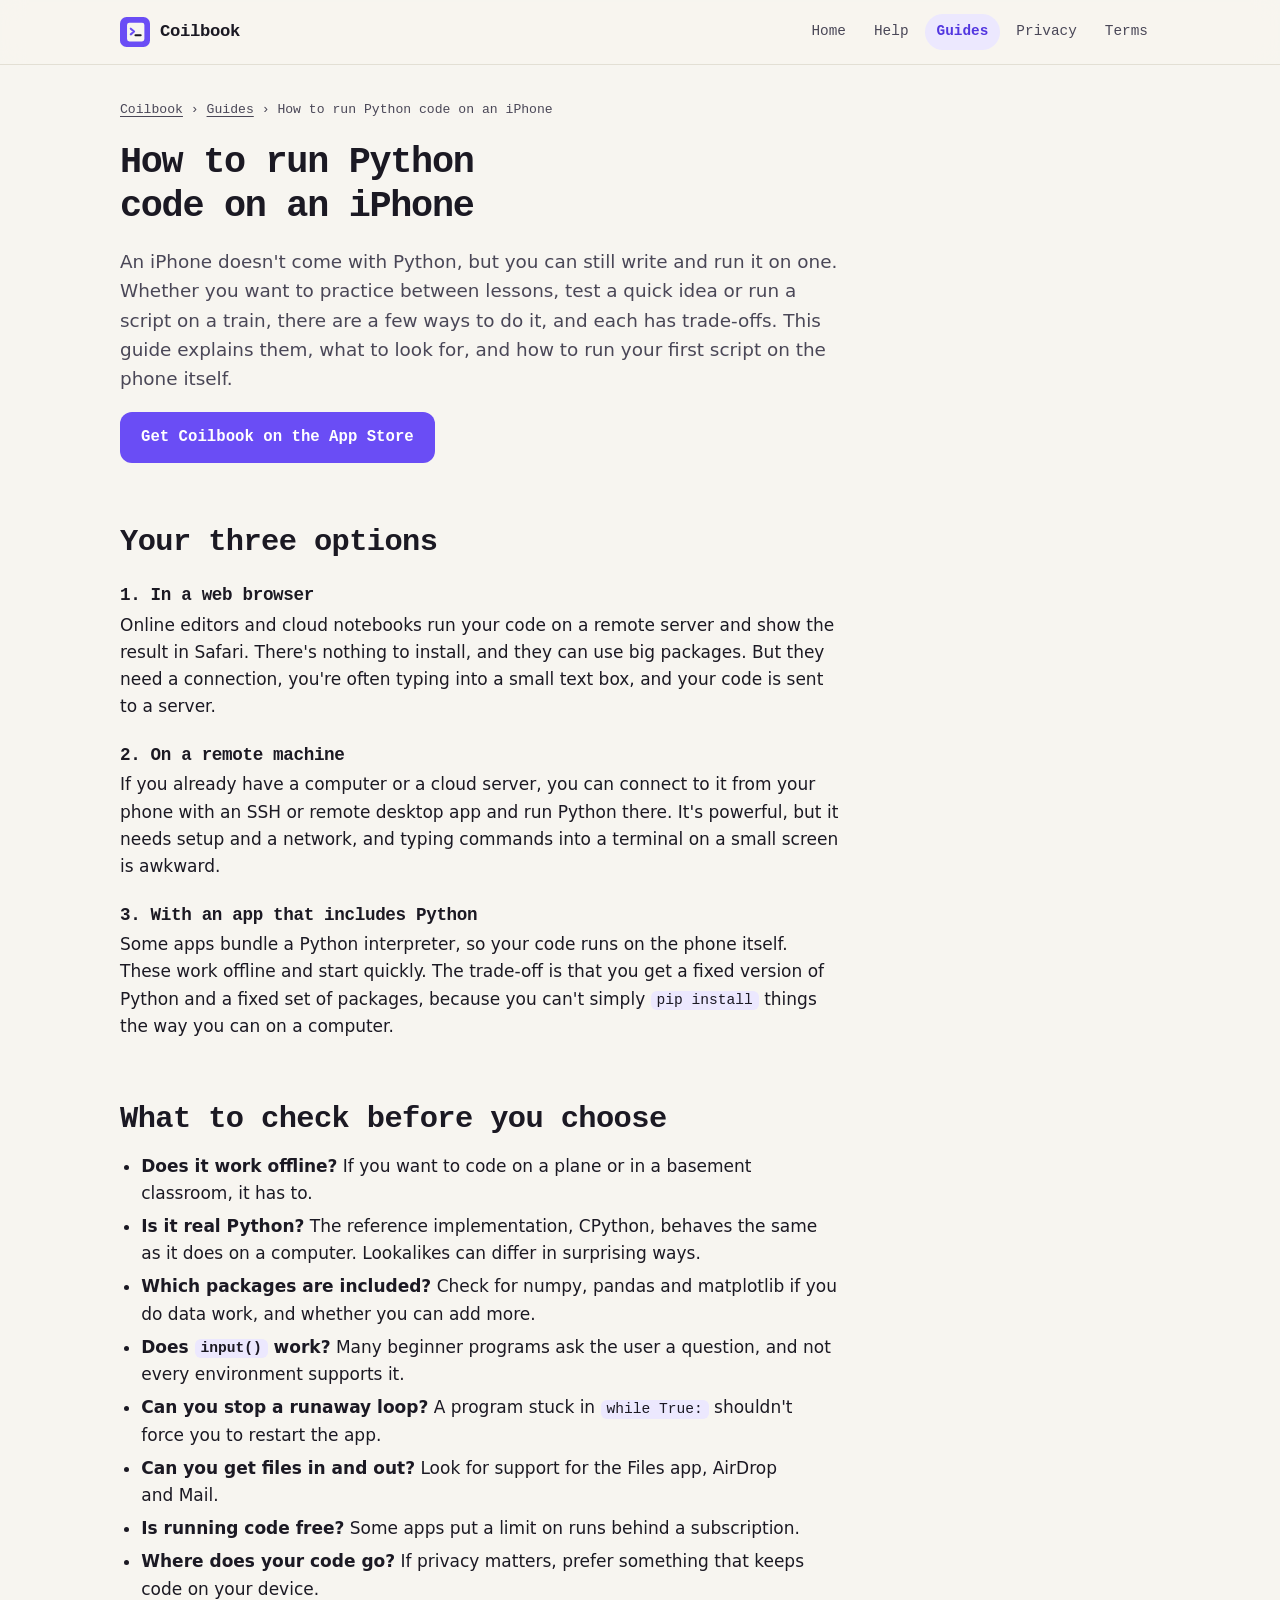
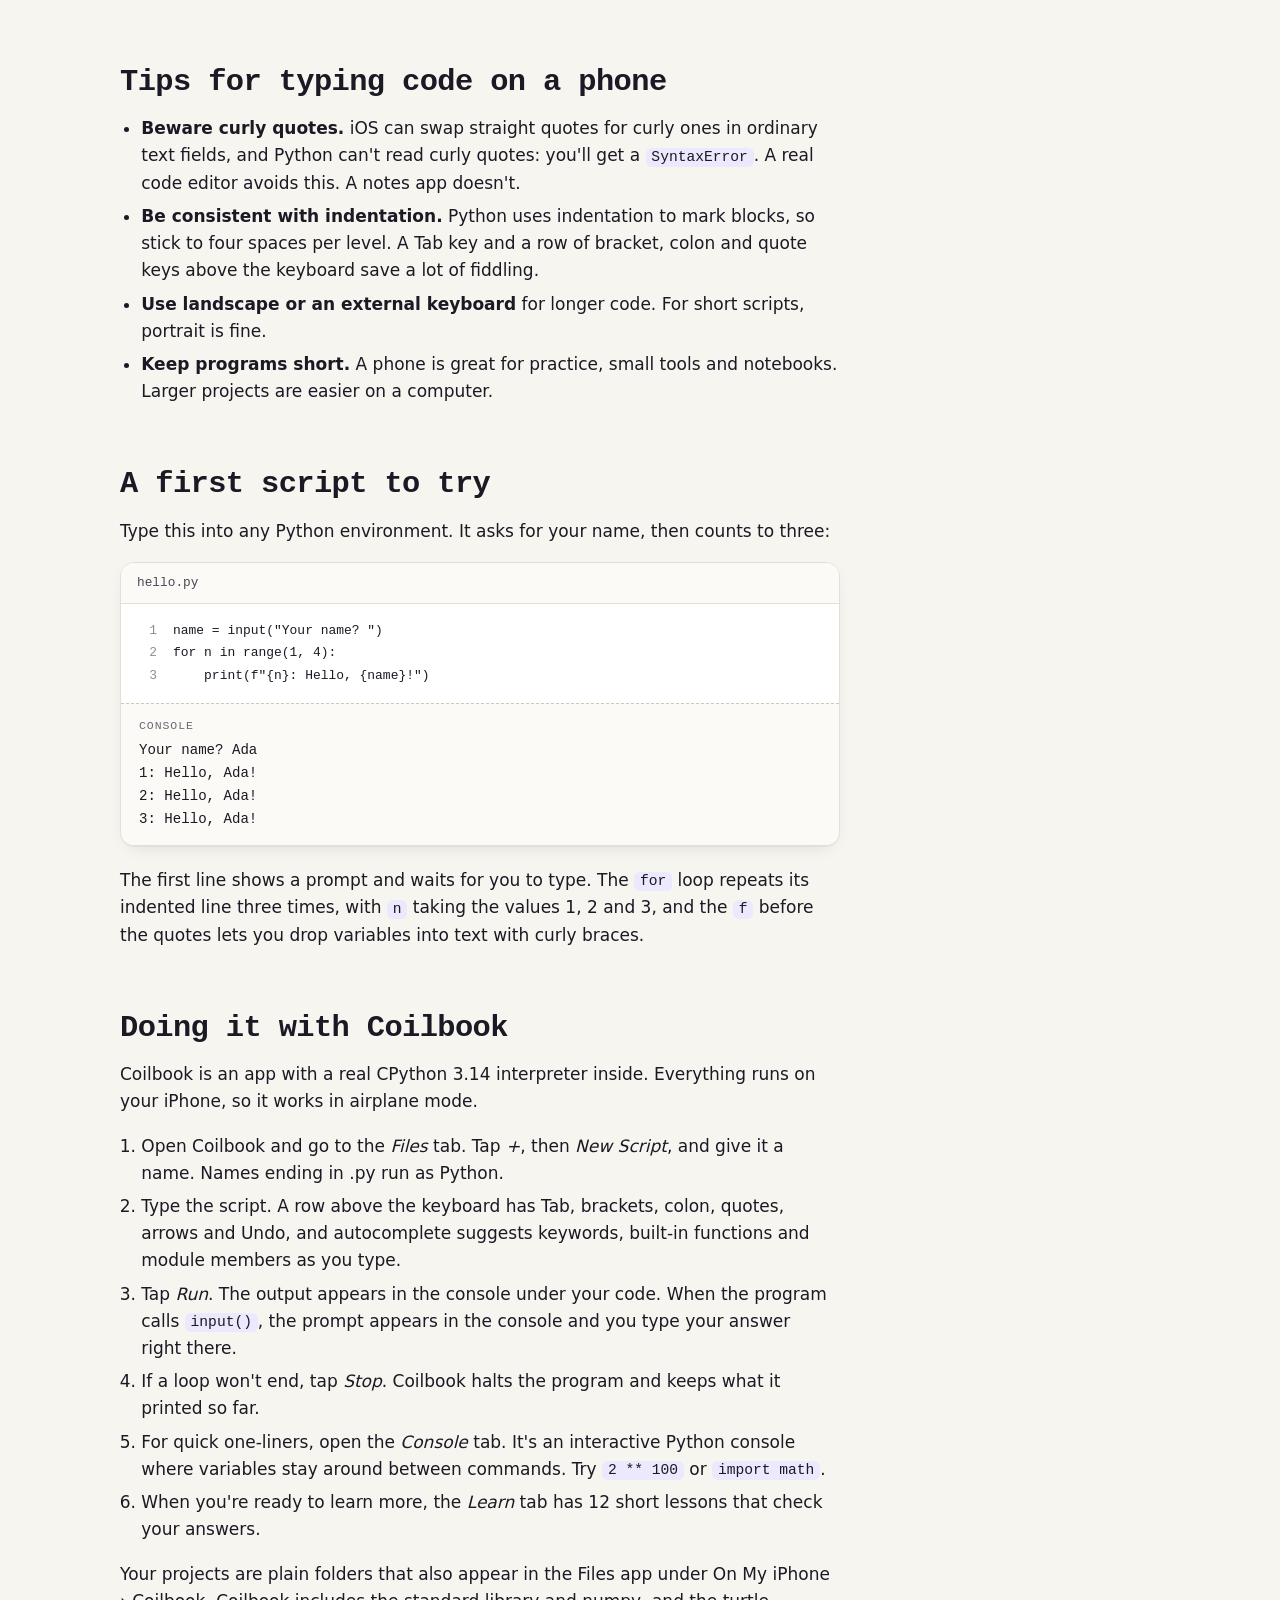
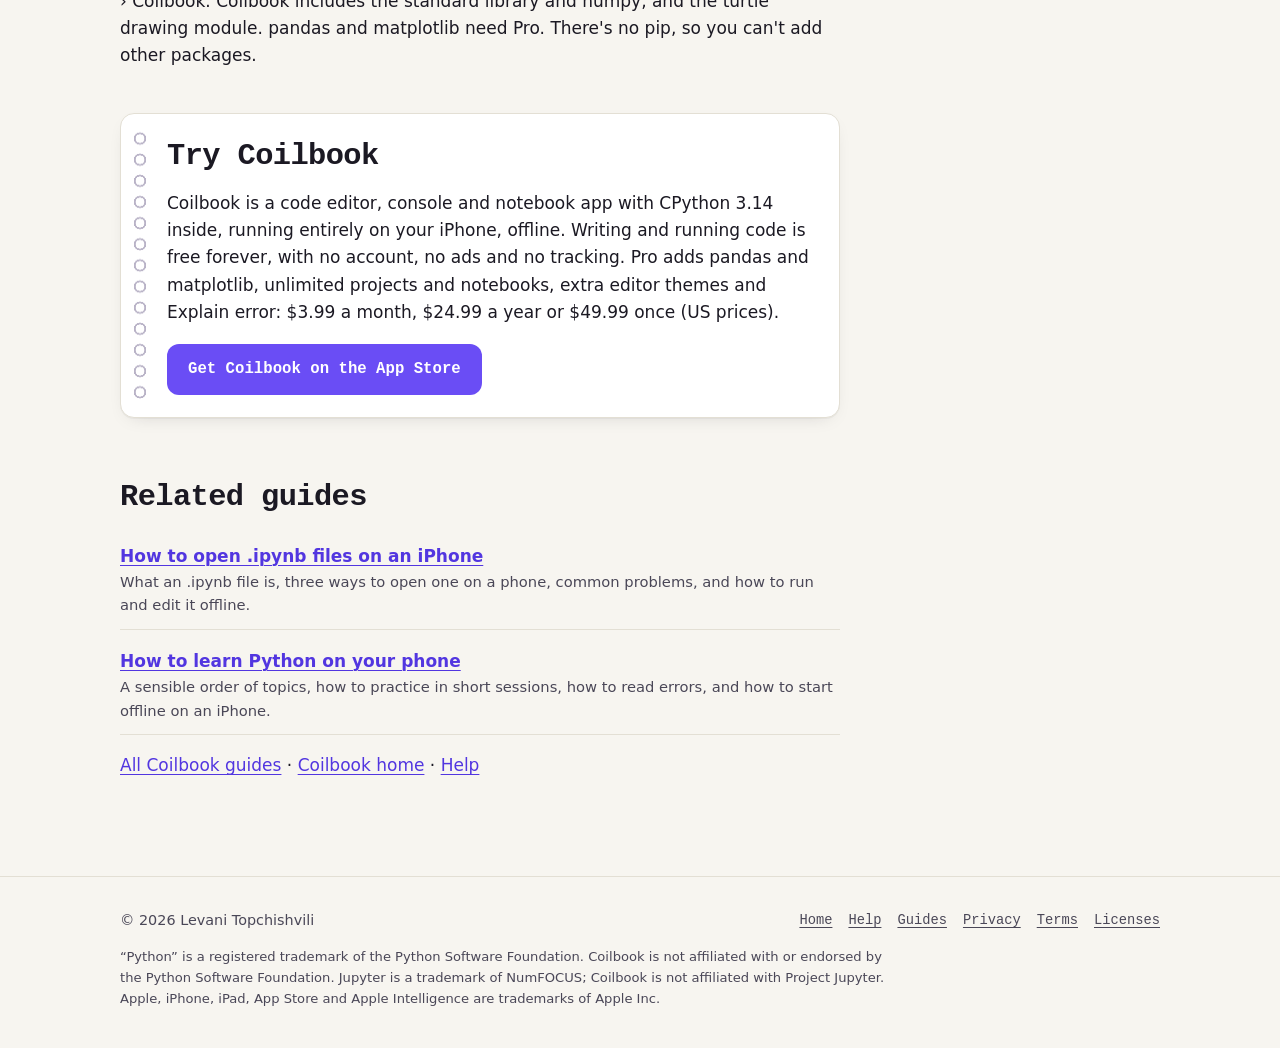
<file: docs/guides/how-to-run-python-on-iphone.html>
<!doctype html>
<html lang="en">
<head>
<meta charset="utf-8">
<meta name="viewport" content="width=device-width, initial-scale=1">
<title>How to Run Python Code on an iPhone, Offline or Online – Coilbook</title>
<meta name="description" content="How to run Python on an iPhone or iPad: your options (browser, remote machine or on-device interpreter), what to check, typing tips, and a first script.">
<link rel="canonical" href="https://levan2002.github.io/coilbook/guides/how-to-run-python-on-iphone.html">
<meta name="theme-color" content="#F7F5F0" media="(prefers-color-scheme: light)">
<meta name="theme-color" content="#15131C" media="(prefers-color-scheme: dark)">
<link rel="icon" href="../favicon.svg" type="image/svg+xml">
<link rel="stylesheet" href="../styles.css">
<meta property="og:type" content="article">
<meta property="og:title" content="How to Run Python Code on an iPhone, Offline or Online – Coilbook">
<meta property="og:description" content="How to run Python on an iPhone or iPad: your options (browser, remote machine or on-device interpreter), what to check, typing tips, and a first script.">
<meta property="og:url" content="https://levan2002.github.io/coilbook/guides/how-to-run-python-on-iphone.html">
<meta property="og:site_name" content="Coilbook">
<meta name="twitter:card" content="summary">
<meta name="apple-itunes-app" content="app-id=6818796872">
<script type="application/ld+json">
{
 "@context": "https://schema.org",
 "@type": "Article",
 "headline": "How to run Python code on an iPhone, offline or online",
 "description": "How to run Python on an iPhone or iPad: your options (browser, remote machine or on-device interpreter), what to check, typing tips, and a first script.",
 "author": {
  "@type": "Person",
  "name": "Levani Topchishvili"
 },
 "publisher": {
  "@type": "Person",
  "name": "Levani Topchishvili"
 },
 "datePublished": "2026-10-05",
 "dateModified": "2026-10-05",
 "mainEntityOfPage": "https://levan2002.github.io/coilbook/guides/how-to-run-python-on-iphone.html"
}
</script>
<script type="application/ld+json">
{
 "@context": "https://schema.org",
 "@type": "BreadcrumbList",
 "itemListElement": [
  {
   "@type": "ListItem",
   "position": 1,
   "name": "Coilbook home",
   "item": "https://levan2002.github.io/coilbook/"
  },
  {
   "@type": "ListItem",
   "position": 2,
   "name": "Guides",
   "item": "https://levan2002.github.io/coilbook/guides/"
  },
  {
   "@type": "ListItem",
   "position": 3,
   "name": "How to run Python code on an iPhone, offline or online",
   "item": "https://levan2002.github.io/coilbook/guides/how-to-run-python-on-iphone.html"
  }
 ]
}
</script>
</head>
<body>
<a class="skip" href="#main">Skip to content</a>

<header class="site-header">
  <div class="wrap">
    <a class="brand" href="../">
      <svg class="brand-mark" viewBox="0 0 64 64" aria-hidden="true"><rect width="64" height="64" rx="14" fill="#6A4DF5"/><rect x="15" y="12" width="37" height="40" rx="5" fill="#F7F5F0"/><path d="M23 25l7 6-7 6" fill="none" stroke="#6A4DF5" stroke-width="4.5" stroke-linecap="round" stroke-linejoin="round"/><path d="M33 39h11" stroke="#1B1923" stroke-width="4.5" stroke-linecap="round"/></svg>
      Coilbook
    </a>
    <nav class="site-nav" aria-label="Main">
      <ul>
        <li><a href="../">Home</a></li>
        <li><a href="../help.html">Help</a></li>
        <li><a href="./" aria-current="page">Guides</a></li>
        <li><a href="../privacy.html">Privacy</a></li>
        <li><a href="../terms.html">Terms</a></li>
      </ul>
    </nav>
  </div>
</header>

<main id="main">
<div class="wrap guide-top">
<nav class="crumbs" aria-label="Breadcrumb"><a href="../">Coilbook</a> <span aria-hidden="true">›</span> <a href="./">Guides</a> <span aria-hidden="true">›</span> How to run Python code on an iPhone</nav>
<article class="guide-art">
<h1>How to run Python code on an iPhone</h1>
<p class="lead">An iPhone doesn't come with Python, but you can still write and run it on one. Whether you want to practice between lessons, test a quick idea or run a script on a train, there are a few ways to do it, and each has trade-offs. This guide explains them, what to look for, and how to run your first script on the phone itself.</p>
<p class="g-cta-row"><a class="btn btn-primary" href="https://apps.apple.com/app/id6818796872">Get Coilbook on the App Store</a></p>
<h2>Your three options</h2>
<h3>1. In a web browser</h3>
<p>Online editors and cloud notebooks run your code on a remote server and show the result in Safari. There's nothing to install, and they can use big packages. But they need a connection, you're often typing into a small text box, and your code is sent to a server.</p>
<h3>2. On a remote machine</h3>
<p>If you already have a computer or a cloud server, you can connect to it from your phone with an SSH or remote desktop app and run Python there. It's powerful, but it needs setup and a network, and typing commands into a terminal on a small screen is awkward.</p>
<h3>3. With an app that includes Python</h3>
<p>Some apps bundle a Python interpreter, so your code runs on the phone itself. These work offline and start quickly. The trade-off is that you get a fixed version of Python and a fixed set of packages, because you can't simply <code>pip install</code> things the way you can on a computer.</p>

<h2>What to check before you choose</h2>
<ul class="tips">
<li><strong>Does it work offline?</strong> If you want to code on a plane or in a basement classroom, it has to.</li>
<li><strong>Is it real Python?</strong> The reference implementation, CPython, behaves the same as it does on a computer. Lookalikes can differ in surprising ways.</li>
<li><strong>Which packages are included?</strong> Check for numpy, pandas and matplotlib if you do data work, and whether you can add more.</li>
<li><strong>Does <code>input()</code> work?</strong> Many beginner programs ask the user a question, and not every environment supports it.</li>
<li><strong>Can you stop a runaway loop?</strong> A program stuck in <code>while True:</code> shouldn't force you to restart the app.</li>
<li><strong>Can you get files in and out?</strong> Look for support for the Files app, AirDrop and Mail.</li>
<li><strong>Is running code free?</strong> Some apps put a limit on runs behind a subscription.</li>
<li><strong>Where does your code go?</strong> If privacy matters, prefer something that keeps code on your device.</li>
</ul>

<h2>Tips for typing code on a phone</h2>
<ul class="tips">
<li><strong>Beware curly quotes.</strong> iOS can swap straight quotes for curly ones in ordinary text fields, and Python can't read curly quotes: you'll get a <code>SyntaxError</code>. A real code editor avoids this. A notes app doesn't.</li>
<li><strong>Be consistent with indentation.</strong> Python uses indentation to mark blocks, so stick to four spaces per level. A Tab key and a row of bracket, colon and quote keys above the keyboard save a lot of fiddling.</li>
<li><strong>Use landscape or an external keyboard</strong> for longer code. For short scripts, portrait is fine.</li>
<li><strong>Keep programs short.</strong> A phone is great for practice, small tools and notebooks. Larger projects are easier on a computer.</li>
</ul>

<h2>A first script to try</h2>
<p>Type this into any Python environment. It asks for your name, then counts to three:</p>
<figure class="code"><div class="code-bar"><span>hello.py</span></div><pre><code><span class="l">name = input(&quot;Your name? &quot;)</span><span class="l">for n in range(1, 4):</span><span class="l">    print(f&quot;{n}: Hello, {name}!&quot;)</span></code></pre><div class="out"><span class="out-label">Console</span>Your name? Ada
1: Hello, Ada!
2: Hello, Ada!
3: Hello, Ada!</div></figure>
<p>The first line shows a prompt and waits for you to type. The <code>for</code> loop repeats its indented line three times, with <code>n</code> taking the values 1, 2 and 3, and the <code>f</code> before the quotes lets you drop variables into text with curly braces.</p>
<h2>Doing it with Coilbook</h2>
<p>Coilbook is an app with a real CPython 3.14 interpreter inside. Everything runs on your iPhone, so it works in airplane mode.</p>
<ol class="steps">
<li>Open Coilbook and go to the <em>Files</em> tab. Tap <em>+</em>, then <em>New Script</em>, and give it a name. Names ending in .py run as Python.</li>
<li>Type the script. A row above the keyboard has Tab, brackets, colon, quotes, arrows and Undo, and autocomplete suggests keywords, built-in functions and module members as you type.</li>
<li>Tap <em>Run</em>. The output appears in the console under your code. When the program calls <code>input()</code>, the prompt appears in the console and you type your answer right there.</li>
<li>If a loop won't end, tap <em>Stop</em>. Coilbook halts the program and keeps what it printed so far.</li>
<li>For quick one-liners, open the <em>Console</em> tab. It's an interactive Python console where variables stay around between commands. Try <code>2 ** 100</code> or <code>import math</code>.</li>
<li>When you're ready to learn more, the <em>Learn</em> tab has 12 short lessons that check your answers.</li>
</ol>
<p>Your projects are plain folders that also appear in the Files app under On My iPhone › Coilbook. Coilbook includes the standard library and numpy, and the turtle drawing module. pandas and matplotlib need Pro. There's no pip, so you can't add other packages.</p>
<div class="g-end coil">
<h2>Try Coilbook</h2>
<p>Coilbook is a code editor, console and notebook app with CPython 3.14 inside, running entirely on your iPhone, offline. Writing and running code is free forever, with no account, no ads and no tracking. Pro adds pandas and matplotlib, unlimited projects and notebooks, extra editor themes and Explain error: $3.99 a month, $24.99 a year or $49.99 once (US prices).</p>
<p class="g-cta-row"><a class="btn btn-primary" href="https://apps.apple.com/app/id6818796872">Get Coilbook on the App Store</a></p>
</div>
<aside class="g-related">
<h2>Related guides</h2>
<ul>
<li><a href="how-to-open-ipynb-files-on-iphone.html">How to open .ipynb files on an iPhone</a><span>What an .ipynb file is, three ways to open one on a phone, common problems, and how to run and edit it offline.</span></li>
<li><a href="how-to-learn-python-on-your-iphone.html">How to learn Python on your phone</a><span>A sensible order of topics, how to practice in short sessions, how to read errors, and how to start offline on an iPhone.</span></li>
</ul>
<p><a href="./">All Coilbook guides</a> · <a href="../">Coilbook home</a> · <a href="../help.html">Help</a></p>
</aside>
</article>
</div>
</main>

<footer class="site-footer">
  <div class="wrap">
    <div class="footer-top">
      <p style="margin:0">&copy; 2026 Levani Topchishvili</p>
      <ul class="footer-links">
        <li><a href="../">Home</a></li>
        <li><a href="../help.html">Help</a></li>
        <li><a href="./">Guides</a></li>
        <li><a href="../privacy.html">Privacy</a></li>
        <li><a href="../terms.html">Terms</a></li>
        <li><a href="../licenses.html">Licenses</a></li>
      </ul>
    </div>
    <p class="trademark">&ldquo;Python&rdquo; is a registered trademark of the Python Software Foundation. Coilbook is not affiliated with or endorsed by the Python Software Foundation. Jupyter is a trademark of NumFOCUS; Coilbook is not affiliated with Project Jupyter. Apple, iPhone, iPad, App Store and Apple Intelligence are trademarks of Apple Inc.</p>
  </div>
</footer>
</body></html>
</file>
<file: docs/styles.css>
/* Coilbook website — spiral-bound coder's notebook */

:root {
  color-scheme: light dark;
  --paper: #F7F5F0;
  --sheet: #FFFFFF;
  --sheet-2: #FBFAF6;
  --ink: #1B1923;
  --ink-2: #4A4757;
  --rule: #E3DFD4;
  --rule-strong: #CFC9BA;
  --violet: #6A4DF5;
  --violet-ink: #5236E0;
  --violet-soft: #ECE8FE;
  --on-violet: #FFFFFF;
  --teal: #0B7F68;
  --amber: #B4610C;
  --blue: #2457D6;
  --muted-code: #6B6878;
  --ring: #B9B3C7;
  --shadow: 0 1px 0 rgba(27, 25, 35, .04), 0 6px 20px -12px rgba(27, 25, 35, .25);

  --mono: ui-monospace, "SF Mono", SFMono-Regular, Menlo, Consolas, monospace;
  --sans: system-ui, -apple-system, BlinkMacSystemFont, "Segoe UI", Roboto, "Helvetica Neue", Arial, sans-serif;
  --radius: 14px;
  --max: 1080px;
}

@media (prefers-color-scheme: dark) {
  :root {
    --paper: #15131C;
    --sheet: #1D1A26;
    --sheet-2: #191722;
    --ink: #ECEAF2;
    --ink-2: #B5B1C4;
    --rule: #2E2A3A;
    --rule-strong: #3D384C;
    --violet: #9583FF;
    --violet-ink: #A797FF;
    --violet-soft: #26213A;
    --on-violet: #15131C;
    --teal: #45CDAE;
    --amber: #F0A65A;
    --blue: #86A8FF;
    --muted-code: #8F8BA1;
    --ring: #4A4560;
    --shadow: 0 1px 0 rgba(0, 0, 0, .3), 0 8px 24px -14px rgba(0, 0, 0, .7);
  }
}

*, *::before, *::after { box-sizing: border-box; }

html { -webkit-text-size-adjust: 100%; scroll-padding-top: 84px; }
@media (prefers-reduced-motion: no-preference) { html { scroll-behavior: smooth; } }

body {
  margin: 0;
  background: var(--paper);
  color: var(--ink);
  font: 17px/1.6 var(--sans);
  -webkit-font-smoothing: antialiased;
}

img, svg { max-width: 100%; display: block; }

a { color: var(--violet-ink); text-underline-offset: 3px; text-decoration-thickness: 1px; }
a:hover { text-decoration-thickness: 2px; }
:focus-visible { outline: 3px solid var(--violet); outline-offset: 2px; border-radius: 6px; }

h1, h2, h3, h4 {
  font-family: var(--mono);
  font-weight: 700;
  letter-spacing: -0.02em;
  line-height: 1.2;
  margin: 0 0 .5em;
  text-wrap: balance;
}
h1 { font-size: clamp(2rem, 5.2vw, 3.2rem); letter-spacing: -0.035em; }
h2 { font-size: clamp(1.45rem, 3vw, 1.9rem); }
h3 { font-size: 1.1rem; }
p { margin: 0 0 1em; }
p, li { text-wrap: pretty; }

code, kbd, pre, samp { font-family: var(--mono); font-size: .9em; }
:not(pre) > code {
  background: var(--violet-soft);
  color: var(--ink);
  padding: .1em .4em;
  border-radius: 6px;
  font-size: .86em;
}
kbd {
  display: inline-block;
  min-width: 1.8em;
  padding: .05em .45em;
  border: 1px solid var(--rule-strong);
  border-bottom-width: 2px;
  border-radius: 6px;
  background: var(--sheet);
  font-size: .82em;
  text-align: center;
}

.skip {
  position: absolute; left: 16px; top: -60px;
  background: var(--violet); color: var(--on-violet);
  padding: 8px 14px; border-radius: 8px; z-index: 100; text-decoration: none;
}
.skip:focus { top: 12px; }

.wrap { width: 100%; max-width: var(--max); margin: 0 auto; padding: 0 20px; }
@media (max-width: 480px) { .wrap { padding: 0 16px; } }

/* ---------- Header ---------- */
.site-header {
  position: sticky; top: 0; z-index: 50;
  background: color-mix(in srgb, var(--paper) 88%, transparent);
  -webkit-backdrop-filter: saturate(1.4) blur(12px);
  backdrop-filter: saturate(1.4) blur(12px);
  border-bottom: 1px solid var(--rule);
}
.site-header .wrap {
  display: flex; align-items: center; justify-content: space-between;
  gap: 16px; min-height: 64px; flex-wrap: wrap;
}
.brand {
  display: inline-flex; align-items: center; gap: 10px;
  font-family: var(--mono); font-weight: 700; font-size: 1.08rem;
  color: var(--ink); text-decoration: none; letter-spacing: -0.02em;
}
.brand-mark { width: 30px; height: 30px; flex: none; }
.site-nav ul { display: flex; gap: 4px; list-style: none; margin: 0; padding: 0; flex-wrap: wrap; }
.site-nav a {
  display: block; padding: 6px 12px; border-radius: 999px;
  font-family: var(--mono); font-size: .9rem; color: var(--ink-2); text-decoration: none;
}
.site-nav a:hover { color: var(--ink); background: var(--violet-soft); }
.site-nav a[aria-current="page"] { color: var(--violet-ink); background: var(--violet-soft); font-weight: 600; }
@media (max-width: 520px) {
  .site-header .wrap { padding-top: 8px; padding-bottom: 8px; gap: 6px; }
  .site-nav a { padding: 5px 9px; font-size: .84rem; }
}

/* ---------- Buttons ---------- */
.btn {
  display: inline-flex; align-items: center; gap: 10px;
  padding: 12px 20px; border-radius: 12px;
  font-family: var(--mono); font-weight: 600; font-size: .98rem;
  text-decoration: none; border: 1.5px solid transparent;
  transition: transform .12s ease, background-color .12s ease;
}
.btn:active { transform: translateY(1px); }
.btn-primary { background: var(--violet); color: var(--on-violet); }
.btn-primary:hover { background: var(--violet-ink); }
.btn-ghost { color: var(--ink); border-color: var(--rule-strong); background: var(--sheet); }
.btn-ghost:hover { border-color: var(--violet); }
.btn svg { width: 18px; height: 18px; }

/* ---------- Coil-bound card ---------- */
.coil {
  position: relative;
  background: var(--sheet);
  border: 1px solid var(--rule);
  border-radius: var(--radius);
  box-shadow: var(--shadow);
  padding: 22px 22px 22px 46px;
}
.coil::before {
  content: "";
  position: absolute; left: 10px; top: 14px; bottom: 14px; width: 18px;
  background:
    radial-gradient(circle at 50% 50%, transparent 4.2px, var(--ring) 4.6px, var(--ring) 6px, transparent 6.4px)
    center top / 18px 22px;
  background-repeat: no-repeat round;
  pointer-events: none;
}
.coil > :last-child { margin-bottom: 0; }

/* ---------- Hero ---------- */
.hero { padding: 64px 0 40px; }
.hero .wrap { display: grid; grid-template-columns: 1.05fr 1fr; gap: 48px; align-items: center; }
.eyebrow {
  display: inline-block; margin-bottom: 18px;
  font-family: var(--mono); font-size: .82rem; letter-spacing: .02em;
  color: var(--teal); background: color-mix(in srgb, var(--teal) 12%, transparent);
  padding: 4px 10px; border-radius: 999px;
}
.hero h1 .accent { color: var(--violet-ink); }
.lede { font-size: 1.15rem; color: var(--ink-2); max-width: 34em; }
.cta { display: flex; gap: 12px; flex-wrap: wrap; margin: 26px 0 14px; }
.fineprint { font-size: .9rem; color: var(--ink-2); margin: 0; }
@media (max-width: 860px) {
  .hero { padding: 40px 0 24px; }
  .hero .wrap { grid-template-columns: 1fr; gap: 32px; }
}

/* ---------- Code blocks ---------- */
.code {
  margin: 0;
  border-radius: var(--radius);
  background: var(--sheet);
  border: 1px solid var(--rule);
  box-shadow: var(--shadow);
  overflow: hidden;
}
.code-bar {
  display: flex; align-items: center; justify-content: space-between; gap: 8px;
  padding: 10px 16px; border-bottom: 1px solid var(--rule);
  font-family: var(--mono); font-size: .8rem; color: var(--ink-2);
  background: var(--sheet-2);
}
.code-bar .run {
  color: var(--on-violet); background: var(--violet);
  padding: 2px 10px; border-radius: 999px; font-weight: 600;
}
.code pre {
  margin: 0; padding: 16px 18px 16px 0;
  overflow-x: auto; font-size: .9rem; line-height: 1.7;
  counter-reset: ln;
}
.code pre code { display: block; }
.code .l { display: block; padding-left: 52px; position: relative; white-space: pre; }
.code .l::before {
  counter-increment: ln; content: counter(ln);
  position: absolute; left: 0; width: 36px; text-align: right;
  color: var(--muted-code); opacity: .75;
}
.code .out {
  border-top: 1px dashed var(--rule-strong);
  padding: 12px 18px 14px;
  font-family: var(--mono); font-size: .88rem; line-height: 1.65;
  background: var(--sheet-2);
  white-space: pre-wrap;
}
.code .out-label {
  display: block; font-size: .72rem; letter-spacing: .08em; text-transform: uppercase;
  color: var(--muted-code); margin-bottom: 4px;
}
.code .typed { color: var(--violet-ink); font-weight: 600; }

/* syntax */
.k { color: var(--violet-ink); font-weight: 600; }
.s { color: var(--teal); }
.n { color: var(--amber); }
.f { color: var(--blue); }
.c { color: var(--muted-code); font-style: italic; }

/* keyboard row strip */
.keyrow {
  display: flex; gap: 6px; flex-wrap: wrap;
  padding: 10px 14px; border-top: 1px solid var(--rule); background: var(--sheet-2);
}
.keyrow span {
  font-family: var(--mono); font-size: .8rem;
  padding: 3px 9px; border-radius: 7px;
  background: var(--sheet); border: 1px solid var(--rule-strong); color: var(--ink);
}

/* ---------- Sections ---------- */
section { padding: 48px 0; }
.section-head { max-width: 40em; margin-bottom: 28px; }
.section-head p { color: var(--ink-2); font-size: 1.05rem; }
.tag {
  font-family: var(--mono); font-size: .82rem; color: var(--violet-ink);
  display: block; margin-bottom: 8px;
}

.grid { display: grid; gap: 18px; grid-template-columns: repeat(auto-fill, minmax(min(100%, 300px), 1fr)); }
.feature h3 { display: flex; align-items: center; gap: 10px; }
.feature h3 .glyph {
  flex: none; width: 30px; height: 30px; border-radius: 9px;
  display: inline-grid; place-items: center;
  font-size: .82rem; color: var(--violet-ink); background: var(--violet-soft);
}
.feature p { color: var(--ink-2); font-size: .98rem; }
.feature ul { margin: 0; padding-left: 1.1em; color: var(--ink-2); font-size: .96rem; }
.feature li + li { margin-top: 4px; }

.pkgs { display: flex; flex-wrap: wrap; gap: 8px; margin: 0; padding: 0; list-style: none; }
.pkgs li {
  font-family: var(--mono); font-size: .85rem;
  padding: 4px 10px; border-radius: 8px;
  border: 1px solid var(--rule-strong); background: var(--sheet);
}
.pkgs li.pro { border-color: color-mix(in srgb, var(--violet) 55%, var(--rule-strong)); }
.pkgs li.pro::after { content: " Pro"; color: var(--violet-ink); font-weight: 700; font-size: .78em; }

/* ---------- Pricing table ---------- */
.table-scroll { overflow-x: auto; border-radius: var(--radius); }
table.plans {
  width: 100%; min-width: 520px; border-collapse: separate; border-spacing: 0;
  background: var(--sheet); border: 1px solid var(--rule); border-radius: var(--radius);
  box-shadow: var(--shadow); overflow: hidden; font-size: .97rem;
}
.plans th, .plans td { padding: 13px 18px; text-align: left; border-bottom: 1px solid var(--rule); vertical-align: top; }
.plans tbody tr:last-child th, .plans tbody tr:last-child td { border-bottom: 0; }
.plans thead th { font-family: var(--mono); font-size: .95rem; background: var(--sheet-2); }
.plans thead th.pro-col { color: var(--violet-ink); }
.plans tbody th { font-weight: 500; }
.plans td { width: 22%; text-align: center; font-family: var(--mono); }
.plans thead th:not(:first-child) { text-align: center; }
.yes { color: var(--teal); font-weight: 700; font-size: 1.1rem; }
.no { color: var(--muted-code); }
.prices { display: flex; flex-wrap: wrap; gap: 12px; margin-top: 22px; }
.price {
  flex: 1 1 180px; padding: 16px 18px; border-radius: 12px;
  border: 1px solid var(--rule); background: var(--sheet);
}
.price b { display: block; font-family: var(--mono); font-size: 1.4rem; letter-spacing: -0.02em; }
.price span { color: var(--ink-2); font-size: .92rem; }

/* ---------- FAQ ---------- */
.faq { display: grid; gap: 12px; max-width: 820px; }
.faq details {
  background: var(--sheet); border: 1px solid var(--rule); border-radius: 12px;
  padding: 0 20px;
}
.faq summary {
  cursor: pointer; list-style: none; padding: 16px 28px 16px 0; position: relative;
  font-family: var(--mono); font-weight: 600; font-size: 1rem;
}
.faq summary::-webkit-details-marker { display: none; }
.faq summary::after {
  content: "+"; position: absolute; right: 0; top: 14px;
  font-size: 1.2rem; color: var(--violet-ink);
}
.faq details[open] summary::after { content: "\2212"; }
.faq details > div { padding: 0 0 16px; color: var(--ink-2); }
.faq details > div > :last-child { margin-bottom: 0; }

/* ---------- Docs / long-form pages ---------- */
.page-head { padding: 52px 0 12px; }
.page-head p { color: var(--ink-2); font-size: 1.1rem; max-width: 40em; }
.meta { font-family: var(--mono); font-size: .86rem; color: var(--ink-2); }

.doc { display: grid; grid-template-columns: 230px minmax(0, 1fr); gap: 44px; padding: 24px 0 64px; align-items: start; }
.toc { position: sticky; top: 88px; font-size: .92rem; }
.toc h2 { font-size: .8rem; text-transform: uppercase; letter-spacing: .08em; color: var(--ink-2); margin-bottom: 10px; }
.toc ol { list-style: none; margin: 0; padding: 0; border-left: 2px solid var(--rule); }
.toc a { display: block; padding: 5px 0 5px 14px; color: var(--ink-2); text-decoration: none; margin-left: -2px; border-left: 2px solid transparent; }
.toc a:hover { color: var(--violet-ink); border-left-color: var(--violet); }
@media (max-width: 860px) {
  .doc { grid-template-columns: minmax(0, 1fr); gap: 20px; }
  .toc { position: static; }
  .toc ol { columns: 2; column-gap: 20px; }
  .toc li { break-inside: avoid; }
}
@media (max-width: 480px) { .toc ol { columns: 1; } }

.prose { max-width: 720px; min-width: 0; }
.prose .code { max-width: 100%; }
.prose > section, .prose > article { margin-bottom: 22px; }
.prose > section:not(.coil), .prose > article:not(.coil) { padding: 0; margin-bottom: 36px; }
.prose h2 { margin-top: 0; }
.prose h3 { margin-top: 1.4em; }
.prose ul, .prose ol { padding-left: 1.25em; margin: 0 0 1em; }
.prose li + li { margin-top: 5px; }
.prose .coil { padding: 26px 26px 26px 48px; }
@media (max-width: 480px) { .prose .coil { padding: 22px 18px 22px 42px; } }
.anchor { color: inherit; text-decoration: none; }
.anchor:hover::after { content: " #"; color: var(--violet-ink); }

.note {
  border-left: 3px solid var(--violet);
  background: var(--violet-soft);
  padding: 12px 16px; border-radius: 0 10px 10px 0; margin: 0 0 1em;
  font-size: .97rem;
}
.short {
  list-style: none; padding: 0 !important; margin: 0;
  display: grid; gap: 10px;
}
.short li { position: relative; padding-left: 28px; }
.short li::before {
  content: ">"; position: absolute; left: 4px; top: 0;
  font-family: var(--mono); font-weight: 700; color: var(--violet-ink);
}

.licenses { display: grid; gap: 12px; }
.lic {
  display: grid; grid-template-columns: minmax(0, 1fr) auto; gap: 4px 16px; align-items: baseline;
  padding: 14px 18px; background: var(--sheet); border: 1px solid var(--rule); border-radius: 12px;
}
.lic h3 { margin: 0; font-size: 1rem; }
.lic .lname { font-family: var(--mono); font-size: .85rem; color: var(--teal); text-align: right; }
.lic p { grid-column: 1 / -1; margin: 0; color: var(--ink-2); font-size: .93rem; }
@media (max-width: 520px) { .lic { grid-template-columns: 1fr; } .lic .lname { text-align: left; } }

/* ---------- Footer ---------- */
.site-footer {
  border-top: 1px solid var(--rule);
  padding: 32px 0 40px; margin-top: 24px;
  font-size: .9rem; color: var(--ink-2);
}
.site-footer .wrap { display: grid; gap: 14px; }
.footer-top { display: flex; justify-content: space-between; gap: 16px; flex-wrap: wrap; align-items: center; }
.footer-links { display: flex; gap: 16px; flex-wrap: wrap; list-style: none; margin: 0; padding: 0; font-family: var(--mono); font-size: .86rem; }
.footer-links a { color: var(--ink-2); }
.footer-links a:hover { color: var(--violet-ink); }
.trademark { font-size: .82rem; margin: 0; max-width: 60em; }

.center { text-align: center; }
.mt-0 { margin-top: 0; }
.visually-hidden {
  position: absolute !important; width: 1px; height: 1px; padding: 0; margin: -1px;
  overflow: hidden; clip: rect(0 0 0 0); white-space: nowrap; border: 0;
}

/* ---------- Guides ---------- */
.guide-top{padding-top:34px;padding-bottom:56px}
.crumbs{font-family:var(--mono);font-size:.82rem;color:var(--ink-2);margin:0 0 20px}
.crumbs a{color:var(--ink-2)}
.guide-art{max-width:720px;min-width:0}
.guide-art h1{font-size:clamp(1.7rem,4.6vw,2.3rem);margin-bottom:.5em}
.guide-art h2{margin:2em 0 .5em}
.guide-art h3{margin:1.4em 0 .3em}
.guide-art .lead{font-size:1.15rem;color:var(--ink-2)}
.guide-art ul,.guide-art ol{padding-left:1.25em;margin:0 0 1em}
.guide-art li+li{margin-top:6px}
.guide-art .code{margin:1em 0 1.2em}
.g-cta-row{margin:18px 0}
.coil.g-end{margin-top:44px;padding-top:8px}
.g-end h2{margin-top:16px}
.g-list,.g-related ul{list-style:none;padding:0 !important}
.g-list li,.g-related li{padding:12px 0;border-bottom:1px solid var(--rule)}
.g-list a,.g-related li a{font-weight:600;display:block}
.g-list span,.g-related li span{display:block;color:var(--ink-2);font-size:.92rem}

/* ---------- Guides ---------- */
.guide-top{padding-top:34px;padding-bottom:56px}
.crumbs{font-family:var(--mono);font-size:.82rem;color:var(--ink-2);margin:0 0 20px}
.crumbs a{color:var(--ink-2)}
.guide-art{max-width:720px;min-width:0}
.guide-art h1{font-size:clamp(1.7rem,4.6vw,2.3rem);margin-bottom:.5em}
.guide-art h2{margin:2em 0 .5em}
.guide-art h3{margin:1.4em 0 .3em}
.guide-art .lead{font-size:1.15rem;color:var(--ink-2)}
.guide-art ul,.guide-art ol{padding-left:1.25em;margin:0 0 1em}
.guide-art li+li{margin-top:6px}
.guide-art .code{margin:1em 0 1.2em}
.g-cta-row{margin:18px 0}
.coil.g-end{margin-top:44px;padding-top:8px}
.g-end h2{margin-top:16px}
.g-list,.g-related ul{list-style:none;padding:0 !important}
.g-list li,.g-related li{padding:12px 0;border-bottom:1px solid var(--rule)}
.g-list a,.g-related li a{font-weight:600;display:block}
.g-list span,.g-related li span{display:block;color:var(--ink-2);font-size:.92rem}

/* ---------- Guides ---------- */
.guide-top{padding-top:34px;padding-bottom:56px}
.crumbs{font-family:var(--mono);font-size:.82rem;color:var(--ink-2);margin:0 0 20px}
.crumbs a{color:var(--ink-2)}
.guide-art{max-width:720px;min-width:0}
.guide-art h1{font-size:clamp(1.7rem,4.6vw,2.3rem);margin-bottom:.5em}
.guide-art h2{margin:2em 0 .5em}
.guide-art h3{margin:1.4em 0 .3em}
.guide-art .lead{font-size:1.15rem;color:var(--ink-2)}
.guide-art ul,.guide-art ol{padding-left:1.25em;margin:0 0 1em}
.guide-art li+li{margin-top:6px}
.guide-art .code{margin:1em 0 1.2em}
.g-cta-row{margin:18px 0}
.coil.g-end{margin-top:44px;padding-top:8px}
.g-end h2{margin-top:16px}
.g-list,.g-related ul{list-style:none;padding:0 !important}
.g-list li,.g-related li{padding:12px 0;border-bottom:1px solid var(--rule)}
.g-list a,.g-related li a{font-weight:600;display:block}
.g-list span,.g-related li span{display:block;color:var(--ink-2);font-size:.92rem}
</file>
